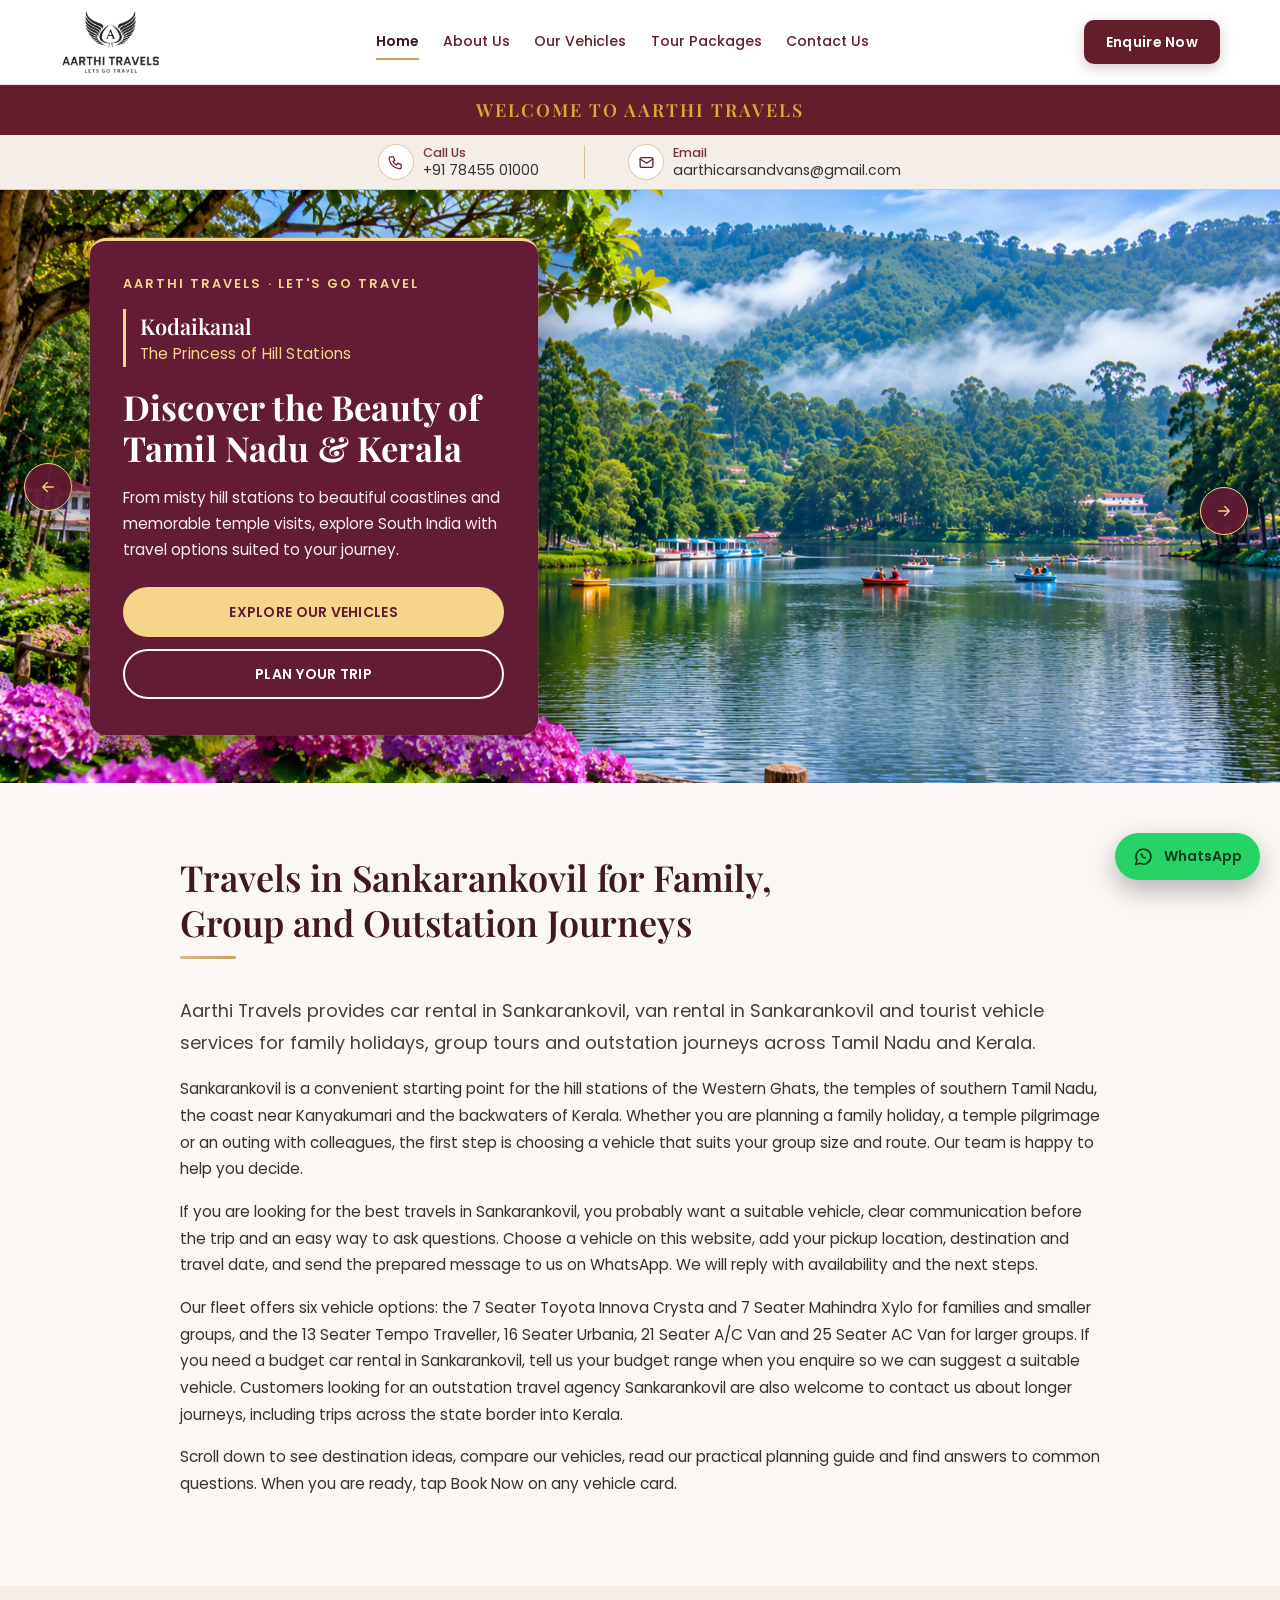
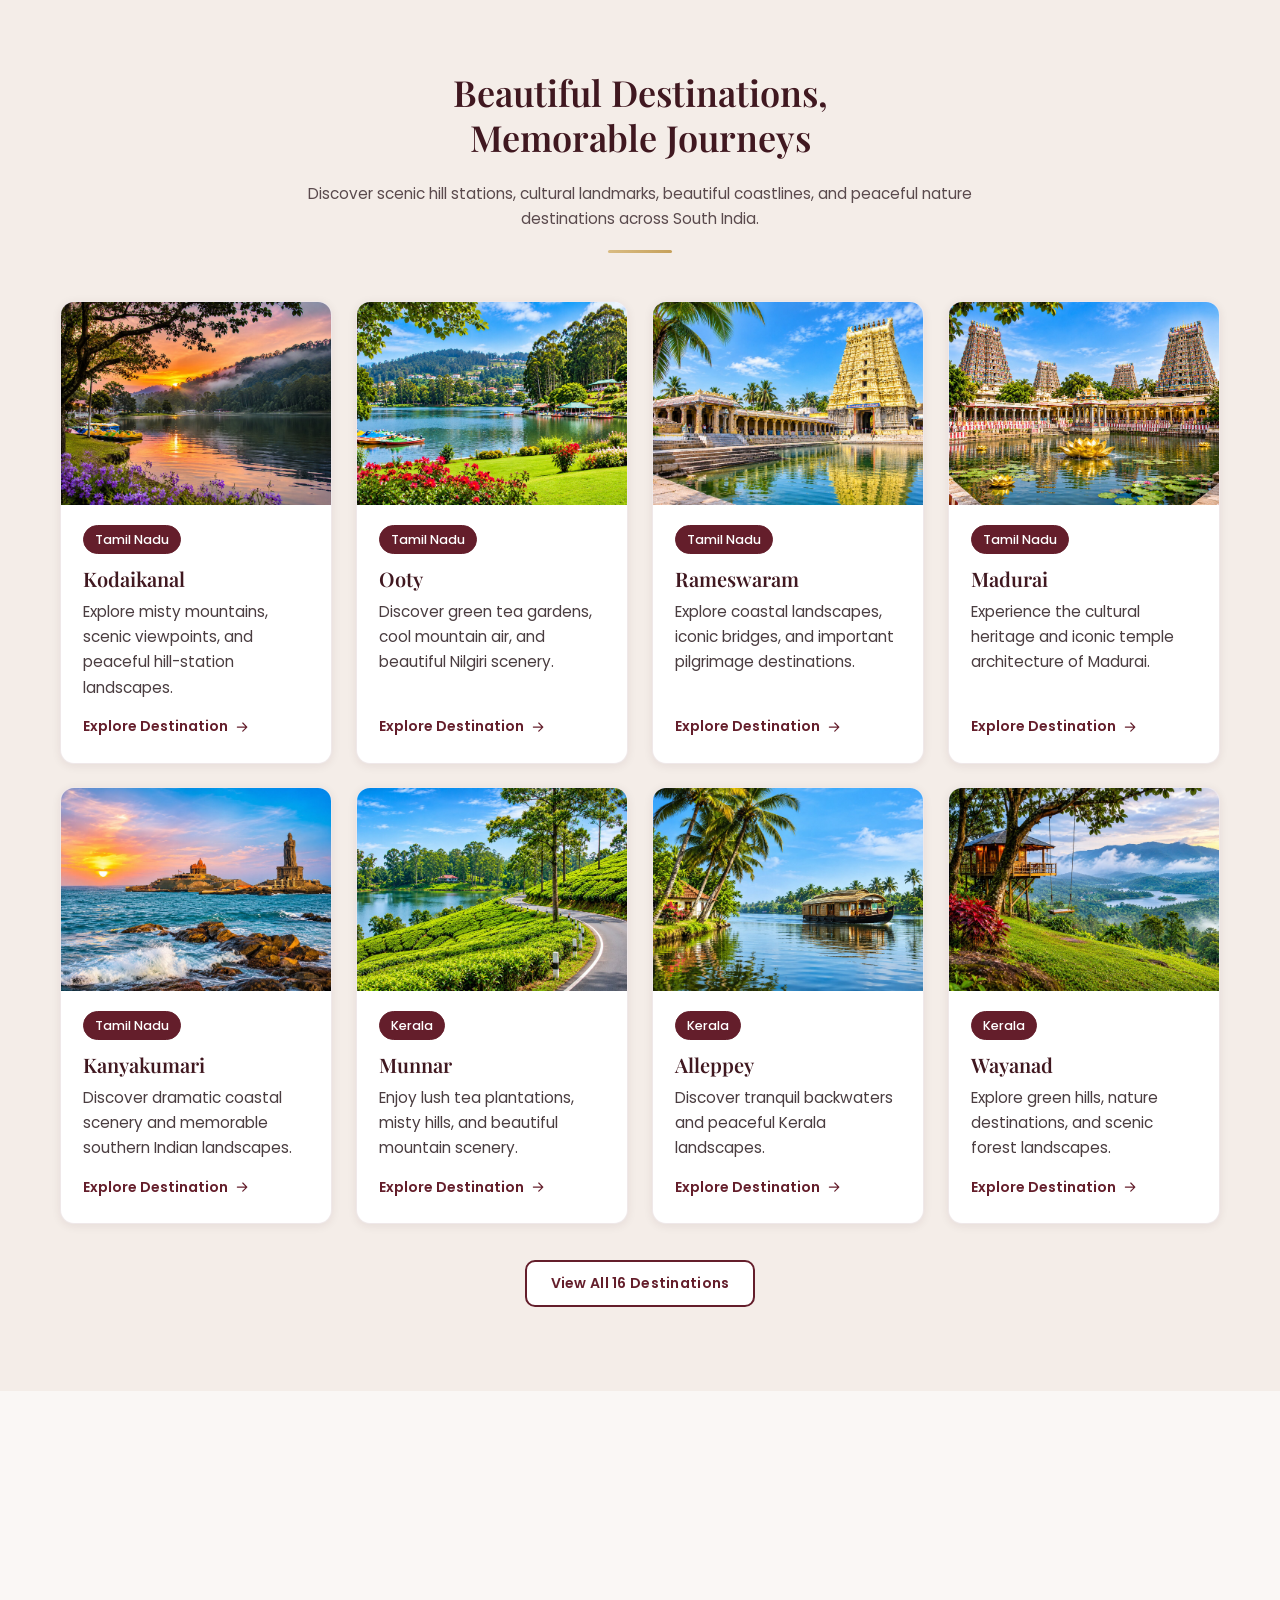
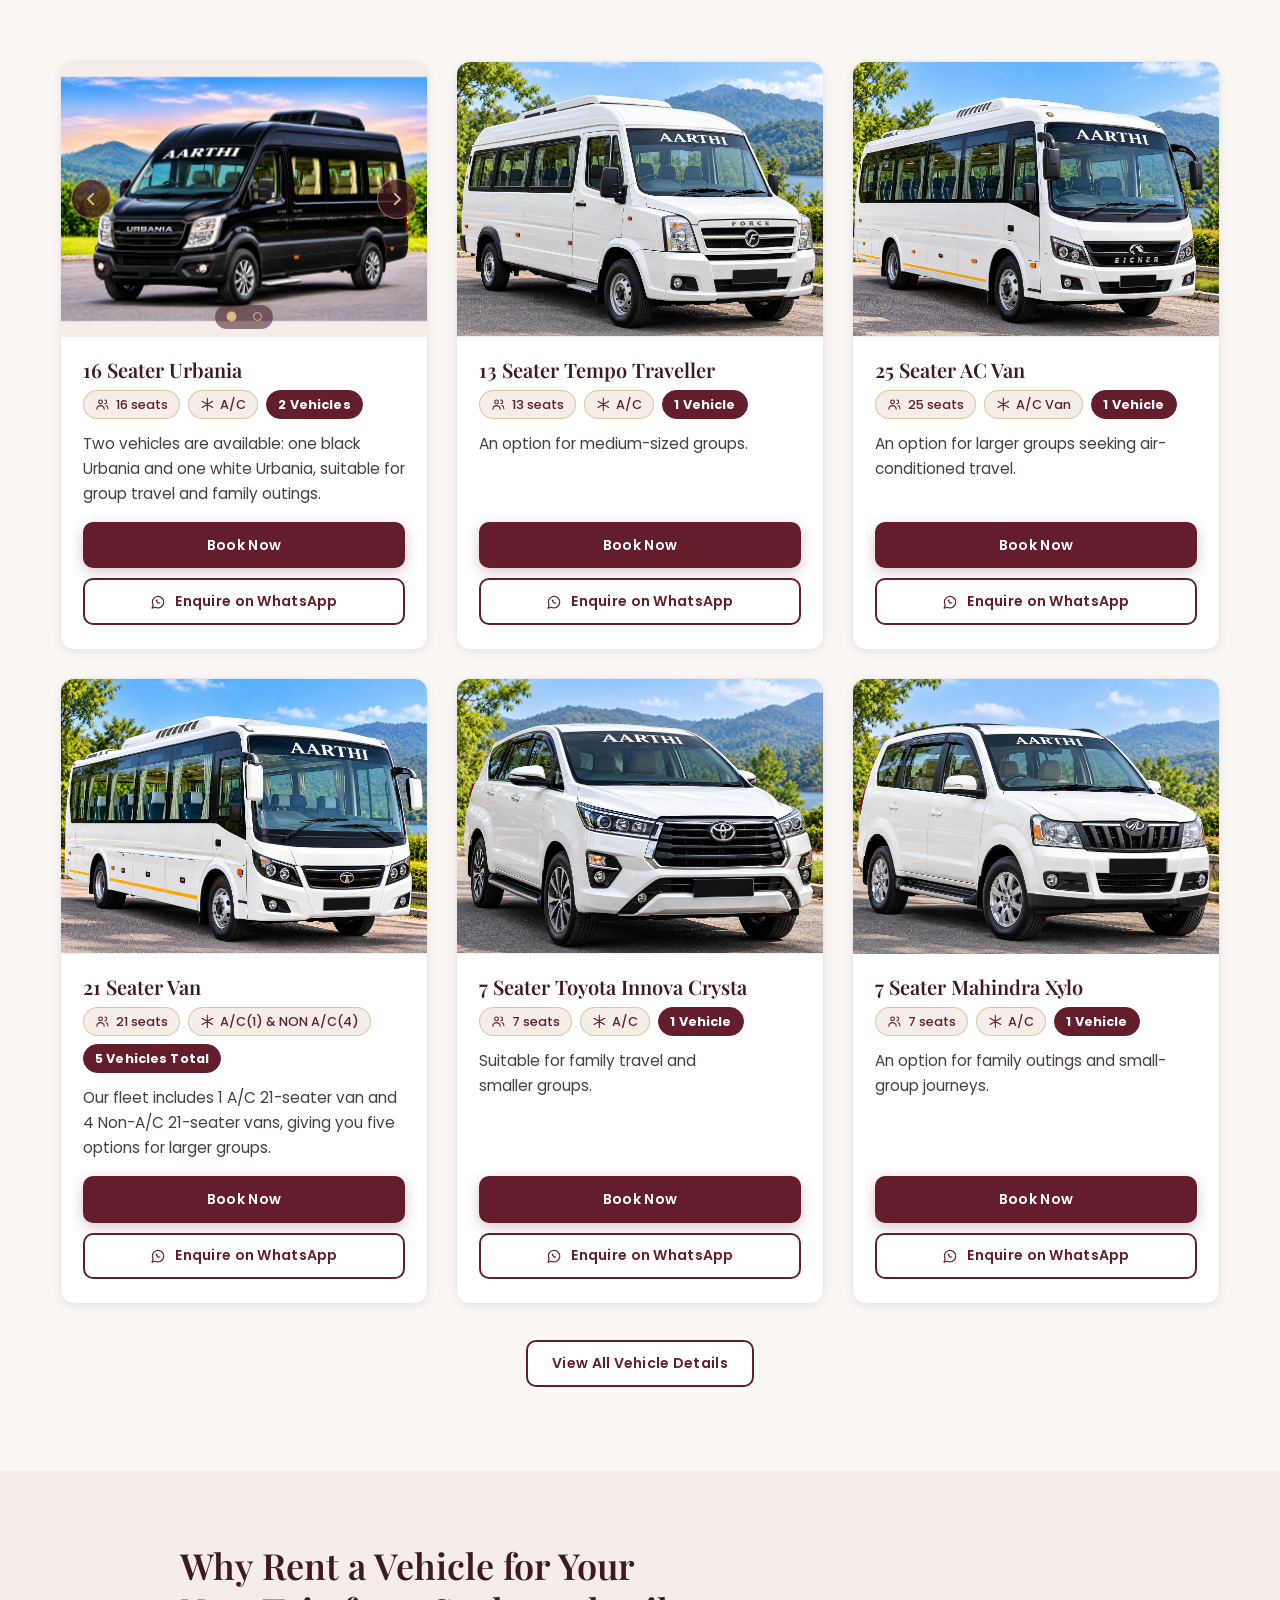
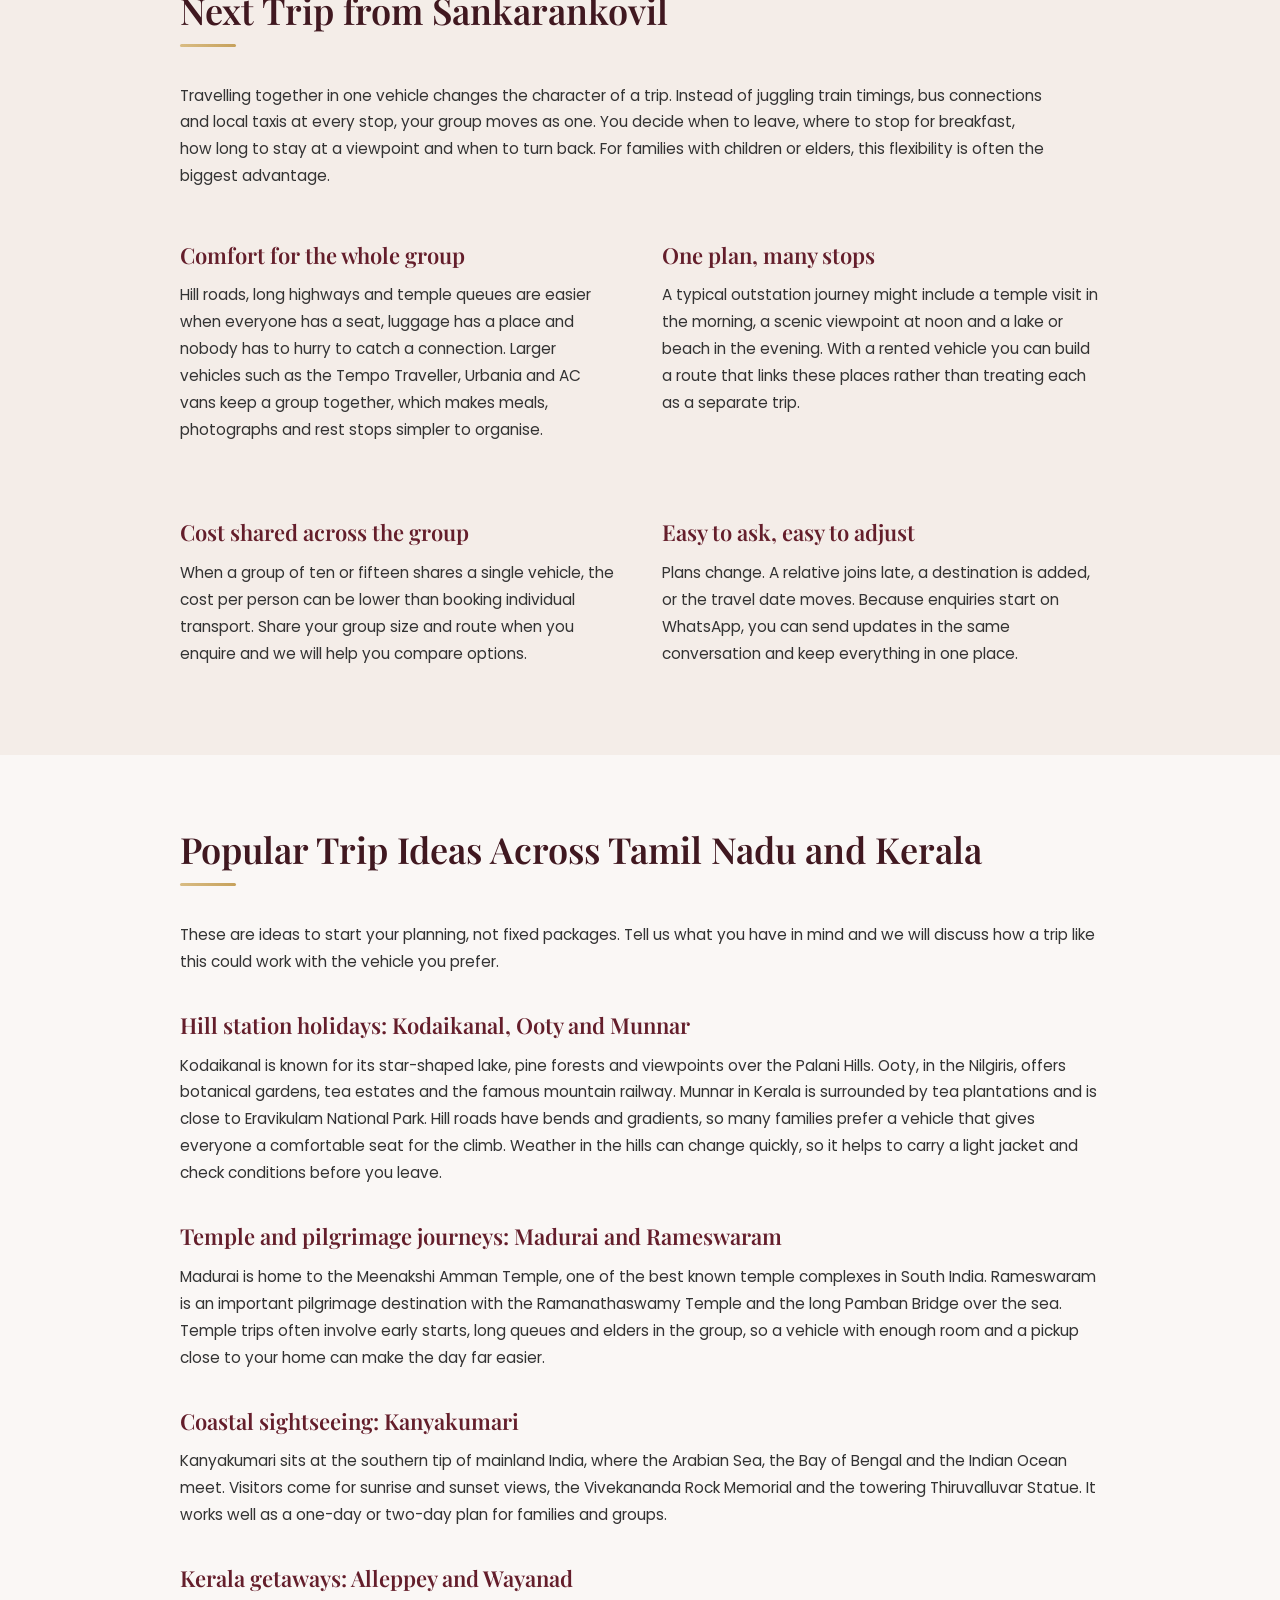
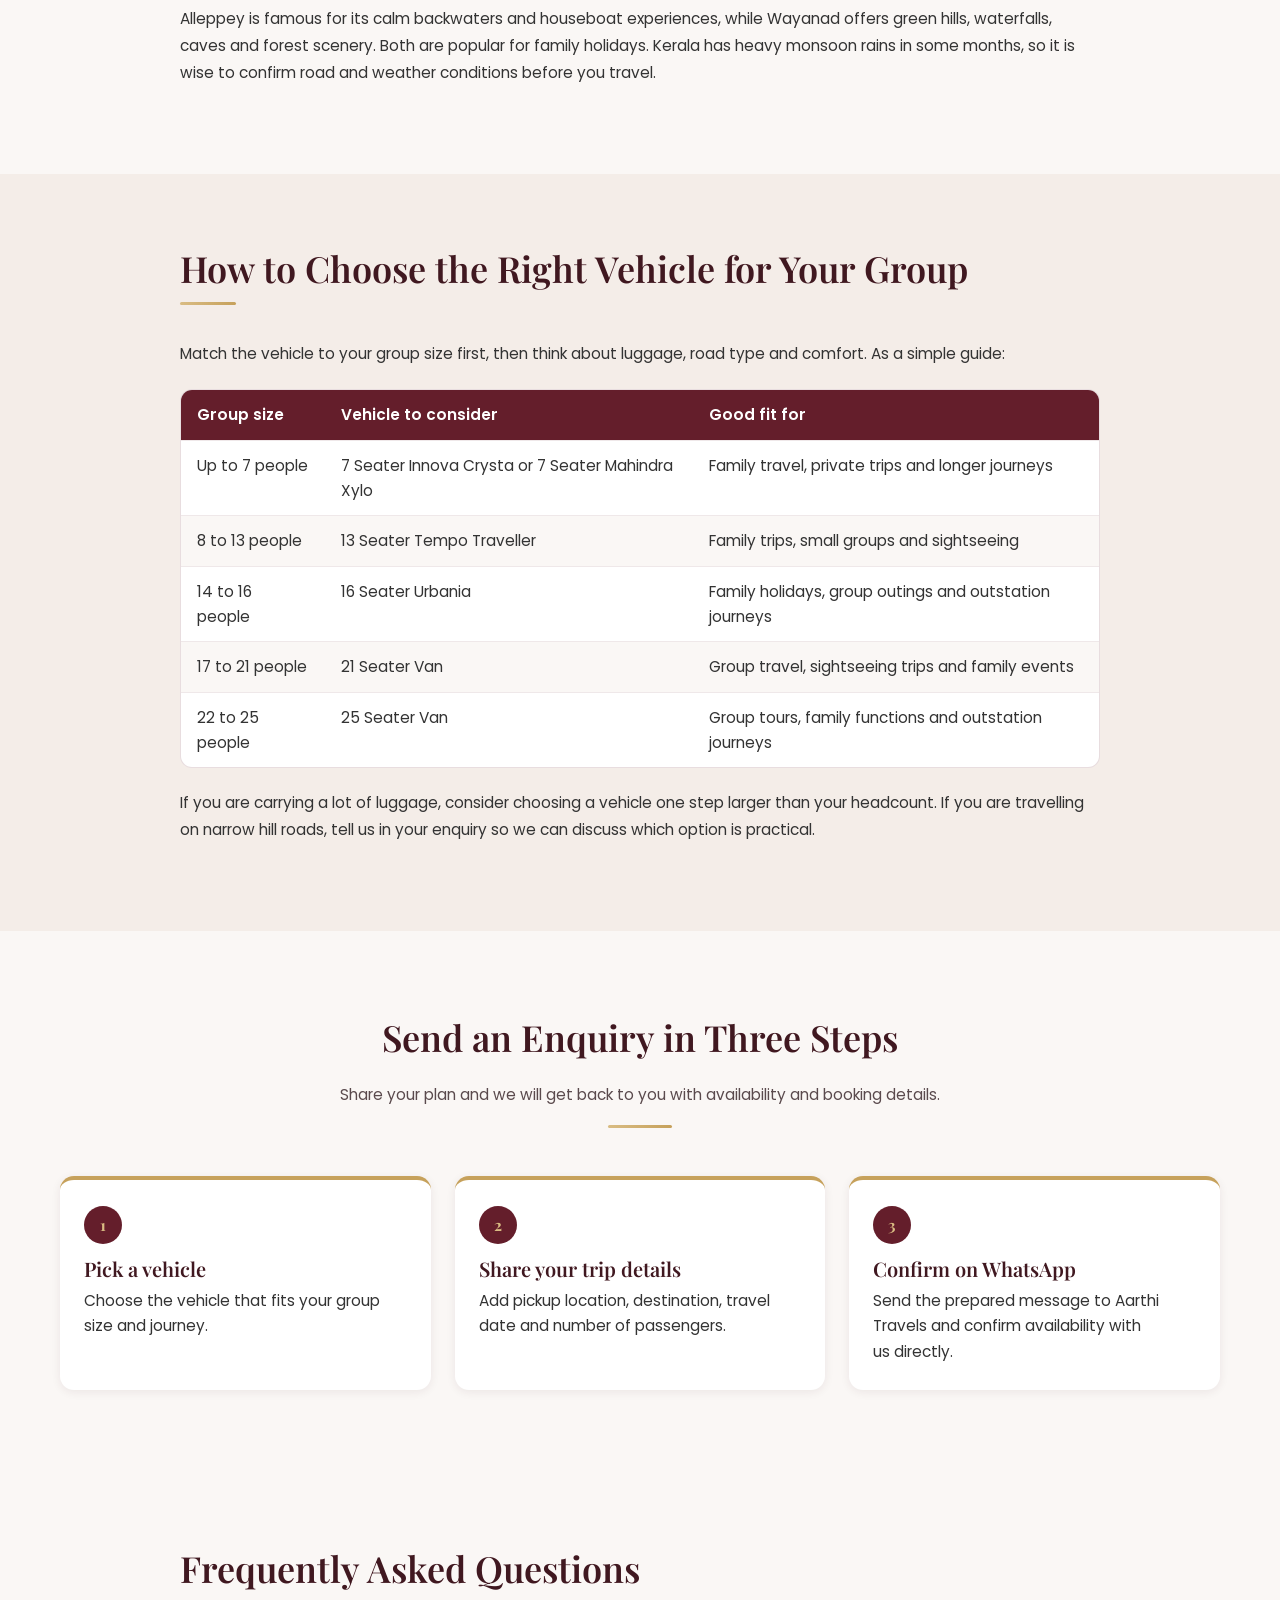
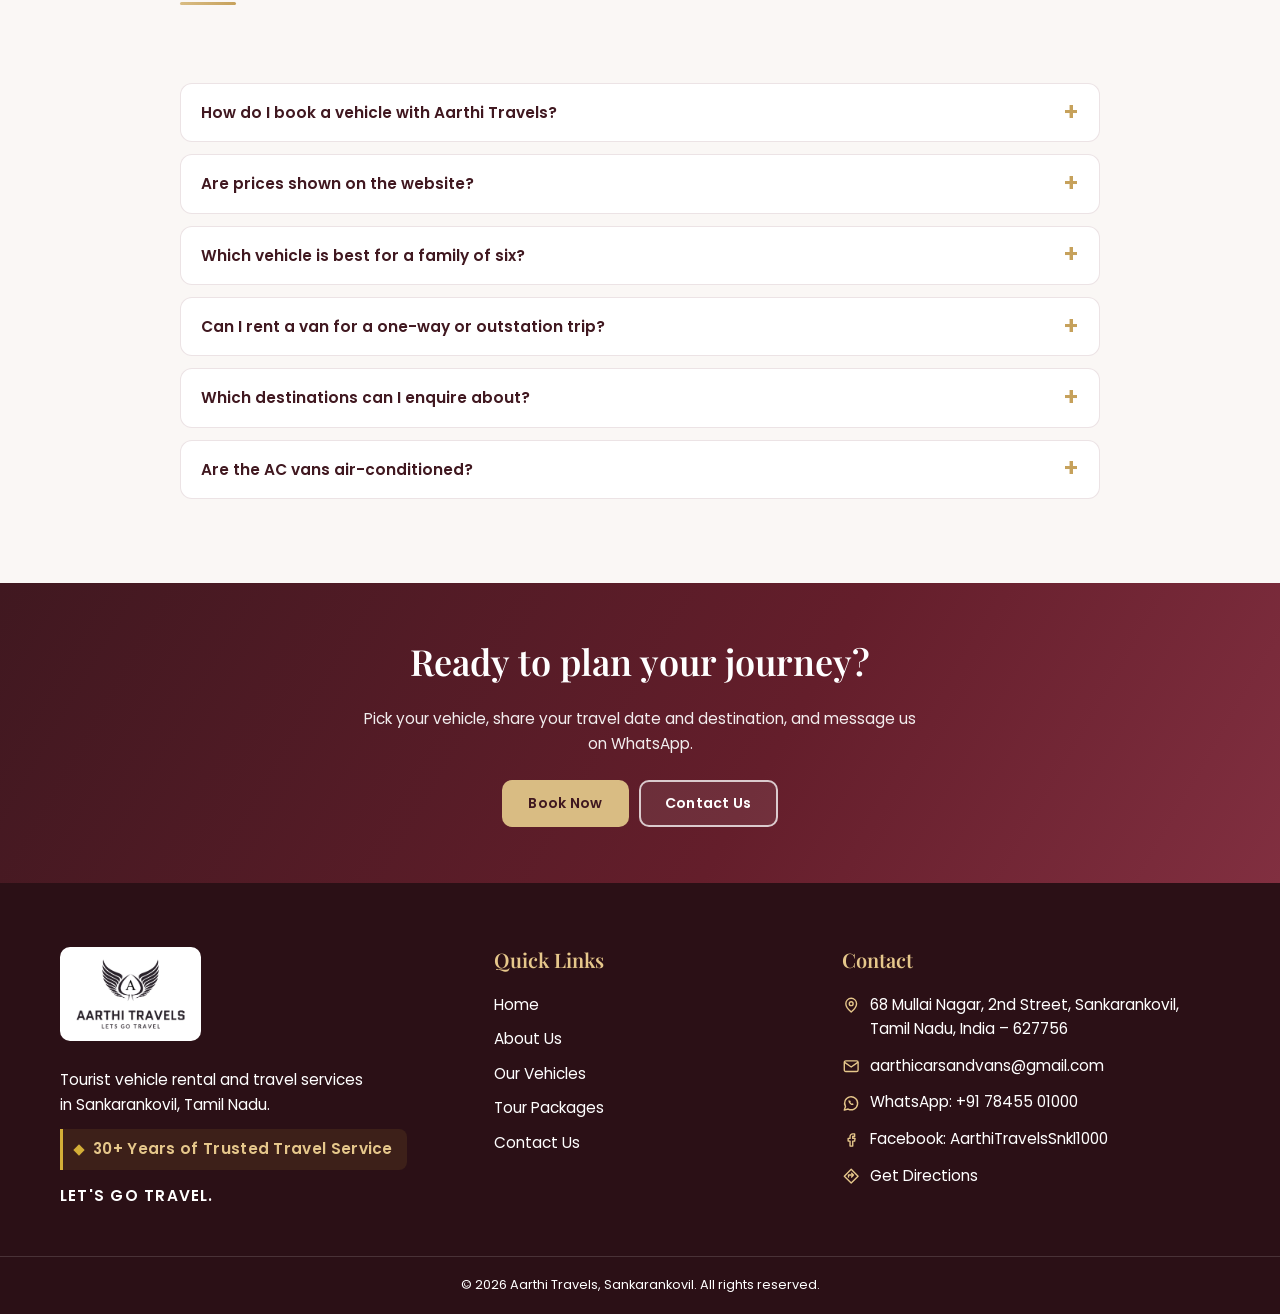
<file: index.html>
<!DOCTYPE html>
<html lang="en">
<head>
<meta charset="utf-8">
<meta name="viewport" content="width=device-width, initial-scale=1">
<title>Travels in Sankarankovil | Car &amp; Van Rental | Aarthi Travels</title>
<meta name="description" content="Aarthi Travels, Sankarankovil: car rental, van rental, Urbania and Tempo Traveller for family, group and outstation trips to Tamil Nadu and Kerala. Enquire on WhatsApp.">
<meta name="keywords" content="Travels in Sankarankovil, Best travels in Sankarankovil, Car rental in Sankarankovil, Van rental in Sankarankovil, Budget car rental in Sankarankovil, Outstation travel agency Sankarankovil">
<meta name="theme-color" content="#641E2B">
<meta property="og:type" content="website"><meta property="og:site_name" content="Aarthi Travels">
<meta property="og:title" content="Travels in Sankarankovil | Car &amp;amp; Van Rental | Aarthi Travels"><meta property="og:description" content="Aarthi Travels, Sankarankovil: car rental, van rental, Urbania and Tempo Traveller for family, group and outstation trips to Tamil Nadu and Kerala. Enquire on WhatsApp."><meta property="og:locale" content="en_IN">
<meta name="twitter:card" content="summary_large_image"><meta name="twitter:title" content="Travels in Sankarankovil | Car &amp;amp; Van Rental | Aarthi Travels"><meta name="twitter:description" content="Aarthi Travels, Sankarankovil: car rental, van rental, Urbania and Tempo Traveller for family, group and outstation trips to Tamil Nadu and Kerala. Enquire on WhatsApp.">
<!-- Add og:image / og:url / canonical once the production domain is known (see README). -->
<link rel="icon" type="image/svg+xml" href="images/icons/favicon.svg">
<link rel="preconnect" href="https://fonts.googleapis.com"><link rel="preconnect" href="https://fonts.gstatic.com" crossorigin>
<link href="https://fonts.googleapis.com/css2?family=Playfair+Display:wght@600;700&family=Poppins:wght@400;500;600&display=swap" rel="stylesheet">
<link rel="stylesheet" href="css/style.css?v=20261103"><link rel="stylesheet" href="css/responsive.css?v=20261103"><link rel="stylesheet" href="css/animations.css?v=20261103">
<script>document.documentElement.classList.add('js');setTimeout(function(){if(!window.__aarthiAnim)document.documentElement.classList.remove('js')},4000);</script>
<script type="application/ld+json">{"@context": "https://schema.org", "@type": "TravelAgency", "name": "Aarthi Travels", "slogan": "LETS GO TRAVEL", "description": "Tourist vehicle rental and travel service in Sankarankovil, Tamil Nadu — vans, Urbania, Tempo Traveller and 7-seater cars for family, group and outstation travel.", "email": "aarthicarsandvans@gmail.com", "telephone": "+917845501000", "address": {"@type": "PostalAddress", "streetAddress": "68 Mullai Nagar, 2nd Street", "addressLocality": "Sankarankovil", "addressRegion": "Tamil Nadu", "postalCode": "627756", "addressCountry": "IN"}, "areaServed": ["Tamil Nadu", "Kerala"], "sameAs": ["https://www.facebook.com/AarthiTravelsSnkl1000"]}</script>
</head>
<body>
<a class="skip-link" href="#main">Skip to main content</a>
<header class="site-header">
  <div class="container header-inner">
    <a class="logo" href="index.html" aria-label="Aarthi Travels — home"><img src="images/logo/aarthi-travels-logo.png" alt="Aarthi Travels logo — Lets Go Travel" width="585" height="382"></a>
    <button class="nav-toggle" type="button" aria-expanded="false" aria-controls="main-nav" aria-label="Open menu"><span class="bars"></span></button>
    <nav class="main-nav" id="main-nav" aria-label="Main navigation"><ul><li><a href="index.html" aria-current="page">Home</a></li><li><a href="about.html">About Us</a></li><li><a href="vehicles.html">Our Vehicles</a></li><li><a href="tour-packages.html">Tour Packages</a></li><li><a href="contact.html">Contact Us</a></li><li class="nav-cta-mobile"><button type="button" class="btn btn-primary" data-open-booking>Enquire Now</button></li></ul></nav>
    <div class="header-actions"><button type="button" class="btn btn-primary header-enquire" data-open-booking>Enquire Now</button></div>
  </div>
</header>
<div class="welcome-strip"><p>WELCOME TO AARTHI TRAVELS</p></div>
<div class="contact-bar"><div class="container"><div class="header-contact"><a class="hc hc-call" href="tel:+917845501000"><span class="hc-icon"><svg class="icon" viewBox="0 0 24 24" aria-hidden="true"><path d="M5 4h4l2 5-2.5 1.5a11 11 0 0 0 5 5L15 13l5 2v4a2 2 0 0 1-2 2A16 16 0 0 1 3 6a2 2 0 0 1 2-2z"/></svg></span><span class="hc-text"><span class="hc-label">Call Us</span><span class="hc-value">+91 78455 01000</span></span></a><a class="hc hc-mail" href="mailto:aarthicarsandvans@gmail.com"><span class="hc-icon"><svg class="icon" viewBox="0 0 24 24" aria-hidden="true"><rect x="3" y="5" width="18" height="14" rx="2"/><path d="M3 7l9 6 9-6"/></svg></span><span class="hc-text"><span class="hc-label">Email</span><span class="hc-value">aarthicarsandvans@<wbr>gmail.com</span></span></a></div></div></div>
<main id="main">
<section class="hero" aria-label="Featured South Indian destinations" data-hero-slider aria-roledescription="carousel">
  <div class="hero-media">
    <div class="hero-bg"><div class="hero-bg-stack"><div class="hero-bg-slide is-active" data-title="Kodaikanal" data-text="The Princess of Hill Stations"><img src="images/hero/hero-kodaikanal.jpg" alt="Kodaikanal landscape in South India" width="1920" height="1080" fetchpriority="high" decoding="async"></div><div class="hero-bg-slide" data-title="Munnar" data-text="The Green Paradise of Kerala"><img src="images/hero/hero-munnar.jpg" alt="Munnar landscape in South India" width="1920" height="1080" loading="lazy" decoding="async"></div><div class="hero-bg-slide" data-title="Rameswaram" data-text="The Sacred Island of Tamil Nadu"><img src="images/hero/hero-rameswaram.jpg" alt="Rameswaram landscape in South India" width="1920" height="1080" loading="lazy" decoding="async"></div><div class="hero-bg-slide" data-title="Ooty" data-text="The Queen of Hill Stations"><img src="images/hero/hero-ooty.jpg" alt="Ooty landscape in South India" width="1920" height="1080" loading="lazy" decoding="async"></div><div class="hero-bg-slide" data-title="Alleppey" data-text="The Venice of the East"><img src="images/hero/hero-alleppey.jpg" alt="Alleppey landscape in South India" width="1920" height="1080" loading="lazy" decoding="async"></div></div></div>
    <button type="button" class="hero-arrow prev" aria-label="Previous destination"><svg class="icon" viewBox="0 0 24 24" aria-hidden="true"><path d="M5 12h14M13 6l6 6-6 6"/></svg></button>
    <button type="button" class="hero-arrow next" aria-label="Next destination"><svg class="icon" viewBox="0 0 24 24" aria-hidden="true"><path d="M5 12h14M13 6l6 6-6 6"/></svg></button>
  </div>
  <div class="hero-panel">
    <div class="container hero-copy">
      <span class="hero-eyebrow">AARTHI TRAVELS · LET'S GO TRAVEL</span>
      <p class="slide-caption" aria-live="off"></p>
      <h1 id="hero-title">Discover the Beauty of Tamil Nadu &amp; Kerala</h1>
      <p class="hero-text">From misty hill stations to beautiful coastlines and memorable temple visits, explore South India with travel options suited to your journey.</p>
      <div class="hero-ctas"><a class="btn btn-gold" href="vehicles.html">EXPLORE OUR VEHICLES</a><a class="btn btn-ghost-light" href="contact.html">PLAN YOUR TRIP</a></div>
    </div>
  </div>
</section><section class="content-section"><div class="container"><h2>Travels in Sankarankovil for Family, Group and Outstation Journeys</h2>
<p class="lead">Aarthi Travels provides car rental in Sankarankovil, van rental in Sankarankovil and tourist vehicle services for family holidays, group tours and outstation journeys across Tamil Nadu and Kerala.</p>
<p>Sankarankovil is a convenient starting point for the hill stations of the Western Ghats, the temples of southern Tamil Nadu, the coast near Kanyakumari and the backwaters of Kerala. Whether you are planning a family holiday, a temple pilgrimage or an outing with colleagues, the first step is choosing a vehicle that suits your group size and route. Our team is happy to help you decide.</p>
<p>If you are looking for the best travels in Sankarankovil, you probably want a suitable vehicle, clear communication before the trip and an easy way to ask questions. Choose a vehicle on this website, add your pickup location, destination and travel date, and send the prepared message to us on WhatsApp. We will reply with availability and the next steps.</p>
<p>Our fleet offers six vehicle options: the 7 Seater Toyota Innova Crysta and 7 Seater Mahindra Xylo for families and smaller groups, and the 13 Seater Tempo Traveller, 16 Seater Urbania, 21 Seater A/C Van and 25 Seater AC Van for larger groups. If you need a budget car rental in Sankarankovil, tell us your budget range when you enquire so we can suggest a suitable vehicle. Customers looking for an outstation travel agency Sankarankovil are also welcome to contact us about longer journeys, including trips across the state border into Kerala.</p>
<p>Scroll down to see destination ideas, compare our vehicles, read our practical planning guide and find answers to common questions. When you are ready, tap Book Now on any vehicle card.</p></div></section>
<section class="section section-alt" id="destinations" aria-labelledby="dest-title"><div class="container">
  <div class="section-head reveal"><h2 id="dest-title">Beautiful Destinations, Memorable Journeys</h2><p>Discover scenic hill stations, cultural landmarks, beautiful coastlines, and peaceful nature destinations across South India.</p></div>
  <div class="grid grid-dest">
<article class="card tilt">
  <div class="card-img"><img src="images/destinations/kodaikanal.jpg" alt="Kodaikanal, Tamil Nadu — tourist destination" width="900" height="675" loading="lazy"></div>
  <div class="card-body">
    <ul class="chips"><li class="chip state">Tamil Nadu</li></ul>
    <h3>Kodaikanal</h3><p>Explore misty mountains, scenic viewpoints, and peaceful hill-station landscapes.</p><a class="link-arrow push" href="tour-packages.html#kodaikanal">Explore Destination <svg class="icon" viewBox="0 0 24 24" aria-hidden="true"><path d="M5 12h14M13 6l6 6-6 6"/></svg><span class="sr-only"> Kodaikanal</span></a>
  </div>
</article>
<article class="card tilt">
  <div class="card-img"><img src="images/destinations/ooty.jpg" alt="Ooty, Tamil Nadu — tourist destination" width="900" height="675" loading="lazy"></div>
  <div class="card-body">
    <ul class="chips"><li class="chip state">Tamil Nadu</li></ul>
    <h3>Ooty</h3><p>Discover green tea gardens, cool mountain air, and beautiful Nilgiri scenery.</p><a class="link-arrow push" href="tour-packages.html#ooty">Explore Destination <svg class="icon" viewBox="0 0 24 24" aria-hidden="true"><path d="M5 12h14M13 6l6 6-6 6"/></svg><span class="sr-only"> Ooty</span></a>
  </div>
</article>
<article class="card tilt">
  <div class="card-img"><img src="images/destinations/rameswaram.jpg" alt="Rameswaram, Tamil Nadu — tourist destination" width="900" height="675" loading="lazy"></div>
  <div class="card-body">
    <ul class="chips"><li class="chip state">Tamil Nadu</li></ul>
    <h3>Rameswaram</h3><p>Explore coastal landscapes, iconic bridges, and important pilgrimage destinations.</p><a class="link-arrow push" href="tour-packages.html#rameswaram">Explore Destination <svg class="icon" viewBox="0 0 24 24" aria-hidden="true"><path d="M5 12h14M13 6l6 6-6 6"/></svg><span class="sr-only"> Rameswaram</span></a>
  </div>
</article>
<article class="card tilt">
  <div class="card-img"><img src="images/destinations/madurai.jpg" alt="Madurai, Tamil Nadu — tourist destination" width="900" height="675" loading="lazy"></div>
  <div class="card-body">
    <ul class="chips"><li class="chip state">Tamil Nadu</li></ul>
    <h3>Madurai</h3><p>Experience the cultural heritage and iconic temple architecture of Madurai.</p><a class="link-arrow push" href="tour-packages.html#madurai">Explore Destination <svg class="icon" viewBox="0 0 24 24" aria-hidden="true"><path d="M5 12h14M13 6l6 6-6 6"/></svg><span class="sr-only"> Madurai</span></a>
  </div>
</article>
<article class="card tilt">
  <div class="card-img"><img src="images/destinations/kanyakumari.jpg" alt="Kanyakumari, Tamil Nadu — tourist destination" width="900" height="675" loading="lazy"></div>
  <div class="card-body">
    <ul class="chips"><li class="chip state">Tamil Nadu</li></ul>
    <h3>Kanyakumari</h3><p>Discover dramatic coastal scenery and memorable southern Indian landscapes.</p><a class="link-arrow push" href="tour-packages.html#kanyakumari">Explore Destination <svg class="icon" viewBox="0 0 24 24" aria-hidden="true"><path d="M5 12h14M13 6l6 6-6 6"/></svg><span class="sr-only"> Kanyakumari</span></a>
  </div>
</article>
<article class="card tilt">
  <div class="card-img"><img src="images/destinations/munnar.jpg" alt="Munnar, Kerala — tourist destination" width="900" height="675" loading="lazy"></div>
  <div class="card-body">
    <ul class="chips"><li class="chip state">Kerala</li></ul>
    <h3>Munnar</h3><p>Enjoy lush tea plantations, misty hills, and beautiful mountain scenery.</p><a class="link-arrow push" href="tour-packages.html#munnar">Explore Destination <svg class="icon" viewBox="0 0 24 24" aria-hidden="true"><path d="M5 12h14M13 6l6 6-6 6"/></svg><span class="sr-only"> Munnar</span></a>
  </div>
</article>
<article class="card tilt">
  <div class="card-img"><img src="images/destinations/alleppey.jpg" alt="Alleppey, Kerala — tourist destination" width="900" height="675" loading="lazy"></div>
  <div class="card-body">
    <ul class="chips"><li class="chip state">Kerala</li></ul>
    <h3>Alleppey</h3><p>Discover tranquil backwaters and peaceful Kerala landscapes.</p><a class="link-arrow push" href="tour-packages.html#alleppey">Explore Destination <svg class="icon" viewBox="0 0 24 24" aria-hidden="true"><path d="M5 12h14M13 6l6 6-6 6"/></svg><span class="sr-only"> Alleppey</span></a>
  </div>
</article>
<article class="card tilt">
  <div class="card-img"><img src="images/destinations/wayanad.jpg" alt="Wayanad, Kerala — tourist destination" width="900" height="675" loading="lazy"></div>
  <div class="card-body">
    <ul class="chips"><li class="chip state">Kerala</li></ul>
    <h3>Wayanad</h3><p>Explore green hills, nature destinations, and scenic forest landscapes.</p><a class="link-arrow push" href="tour-packages.html#wayanad">Explore Destination <svg class="icon" viewBox="0 0 24 24" aria-hidden="true"><path d="M5 12h14M13 6l6 6-6 6"/></svg><span class="sr-only"> Wayanad</span></a>
  </div>
</article>
  </div>
  <p class="section-foot"><a class="btn btn-outline" href="tour-packages.html">View All 16 Destinations</a></p>
</div></section>

<section class="section" id="vehicles" aria-labelledby="veh-title"><div class="container">
  <div class="section-head reveal"><h2 id="veh-title">Choose the Right Vehicle for Your Journey</h2><p>Explore our vehicle options for family holidays, group travel, sightseeing, and outstation journeys.</p></div>
  <div class="grid grid-vehicles"><article class="card tilt">
  <div class="card-img urbania-slider" data-urbania-slider role="group" aria-roledescription="carousel" aria-label="16 Seater Urbania photos">
    <figure class="us-slide is-active" aria-hidden="false"><img src="images/vehicles/urbania-black.png" alt="Black 16 Seater Urbania available for rental from Aarthi Travels, Sankarankovil" width="900" height="675" decoding="async"></figure>
    <figure class="us-slide" aria-hidden="true"><img src="images/vehicles/urbania-white.png" alt="White 16 Seater Urbania available for rental from Aarthi Travels, Sankarankovil" width="900" height="675" loading="lazy" decoding="async"></figure>
    <button type="button" class="us-arrow us-prev" aria-label="Previous Urbania photo"><svg viewBox="0 0 24 24" aria-hidden="true" focusable="false"><path d="M15 5l-7 7 7 7"/></svg></button>
    <button type="button" class="us-arrow us-next" aria-label="Next Urbania photo"><svg viewBox="0 0 24 24" aria-hidden="true" focusable="false"><path d="M9 5l7 7-7 7"/></svg></button>
    <div class="us-dots"><button type="button" class="us-dot is-active" aria-label="Show black Urbania" aria-current="true"></button><button type="button" class="us-dot" aria-label="Show white Urbania"></button></div>
  </div>
  <div class="card-body">
    <h3>16 Seater Urbania</h3>
    <ul class="chips"><li class="chip"><svg class="icon" viewBox="0 0 24 24" aria-hidden="true"><circle cx="9" cy="8" r="3"/><path d="M3 20c0-3.300 2.700-6 6-6s6 2.700 6 6"/><path d="M16 5a3 3 0 0 1 0 6M18 14c2 .6 3 2.400 3 5"/></svg> 16 seats</li><li class="chip"><svg class="icon" viewBox="0 0 24 24" aria-hidden="true"><path d="M12 2v20M3.300 7l17.400 10M3.300 17L20.700 7"/></svg>A/C</li><li class="chip state fleet-count">2 Vehicles</li></ul>
    <p>Two vehicles are available: one black Urbania and one white Urbania, suitable for group travel and family outings.</p>
    <div class="card-actions push">
      <button type="button" class="btn btn-primary" data-open-booking data-vehicle="16 Seater Urbania" aria-label="Book Now: 16 Seater Urbania">Book Now</button>
      <a class="btn btn-outline" href="https://wa.me/917845501000?text=Hello%20Aarthi%20Travels%2C%20I%20would%20like%20to%20enquire%20about%20booking%20the%2016%20Seater%20Urbania.%20Please%20share%20the%20availability%20and%20booking%20details." target="_blank" rel="noopener" aria-label="Enquire on WhatsApp about the 16 Seater Urbania"><svg class="icon" viewBox="0 0 24 24" aria-hidden="true"><path d="M3 21l1.6-4.6A8.5 8.5 0 1 1 8 19.6z"/><path class="fill" d="M9.2 7.8c-.4.4-.9 1-.7 2 .3 1.5 1.7 3.2 3.2 4.1 1.1.6 2 .6 2.600.3.5-.3.9-.9.9-1.200l-1.700-.9-.7.6a3.400 3.400 0 0 1-1.900-1.800l.6-.7-.9-1.700c-.4 0-1.100.1-1.400.3z"/></svg> Enquire on WhatsApp</a>
    </div>
  </div>
</article>
<article class="card tilt">
  <div class="card-img"><img src="images/vehicles/13-seater-tempo-traveller.jpg" alt="13 Seater Tempo Traveller available for rental from Aarthi Travels, Sankarankovil" width="900" height="675" loading="lazy"></div>
  <div class="card-body">
    <h3>13 Seater Tempo Traveller</h3>
    <ul class="chips"><li class="chip"><svg class="icon" viewBox="0 0 24 24" aria-hidden="true"><circle cx="9" cy="8" r="3"/><path d="M3 20c0-3.300 2.700-6 6-6s6 2.700 6 6"/><path d="M16 5a3 3 0 0 1 0 6M18 14c2 .6 3 2.400 3 5"/></svg> 13 seats</li><li class="chip"><svg class="icon" viewBox="0 0 24 24" aria-hidden="true"><path d="M12 2v20M3.300 7l17.400 10M3.300 17L20.700 7"/></svg>A/C</li><li class="chip state fleet-count">1 Vehicle</li></ul>
    <p>An option for medium-sized groups.</p>
    <div class="card-actions push">
      <button type="button" class="btn btn-primary" data-open-booking data-vehicle="13 Seater Tempo Traveller" aria-label="Book Now: 13 Seater Tempo Traveller">Book Now</button>
      <a class="btn btn-outline" href="https://wa.me/917845501000?text=Hello%20Aarthi%20Travels%2C%20I%20would%20like%20to%20enquire%20about%20booking%20the%2013%20Seater%20Tempo%20Traveller.%20Please%20share%20the%20availability%20and%20booking%20details." target="_blank" rel="noopener" aria-label="Enquire on WhatsApp about the 13 Seater Tempo Traveller"><svg class="icon" viewBox="0 0 24 24" aria-hidden="true"><path d="M3 21l1.6-4.6A8.5 8.5 0 1 1 8 19.6z"/><path class="fill" d="M9.2 7.8c-.4.4-.9 1-.7 2 .3 1.5 1.7 3.2 3.2 4.1 1.1.6 2 .6 2.600.3.5-.3.9-.9.9-1.200l-1.700-.9-.7.6a3.400 3.400 0 0 1-1.900-1.800l.6-.7-.9-1.700c-.4 0-1.100.1-1.400.3z"/></svg> Enquire on WhatsApp</a>
    </div>
  </div>
</article>
<article class="card tilt">
  <div class="card-img"><img src="images/vehicles/25-seater-ac-van.jpg" alt="25 Seater AC Van available for rental from Aarthi Travels, Sankarankovil" width="900" height="675" loading="lazy"></div>
  <div class="card-body">
    <h3>25 Seater AC Van</h3>
    <ul class="chips"><li class="chip"><svg class="icon" viewBox="0 0 24 24" aria-hidden="true"><circle cx="9" cy="8" r="3"/><path d="M3 20c0-3.300 2.700-6 6-6s6 2.700 6 6"/><path d="M16 5a3 3 0 0 1 0 6M18 14c2 .6 3 2.400 3 5"/></svg> 25 seats</li><li class="chip"><svg class="icon" viewBox="0 0 24 24" aria-hidden="true"><path d="M12 2v20M3.300 7l17.400 10M3.300 17L20.700 7"/></svg> A/C Van</li><li class="chip state fleet-count">1 Vehicle</li></ul>
    <p>An option for larger groups seeking air-conditioned travel.</p>
    <div class="card-actions push">
      <button type="button" class="btn btn-primary" data-open-booking data-vehicle="25 Seater AC Van" aria-label="Book Now: 25 Seater AC Van">Book Now</button>
      <a class="btn btn-outline" href="https://wa.me/917845501000?text=Hello%20Aarthi%20Travels%2C%20I%20would%20like%20to%20enquire%20about%20booking%20the%2025%20Seater%20AC%20Van.%20Please%20share%20the%20availability%20and%20booking%20details." target="_blank" rel="noopener" aria-label="Enquire on WhatsApp about the 25 Seater AC Van"><svg class="icon" viewBox="0 0 24 24" aria-hidden="true"><path d="M3 21l1.6-4.6A8.5 8.5 0 1 1 8 19.6z"/><path class="fill" d="M9.2 7.8c-.4.4-.9 1-.7 2 .3 1.5 1.7 3.2 3.2 4.1 1.1.6 2 .6 2.600.3.5-.3.9-.9.9-1.200l-1.700-.9-.7.6a3.400 3.400 0 0 1-1.900-1.800l.6-.7-.9-1.700c-.4 0-1.100.1-1.400.3z"/></svg> Enquire on WhatsApp</a>
    </div>
  </div>
</article>
<article class="card tilt">
  <div class="card-img"><img src="images/vehicles/21-seater-van.jpg" alt="21 Seater Van available in A/C and Non-A/C options from Aarthi Travels, Sankarankovil" width="900" height="675" loading="lazy"></div>
  <div class="card-body">
    <h3>21 Seater Van</h3>
    <ul class="chips"><li class="chip"><svg class="icon" viewBox="0 0 24 24" aria-hidden="true"><circle cx="9" cy="8" r="3"/><path d="M3 20c0-3.300 2.700-6 6-6s6 2.700 6 6"/><path d="M16 5a3 3 0 0 1 0 6M18 14c2 .6 3 2.400 3 5"/></svg> 21 seats</li><li class="chip"><svg class="icon" viewBox="0 0 24 24" aria-hidden="true"><path d="M12 2v20M3.300 7l17.400 10M3.300 17L20.700 7"/></svg> A/C(1) & NON A/C(4)</li><li class="chip state fleet-count">5 Vehicles Total</li></ul>
    <p>Our fleet includes 1 A/C 21-seater van and 4 Non-A/C 21-seater vans, giving you five options for larger groups.</p>
    <div class="card-actions push">
      <button type="button" class="btn btn-primary" data-open-booking data-vehicle="21 Seater Van (A/C or Non-A/C)" aria-label="Book Now: 21 Seater Van">Book Now</button>
      <a class="btn btn-outline" href="https://wa.me/917845501000?text=Hello%20Aarthi%20Travels%2C%20I%20would%20like%20to%20enquire%20about%20booking%20the%2021%20Seater%20Van.%20Please%20share%20the%20availability%20and%20booking%20details." target="_blank" rel="noopener" aria-label="Enquire on WhatsApp about the 21 Seater Van"><svg class="icon" viewBox="0 0 24 24" aria-hidden="true"><path d="M3 21l1.6-4.6A8.5 8.5 0 1 1 8 19.6z"/><path class="fill" d="M9.2 7.8c-.4.4-.9 1-.7 2 .3 1.5 1.7 3.2 3.2 4.1 1.1.6 2 .6 2.600.3.5-.3.9-.9.9-1.200l-1.700-.9-.7.6a3.400 3.400 0 0 1-1.900-1.800l.6-.7-.9-1.700c-.4 0-1.100.1-1.400.3z"/></svg> Enquire on WhatsApp</a>
    </div>
  </div>
</article>
<article class="card tilt">
  <div class="card-img"><img src="images/vehicles/7-seater-innova-crysta.jpg" alt="7 Seater Toyota Innova Crysta available for rental from Aarthi Travels, Sankarankovil" width="900" height="675" loading="lazy"></div>
  <div class="card-body">
    <h3>7 Seater Toyota Innova Crysta</h3>
    <ul class="chips"><li class="chip"><svg class="icon" viewBox="0 0 24 24" aria-hidden="true"><circle cx="9" cy="8" r="3"/><path d="M3 20c0-3.300 2.700-6 6-6s6 2.700 6 6"/><path d="M16 5a3 3 0 0 1 0 6M18 14c2 .6 3 2.400 3 5"/></svg> 7 seats</li><li class="chip"><svg class="icon" viewBox="0 0 24 24" aria-hidden="true"><path d="M12 2v20M3.300 7l17.400 10M3.300 17L20.700 7"/></svg>A/C</li><li class="chip state fleet-count">1 Vehicle</li></ul>
    <p>Suitable for family travel and smaller groups.</p>
    <div class="card-actions push">
      <button type="button" class="btn btn-primary" data-open-booking data-vehicle="7 Seater Innova Crysta" aria-label="Book Now: 7 Seater Innova Crysta">Book Now</button>
      <a class="btn btn-outline" href="https://wa.me/917845501000?text=Hello%20Aarthi%20Travels%2C%20I%20would%20like%20to%20enquire%20about%20booking%20the%207%20Seater%20Innova%20Crysta.%20Please%20share%20the%20availability%20and%20booking%20details." target="_blank" rel="noopener" aria-label="Enquire on WhatsApp about the 7 Seater Innova Crysta"><svg class="icon" viewBox="0 0 24 24" aria-hidden="true"><path d="M3 21l1.6-4.6A8.5 8.5 0 1 1 8 19.6z"/><path class="fill" d="M9.2 7.8c-.4.4-.9 1-.7 2 .3 1.5 1.7 3.2 3.2 4.1 1.1.6 2 .6 2.600.3.5-.3.9-.9.9-1.200l-1.700-.9-.7.6a3.400 3.400 0 0 1-1.900-1.800l.6-.7-.9-1.700c-.4 0-1.100.1-1.400.3z"/></svg> Enquire on WhatsApp</a>
    </div>
  </div>
</article>
<article class="card tilt">
  <div class="card-img"><img src="images/vehicles/7-seater-mahindra-xylo.jpg" alt="7 Seater Mahindra Xylo available for rental from Aarthi Travels, Sankarankovil" width="900" height="675" loading="lazy"></div>
  <div class="card-body">
    <h3>7 Seater Mahindra Xylo</h3>
    <ul class="chips"><li class="chip"><svg class="icon" viewBox="0 0 24 24" aria-hidden="true"><circle cx="9" cy="8" r="3"/><path d="M3 20c0-3.300 2.700-6 6-6s6 2.700 6 6"/><path d="M16 5a3 3 0 0 1 0 6M18 14c2 .6 3 2.400 3 5"/></svg> 7 seats</li><li class="chip"><svg class="icon" viewBox="0 0 24 24" aria-hidden="true"><path d="M12 2v20M3.300 7l17.400 10M3.300 17L20.700 7"/></svg>A/C</li><li class="chip state fleet-count">1 Vehicle</li></ul>
    <p>An option for family outings and small-group journeys.</p>
    <div class="card-actions push">
      <button type="button" class="btn btn-primary" data-open-booking data-vehicle="7 Seater Mahindra Xylo" aria-label="Book Now: 7 Seater Mahindra Xylo">Book Now</button>
      <a class="btn btn-outline" href="https://wa.me/917845501000?text=Hello%20Aarthi%20Travels%2C%20I%20would%20like%20to%20enquire%20about%20booking%20the%207%20Seater%20Mahindra%20Xylo.%20Please%20share%20the%20availability%20and%20booking%20details." target="_blank" rel="noopener" aria-label="Enquire on WhatsApp about the 7 Seater Mahindra Xylo"><svg class="icon" viewBox="0 0 24 24" aria-hidden="true"><path d="M3 21l1.6-4.6A8.5 8.5 0 1 1 8 19.6z"/><path class="fill" d="M9.2 7.8c-.4.4-.9 1-.7 2 .3 1.5 1.7 3.2 3.2 4.1 1.1.6 2 .6 2.600.3.5-.3.9-.9.9-1.200l-1.700-.9-.7.6a3.400 3.400 0 0 1-1.900-1.800l.6-.7-.9-1.700c-.4 0-1.100.1-1.400.3z"/></svg> Enquire on WhatsApp</a>
    </div>
  </div>
</article></div>
  <p class="section-foot"><a class="btn btn-outline" href="vehicles.html">View All Vehicle Details</a></p>
</div></section>
<section class="content-section alt"><div class="container"><h2>Why Rent a Vehicle for Your Next Trip from Sankarankovil</h2>
<p>Travelling together in one vehicle changes the character of a trip. Instead of juggling train timings, bus connections and local taxis at every stop, your group moves as one. You decide when to leave, where to stop for breakfast, how long to stay at a viewpoint and when to turn back. For families with children or elders, this flexibility is often the biggest advantage.</p>
<div class="two-col">
<div><h3>Comfort for the whole group</h3><p>Hill roads, long highways and temple queues are easier when everyone has a seat, luggage has a place and nobody has to hurry to catch a connection. Larger vehicles such as the Tempo Traveller, Urbania and AC vans keep a group together, which makes meals, photographs and rest stops simpler to organise.</p></div>
<div><h3>One plan, many stops</h3><p>A typical outstation journey might include a temple visit in the morning, a scenic viewpoint at noon and a lake or beach in the evening. With a rented vehicle you can build a route that links these places rather than treating each as a separate trip.</p></div>
<div><h3>Cost shared across the group</h3><p>When a group of ten or fifteen shares a single vehicle, the cost per person can be lower than booking individual transport. Share your group size and route when you enquire and we will help you compare options.</p></div>
<div><h3>Easy to ask, easy to adjust</h3><p>Plans change. A relative joins late, a destination is added, or the travel date moves. Because enquiries start on WhatsApp, you can send updates in the same conversation and keep everything in one place.</p></div>
</div></div></section><section class="content-section"><div class="container"><h2>Popular Trip Ideas Across Tamil Nadu and Kerala</h2>
<p>These are ideas to start your planning, not fixed packages. Tell us what you have in mind and we will discuss how a trip like this could work with the vehicle you prefer.</p>
<h3>Hill station holidays: Kodaikanal, Ooty and Munnar</h3>
<p>Kodaikanal is known for its star-shaped lake, pine forests and viewpoints over the Palani Hills. Ooty, in the Nilgiris, offers botanical gardens, tea estates and the famous mountain railway. Munnar in Kerala is surrounded by tea plantations and is close to Eravikulam National Park. Hill roads have bends and gradients, so many families prefer a vehicle that gives everyone a comfortable seat for the climb. Weather in the hills can change quickly, so it helps to carry a light jacket and check conditions before you leave.</p>
<h3>Temple and pilgrimage journeys: Madurai and Rameswaram</h3>
<p>Madurai is home to the Meenakshi Amman Temple, one of the best known temple complexes in South India. Rameswaram is an important pilgrimage destination with the Ramanathaswamy Temple and the long Pamban Bridge over the sea. Temple trips often involve early starts, long queues and elders in the group, so a vehicle with enough room and a pickup close to your home can make the day far easier.</p>
<h3>Coastal sightseeing: Kanyakumari</h3>
<p>Kanyakumari sits at the southern tip of mainland India, where the Arabian Sea, the Bay of Bengal and the Indian Ocean meet. Visitors come for sunrise and sunset views, the Vivekananda Rock Memorial and the towering Thiruvalluvar Statue. It works well as a one-day or two-day plan for families and groups.</p>
<h3>Kerala getaways: Alleppey and Wayanad</h3>
<p>Alleppey is famous for its calm backwaters and houseboat experiences, while Wayanad offers green hills, waterfalls, caves and forest scenery. Both are popular for family holidays. Kerala has heavy monsoon rains in some months, so it is wise to confirm road and weather conditions before you travel.</p></div></section><section class="content-section alt"><div class="container"><h2>How to Choose the Right Vehicle for Your Group</h2>
<p>Match the vehicle to your group size first, then think about luggage, road type and comfort. As a simple guide:</p>
<div class="table-wrap"><table><thead><tr><th scope="col">Group size</th><th scope="col">Vehicle to consider</th><th scope="col">Good fit for</th></tr></thead><tbody>
<tr><td data-label="Group size">Up to 7 people</td><td data-label="Vehicle to consider">7 Seater Innova Crysta or 7 Seater Mahindra Xylo</td><td data-label="Good fit for">Family travel, private trips and longer journeys</td></tr>
<tr><td data-label="Group size">8 to 13 people</td><td data-label="Vehicle to consider">13 Seater Tempo Traveller</td><td data-label="Good fit for">Family trips, small groups and sightseeing</td></tr>
<tr><td data-label="Group size">14 to 16 people</td><td data-label="Vehicle to consider">16 Seater Urbania</td><td data-label="Good fit for">Family holidays, group outings and outstation journeys</td></tr>
<tr><td data-label="Group size">17 to 21 people</td><td data-label="Vehicle to consider">21 Seater Van</td><td data-label="Good fit for">Group travel, sightseeing trips and family events</td></tr>
<tr><td data-label="Group size">22 to 25 people</td><td data-label="Vehicle to consider">25 Seater Van</td><td data-label="Good fit for">Group tours, family functions and outstation journeys</td></tr></tbody></table></div>
<p>If you are carrying a lot of luggage, consider choosing a vehicle one step larger than your headcount. If you are travelling on narrow hill roads, tell us in your enquiry so we can discuss which option is practical.</p></div></section>
<section class="section" aria-labelledby="how-title"><div class="container">
  <div class="section-head reveal"><h2 id="how-title">Send an Enquiry in Three Steps</h2><p>Share your plan and we will get back to you with availability and booking details.</p></div>
  <ol class="steps">
    <li><h3>Pick a vehicle</h3><p>Choose the vehicle that fits your group size and journey.</p></li>
    <li><h3>Share your trip details</h3><p>Add pickup location, destination, travel date and number of passengers.</p></li>
    <li><h3>Confirm on WhatsApp</h3><p>Send the prepared message to Aarthi Travels and confirm availability with us directly.</p></li>
  </ol>
</div></section>
<section class="content-section"><div class="container"><h2>Frequently Asked Questions</h2><p>Short answers to questions we hear often. For anything else, message us on WhatsApp.</p><details class="faq"><summary>How do I book a vehicle with Aarthi Travels?</summary><div class="faq-body"><p>Tap Book Now on a vehicle card, fill in your pickup location, destination, travel date and number of passengers, and send the prepared message on WhatsApp. Your enquiry is not a confirmed booking until Aarthi Travels confirms availability with you.</p></div></details><details class="faq"><summary>Are prices shown on the website?</summary><div class="faq-body"><p>No. We do not publish fixed prices because the cost depends on your vehicle, route, number of days and other details. Share your plan and ask for a quote on WhatsApp.</p></div></details><details class="faq"><summary>Which vehicle is best for a family of six?</summary><div class="faq-body"><p>The 7 Seater Innova Crysta or the 7 Seater Mahindra Xylo is a natural fit for a family of up to seven. If you have heavy luggage, you can also ask about a larger vehicle.</p></div></details><details class="faq"><summary>Can I rent a van for a one-way or outstation trip?</summary><div class="faq-body"><p>You can enquire about outstation journeys, including trips to Kerala. Mention your route and dates so we can discuss what is possible.</p></div></details><details class="faq"><summary>Which destinations can I enquire about?</summary><div class="faq-body"><p>The destinations on this site are Kodaikanal, Ooty, Rameswaram, Madurai, Kanyakumari, Munnar, Alleppey and Wayanad. You can also ask about other places.</p></div></details><details class="faq"><summary>Are the AC vans air-conditioned?</summary><div class="faq-body"><p>Yes, the 25 Seater AC Van is listed as an AC van, and the 21 Seater Van is available as 1 A/C vehicle and 4 Non-A/C vehicles. For the other vehicles, please ask us about air-conditioning when you enquire.</p></div></details></div></section><section class="cta-band"><div class="container reveal"><h2>Ready to plan your journey?</h2><p>Pick your vehicle, share your travel date and destination, and message us on WhatsApp.</p><button type="button" class="btn btn-gold" data-open-booking>Book Now</button><a class="btn btn-ghost-light" href="contact.html">Contact Us</a></div></section>
</main>
<footer class="site-footer">
  <div class="container footer-grid">
    <div class="footer-brand"><a class="footer-logo" href="index.html" aria-label="Aarthi Travels — home"><img src="images/logo/aarthi-travels-logo.png" alt="Aarthi Travels logo" width="585" height="382" loading="lazy"></a>
      <p class="footer-desc">Tourist vehicle rental and travel services in Sankarankovil, Tamil Nadu.</p>
      <p class="footer-experience">30+ Years of Trusted Travel Service</p>
      <p class="footer-tagline">LET'S GO TRAVEL.</p></div>
    <nav class="footer-links" aria-label="Quick Links"><h2>Quick Links</h2><ul><li><a href="index.html">Home</a></li><li><a href="about.html">About Us</a></li><li><a href="vehicles.html">Our Vehicles</a></li><li><a href="tour-packages.html">Tour Packages</a></li><li><a href="contact.html">Contact Us</a></li></ul></nav>
    <div class="footer-contact"><h2>Contact</h2>
      <ul class="footer-contact-list">
      <li><svg class="icon" viewBox="0 0 24 24" aria-hidden="true"><path d="M12 21s7-6.2 7-11a7 7 0 1 0-14 0c0 4.800 7 11 7 11z"/><circle cx="12" cy="10" r="2.500"/></svg><address>68 Mullai Nagar, 2nd Street, Sankarankovil, Tamil Nadu, India – 627756</address></li>
      <li><svg class="icon" viewBox="0 0 24 24" aria-hidden="true"><rect x="3" y="5" width="18" height="14" rx="2"/><path d="M3.500 7l8.500 6 8.500-6"/></svg><a href="mailto:aarthicarsandvans@gmail.com">aarthicarsandvans@gmail.com</a></li>
      <li><svg class="icon" viewBox="0 0 24 24" aria-hidden="true"><path d="M3 21l1.6-4.6A8.5 8.5 0 1 1 8 19.6z"/><path class="fill" d="M9.2 7.8c-.4.4-.9 1-.7 2 .3 1.5 1.7 3.2 3.2 4.1 1.1.6 2 .6 2.600.3.5-.3.9-.9.9-1.200l-1.700-.9-.7.6a3.400 3.400 0 0 1-1.900-1.800l.6-.7-.9-1.700c-.4 0-1.100.1-1.400.3z"/></svg><a href="https://wa.me/917845501000" target="_blank" rel="noopener">WhatsApp: +91 78455 01000</a></li>
      <li><svg class="icon" viewBox="0 0 24 24" aria-hidden="true"><path d="M14 8.500h2.500V5H14a3.500 3.500 0 0 0-3.500 3.500V11H8v3.500h2.500V21H14v-6.500h2.500L17 11h-3V8.500a.5.5 0 0 1 .5-.5z"/></svg><a href="https://www.facebook.com/AarthiTravelsSnkl1000" target="_blank" rel="noopener">Facebook: AarthiTravelsSnkl1000</a></li>
      <li><svg class="icon" viewBox="0 0 24 24" aria-hidden="true"><path d="M12 3l9 9-9 9-9-9z"/><path d="M8.500 13v-2.500H15M12.500 8l2.500 2.500-2.500 2.500"/></svg><a href="https://www.google.com/maps/dir/?api=1&destination=68%20Mullai%20Nagar%2C%202nd%20Street%2C%20Sankarankovil%2C%20Tamil%20Nadu%20627756%2C%20India" target="_blank" rel="noopener">Get Directions</a></li></ul></div>
  </div>
  <div class="footer-bottom"><div class="container"><p>&copy; <span data-year>2026</span> Aarthi Travels, Sankarankovil. All rights reserved.</p></div></div>
</footer>
<dialog class="booking-dialog" id="booking-dialog" aria-labelledby="booking-title">
  <div class="dialog-head"><div><h2 id="booking-title">Booking Enquiry</h2><p id="booking-vehicle-label">Choose a vehicle and share your travel details.</p></div>
    <button type="button" class="dialog-close" data-close-booking aria-label="Close booking enquiry form">&times;</button></div>
  <div class="dialog-body"><form data-enquiry-form novalidate>
  <div class="form-grid">
    <div class="field"><label for="bk-name">Full Name <span class="req" aria-hidden="true">*</span><span class="sr-only">(required)</span></label><input id="bk-name" name="name" type="text" required aria-describedby="bk-name-error" autocomplete="name"><div class="error" id="bk-name-error" role="alert"></div></div>
    <div class="field"><label for="bk-phone">Phone Number <span class="req" aria-hidden="true">*</span><span class="sr-only">(required)</span></label><input id="bk-phone" name="phone" type="tel" required aria-describedby="bk-phone-error" autocomplete="tel" inputmode="tel" placeholder="e.g. 98765 43210"><div class="error" id="bk-phone-error" role="alert"></div></div>
    <div class="field full"><label for="bk-email">Email Address <span class="optional">(optional)</span></label><input id="bk-email" name="email" type="email" aria-describedby="bk-email-error" autocomplete="email"><div class="error" id="bk-email-error" role="alert"></div></div>
    <div class="field"><label for="bk-pickup">Pickup Location <span class="req" aria-hidden="true">*</span><span class="sr-only">(required)</span></label><input id="bk-pickup" name="pickup" type="text" required aria-describedby="bk-pickup-error" autocomplete="off"><div class="error" id="bk-pickup-error" role="alert"></div></div>
    <div class="field"><label for="bk-destination">Destination <span class="req" aria-hidden="true">*</span><span class="sr-only">(required)</span></label><input id="bk-destination" name="destination" type="text" required aria-describedby="bk-destination-error" autocomplete="off"><div class="error" id="bk-destination-error" role="alert"></div></div>
    <div class="field"><label for="bk-date">Travel Date <span class="req" aria-hidden="true">*</span><span class="sr-only">(required)</span></label><input id="bk-date" name="date" type="date" required aria-describedby="bk-date-error" ><div class="error" id="bk-date-error" role="alert"></div></div>
    <div class="field"><label for="bk-returnDate">Return Date <span class="optional">(optional)</span></label><input id="bk-returnDate" name="returnDate" type="date" aria-describedby="bk-returnDate-error" ><div class="error" id="bk-returnDate-error" role="alert"></div></div>
    <div class="field"><label for="bk-passengers">Number of Passengers <span class="req" aria-hidden="true">*</span><span class="sr-only">(required)</span></label><input id="bk-passengers" name="passengers" type="number" required aria-describedby="bk-passengers-error" min="1" max="60" inputmode="numeric"><div class="error" id="bk-passengers-error" role="alert"></div></div>
    <div class="field"><label for="bk-vehicle">Preferred Vehicle <span class="req" aria-hidden="true">*</span><span class="sr-only">(required)</span></label>
      <select id="bk-vehicle" name="vehicle" required aria-describedby="bk-vehicle-error"><option value="">Select a vehicle</option><option value="16 Seater Urbania">16 Seater Urbania</option><option value="13 Seater Tempo Traveller">13 Seater Tempo Traveller</option><option value="25 Seater AC Van">25 Seater AC Van</option><option value="21 Seater Van (A/C)">21 Seater Van (A/C)</option><option value="21 Seater Van (Non-A/C)">21 Seater Van (Non-A/C)</option><option value="7 Seater Innova Crysta">7 Seater Innova Crysta</option><option value="7 Seater Mahindra Xylo">7 Seater Mahindra Xylo</option></select><div class="error" id="bk-vehicle-error" role="alert"></div></div>
    <div class="field full"><label for="bk-notes">Additional Requirements <span class="optional">(optional)</span></label><textarea id="bk-notes" name="notes" rows="3"></textarea></div>
  </div>
  <div class="form-actions">
    <button type="submit" class="btn btn-primary" data-channel="whatsapp"><svg class="icon" viewBox="0 0 24 24" aria-hidden="true"><path d="M3 21l1.6-4.6A8.5 8.5 0 1 1 8 19.6z"/><path class="fill" d="M9.2 7.8c-.4.4-.9 1-.7 2 .3 1.5 1.7 3.2 3.2 4.1 1.1.6 2 .6 2.600.3.5-.3.9-.9.9-1.200l-1.700-.9-.7.6a3.400 3.400 0 0 1-1.900-1.800l.6-.7-.9-1.700c-.4 0-1.100.1-1.400.3z"/></svg> Send Enquiry on WhatsApp</button>
    <button type="submit" class="btn btn-outline" data-channel="email">Send by Email</button>
  </div>
  <div class="form-status" role="status" aria-live="polite" hidden></div>
  <p class="form-help">This is an enquiry, not a confirmed booking. Your message opens in WhatsApp or your email app so you can review it before sending. Aarthi Travels will confirm availability and details with you.</p>
</form></div>
</dialog>
<a class="wa-float" href="https://wa.me/917845501000" target="_blank" rel="noopener" aria-label="Chat with Aarthi Travels on WhatsApp"><svg class="icon" viewBox="0 0 24 24" aria-hidden="true"><path d="M3 21l1.6-4.6A8.5 8.5 0 1 1 8 19.6z"/><path class="fill" d="M9.2 7.8c-.4.4-.9 1-.7 2 .3 1.5 1.7 3.2 3.2 4.1 1.1.6 2 .6 2.600.3.5-.3.9-.9.9-1.200l-1.700-.9-.7.6a3.400 3.400 0 0 1-1.900-1.800l.6-.7-.9-1.700c-.4 0-1.100.1-1.400.3z"/></svg><span>WhatsApp</span></a>
<script src="js/main.js?v=20261103" defer></script><script src="js/navigation.js?v=20261103" defer></script><script src="js/vehicle-booking.js?v=20261103" defer></script><script src="js/contact-form.js?v=20261103" defer></script><script src="js/animations.js?v=20261103" defer></script><script src="js/urbania-slider.js?v=20261103" defer></script>
</body>
</html>
</file>
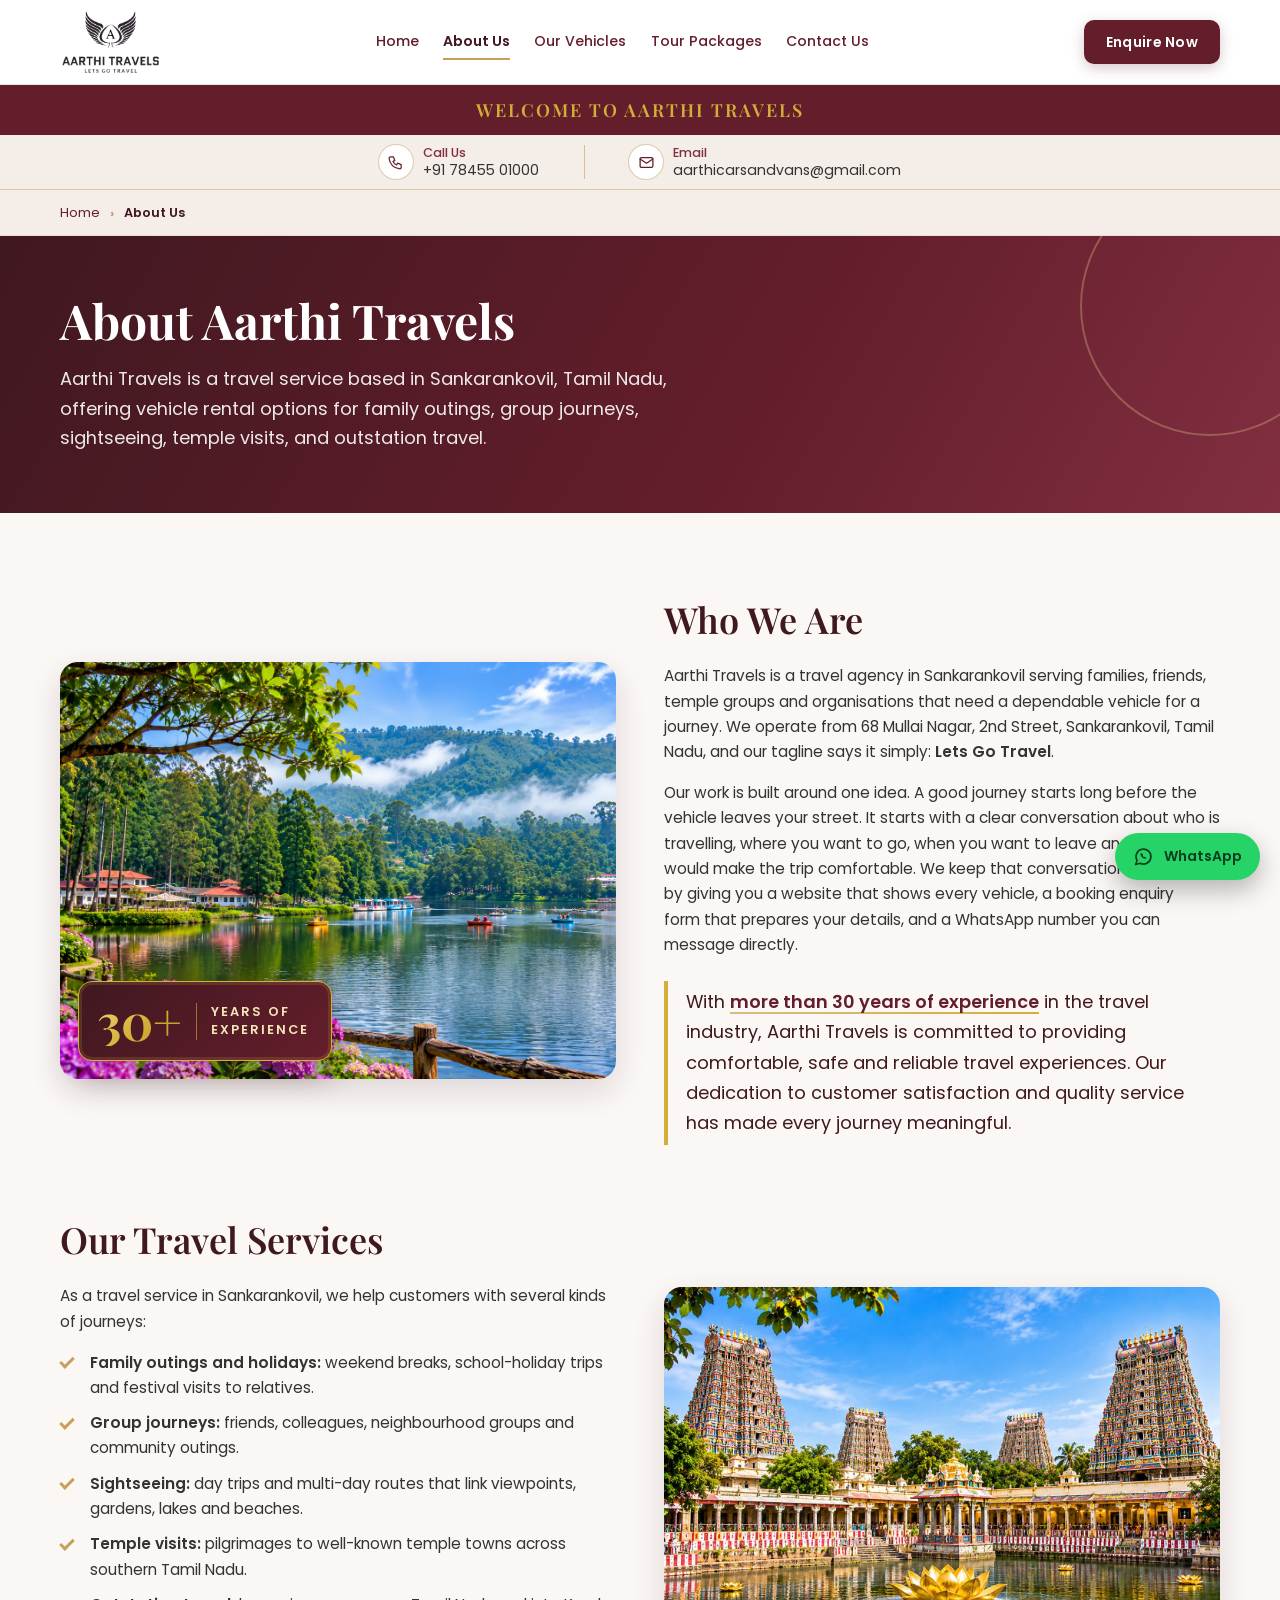
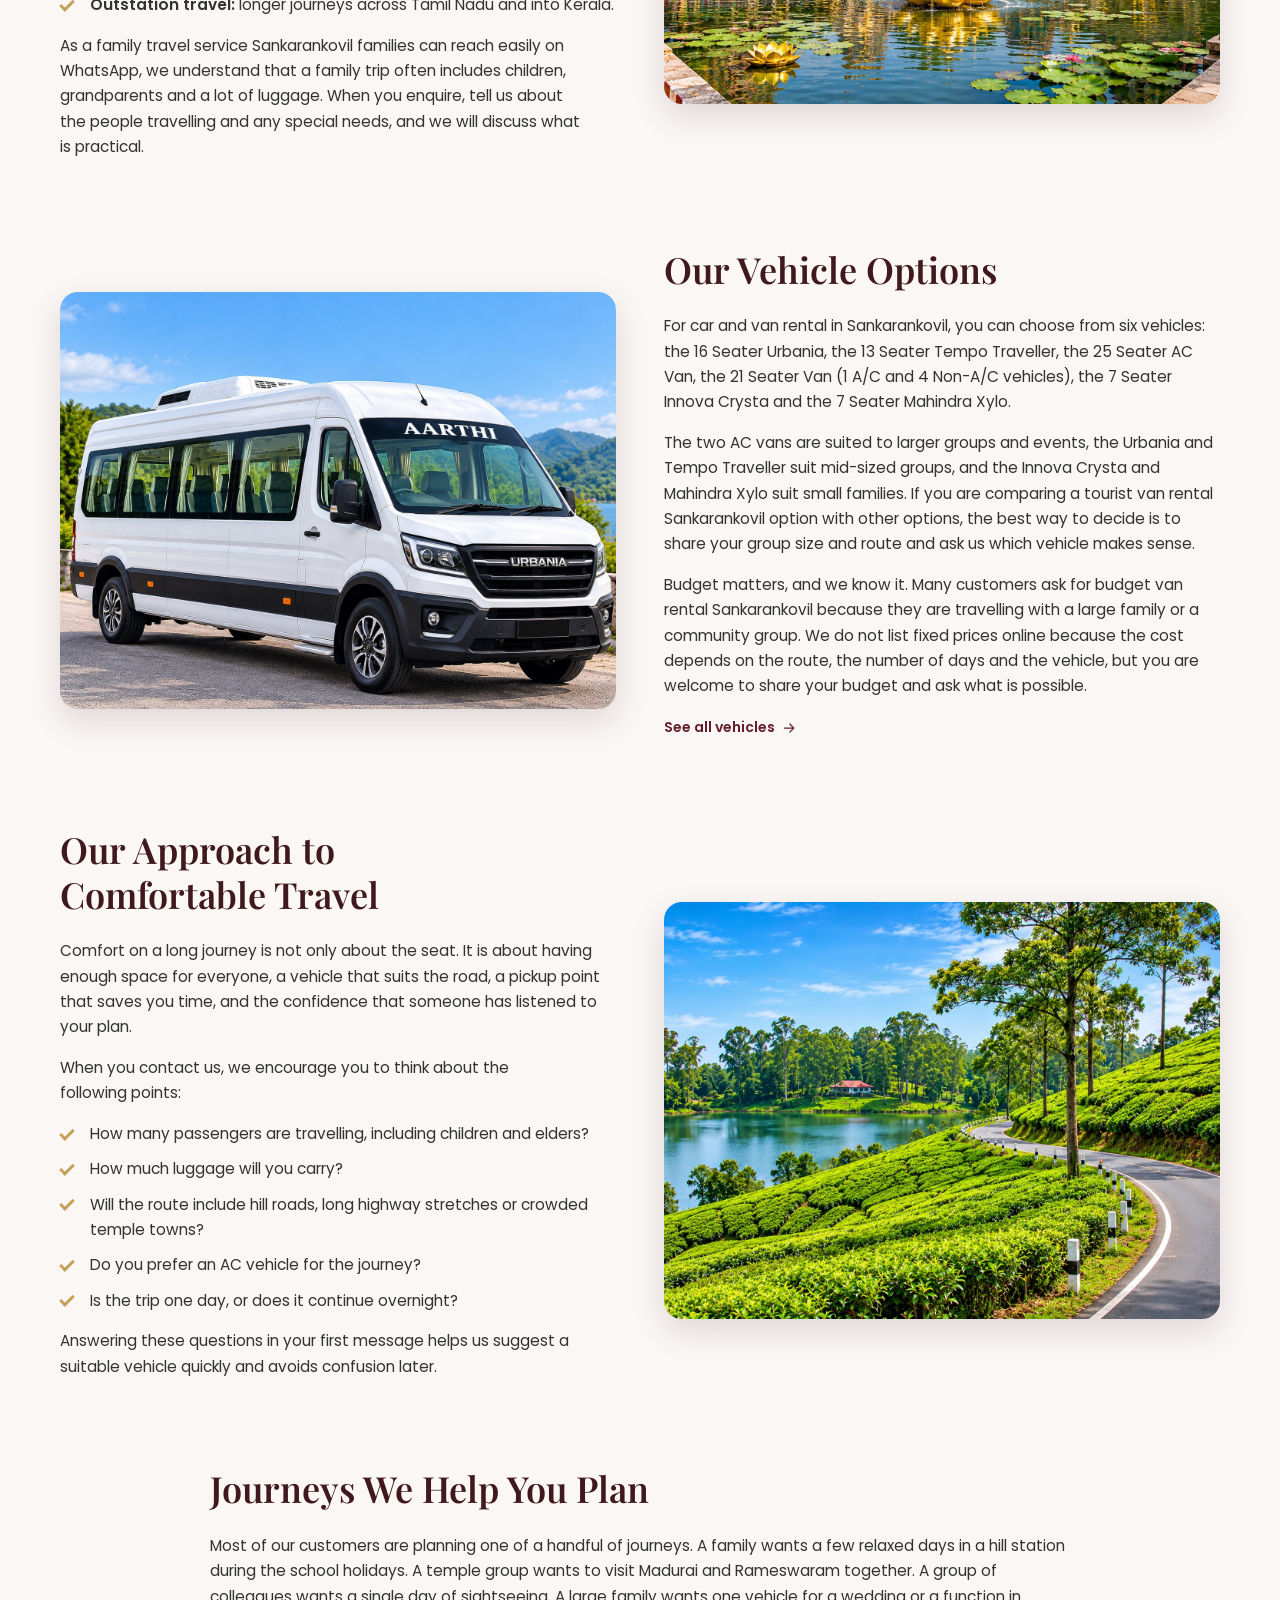
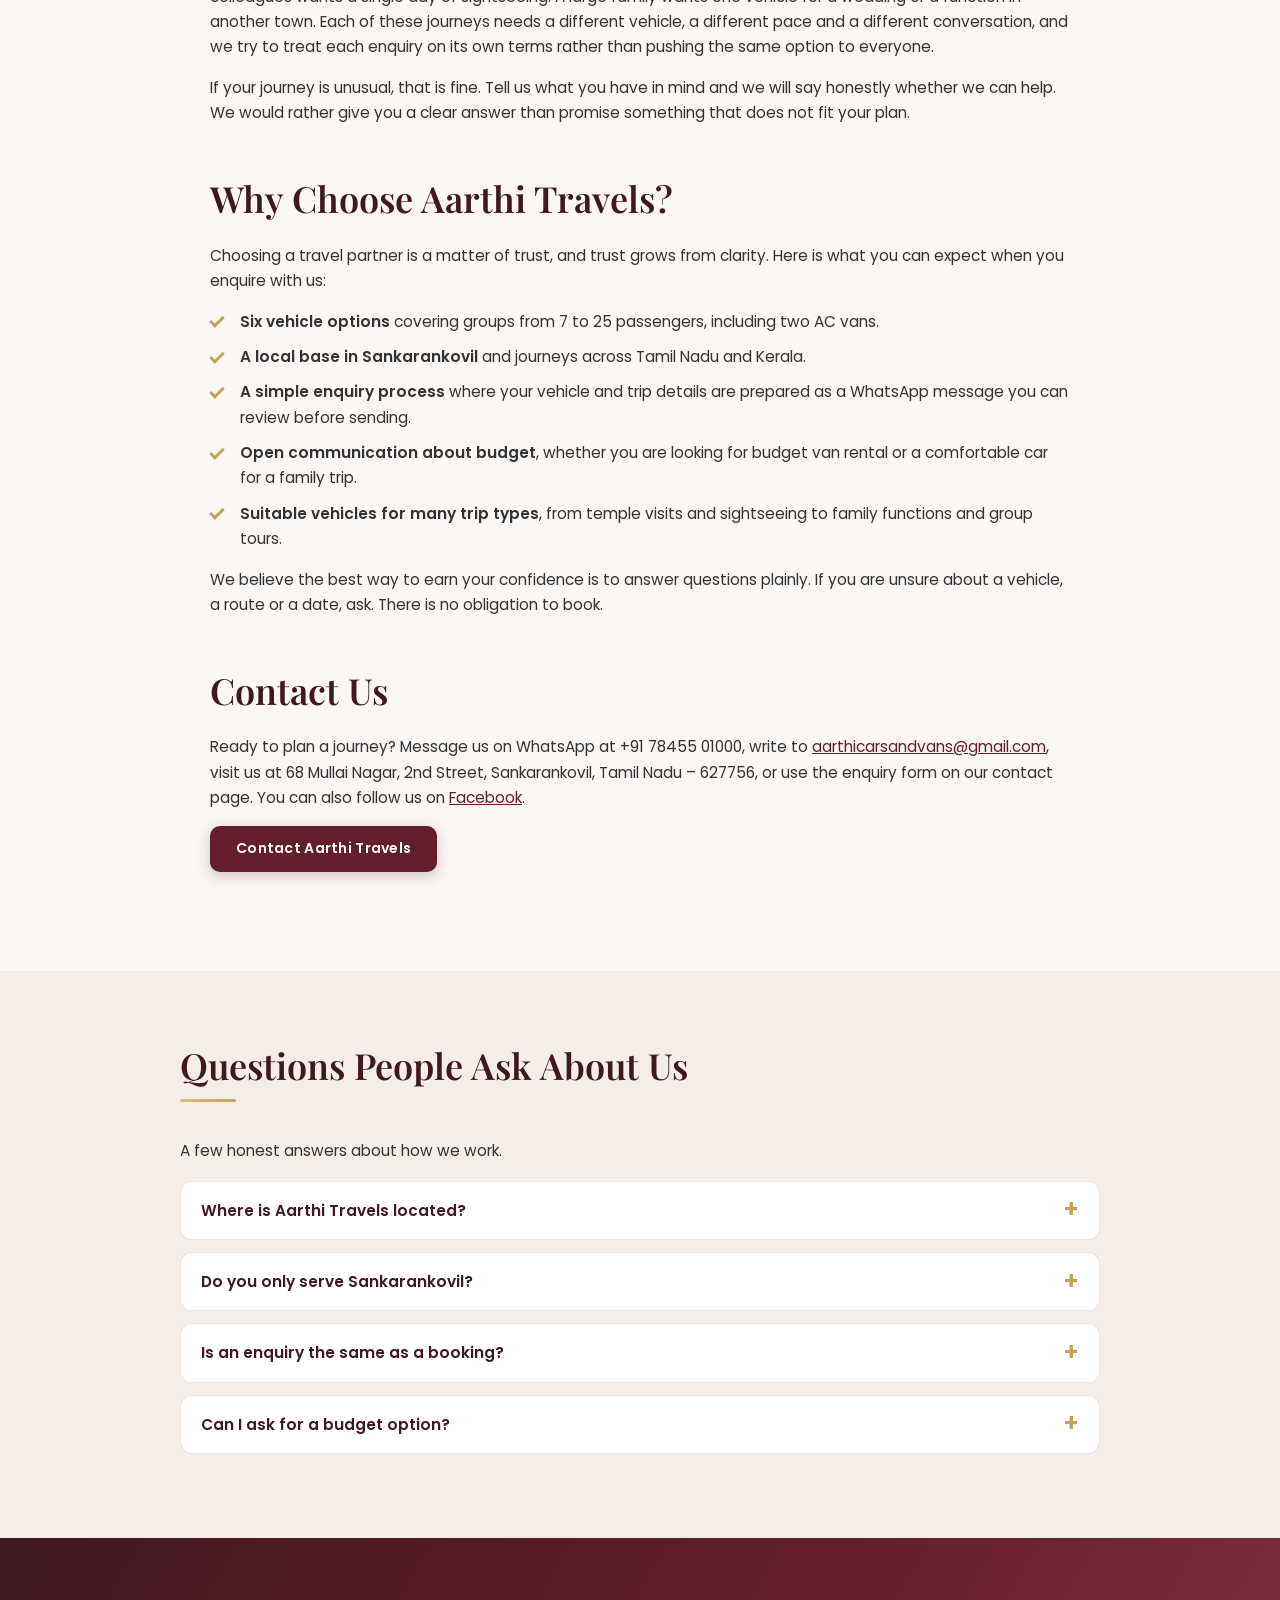
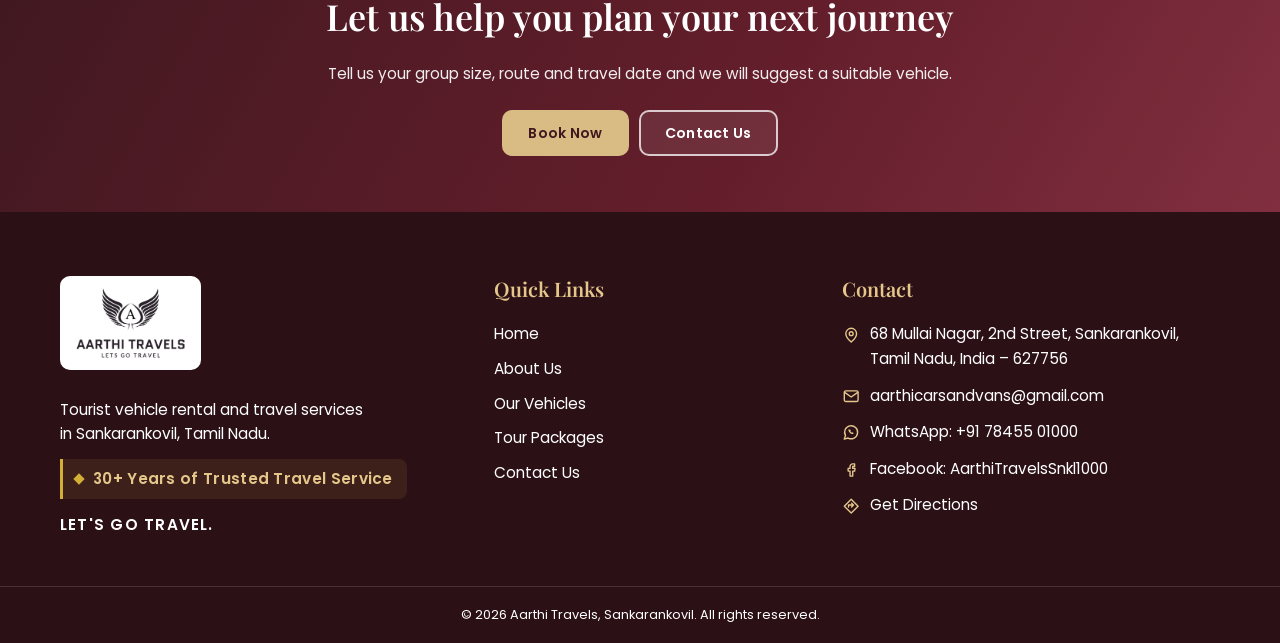
<file: about.html>
<!DOCTYPE html>
<html lang="en">
<head>
<meta charset="utf-8">
<meta name="viewport" content="width=device-width, initial-scale=1">
<title>Travel Agency in Sankarankovil | About Aarthi Travels</title>
<meta name="description" content="About Aarthi Travels, a travel agency in Sankarankovil, Tamil Nadu offering family travel service, car and van rental for sightseeing, temple visits and outstation journeys.">
<meta name="keywords" content="Travel agency in Sankarankovil, Family travel service Sankarankovil, Travel service in Sankarankovil, Car and van rental in Sankarankovil, Tourist van rental Sankarankovil, Budget van rental Sankarankovil">
<meta name="theme-color" content="#641E2B">
<meta property="og:type" content="website"><meta property="og:site_name" content="Aarthi Travels">
<meta property="og:title" content="Travel Agency in Sankarankovil | About Aarthi Travels"><meta property="og:description" content="About Aarthi Travels, a travel agency in Sankarankovil, Tamil Nadu offering family travel service, car and van rental for sightseeing, temple visits and outstation journeys."><meta property="og:locale" content="en_IN">
<meta name="twitter:card" content="summary_large_image"><meta name="twitter:title" content="Travel Agency in Sankarankovil | About Aarthi Travels"><meta name="twitter:description" content="About Aarthi Travels, a travel agency in Sankarankovil, Tamil Nadu offering family travel service, car and van rental for sightseeing, temple visits and outstation journeys.">
<!-- Add og:image / og:url / canonical once the production domain is known (see README). -->
<link rel="icon" type="image/svg+xml" href="images/icons/favicon.svg">
<link rel="preconnect" href="https://fonts.googleapis.com"><link rel="preconnect" href="https://fonts.gstatic.com" crossorigin>
<link href="https://fonts.googleapis.com/css2?family=Playfair+Display:wght@600;700&family=Poppins:wght@400;500;600&display=swap" rel="stylesheet">
<link rel="stylesheet" href="css/style.css?v=20261103"><link rel="stylesheet" href="css/responsive.css?v=20261103"><link rel="stylesheet" href="css/animations.css?v=20261103">
<script>document.documentElement.classList.add('js');setTimeout(function(){if(!window.__aarthiAnim)document.documentElement.classList.remove('js')},4000);</script>
<script type="application/ld+json">{"@context": "https://schema.org", "@type": "TravelAgency", "name": "Aarthi Travels", "slogan": "LETS GO TRAVEL", "description": "Tourist vehicle rental and travel service in Sankarankovil, Tamil Nadu — vans, Urbania, Tempo Traveller and 7-seater cars for family, group and outstation travel.", "email": "aarthicarsandvans@gmail.com", "telephone": "+917845501000", "address": {"@type": "PostalAddress", "streetAddress": "68 Mullai Nagar, 2nd Street", "addressLocality": "Sankarankovil", "addressRegion": "Tamil Nadu", "postalCode": "627756", "addressCountry": "IN"}, "areaServed": ["Tamil Nadu", "Kerala"], "sameAs": ["https://www.facebook.com/AarthiTravelsSnkl1000"]}</script>
<script type="application/ld+json">{"@context": "https://schema.org", "@type": "BreadcrumbList", "itemListElement": [{"@type": "ListItem", "position": 1, "name": "Home", "item": "https://YOUR-DOMAIN/index.html"}, {"@type": "ListItem", "position": 2, "name": "About Us"}]}</script>
</head>
<body>
<a class="skip-link" href="#main">Skip to main content</a>
<header class="site-header">
  <div class="container header-inner">
    <a class="logo" href="index.html" aria-label="Aarthi Travels — home"><img src="images/logo/aarthi-travels-logo.png" alt="Aarthi Travels logo — Lets Go Travel" width="585" height="382"></a>
    <button class="nav-toggle" type="button" aria-expanded="false" aria-controls="main-nav" aria-label="Open menu"><span class="bars"></span></button>
    <nav class="main-nav" id="main-nav" aria-label="Main navigation"><ul><li><a href="index.html">Home</a></li><li><a href="about.html" aria-current="page">About Us</a></li><li><a href="vehicles.html">Our Vehicles</a></li><li><a href="tour-packages.html">Tour Packages</a></li><li><a href="contact.html">Contact Us</a></li><li class="nav-cta-mobile"><button type="button" class="btn btn-primary" data-open-booking>Enquire Now</button></li></ul></nav>
    <div class="header-actions"><button type="button" class="btn btn-primary header-enquire" data-open-booking>Enquire Now</button></div>
  </div>
</header>
<div class="welcome-strip"><p>WELCOME TO AARTHI TRAVELS</p></div>
<div class="contact-bar"><div class="container"><div class="header-contact"><a class="hc hc-call" href="tel:+917845501000"><span class="hc-icon"><svg class="icon" viewBox="0 0 24 24" aria-hidden="true"><path d="M5 4h4l2 5-2.5 1.5a11 11 0 0 0 5 5L15 13l5 2v4a2 2 0 0 1-2 2A16 16 0 0 1 3 6a2 2 0 0 1 2-2z"/></svg></span><span class="hc-text"><span class="hc-label">Call Us</span><span class="hc-value">+91 78455 01000</span></span></a><a class="hc hc-mail" href="mailto:aarthicarsandvans@gmail.com"><span class="hc-icon"><svg class="icon" viewBox="0 0 24 24" aria-hidden="true"><rect x="3" y="5" width="18" height="14" rx="2"/><path d="M3 7l9 6 9-6"/></svg></span><span class="hc-text"><span class="hc-label">Email</span><span class="hc-value">aarthicarsandvans@<wbr>gmail.com</span></span></a></div></div></div><nav class="breadcrumb" aria-label="Breadcrumb"><div class="container"><ol>
  <li><a href="index.html">Home</a></li><li><span aria-current="page">About Us</span></li></ol></div></nav>
<main id="main">
<section class="page-banner"><div class="container"><h1>About Aarthi Travels</h1><p>Aarthi Travels is a travel service based in Sankarankovil, Tamil Nadu, offering vehicle rental options for family outings, group journeys, sightseeing, temple visits, and outstation travel.</p></div></section><section class="section"><div class="container"><div class="about-block split reverse mobile-img-first"><div class="prose reveal-right"><h2>Who We Are</h2><p>Aarthi Travels is a travel agency in Sankarankovil serving families, friends, temple groups and organisations that need a dependable vehicle for a journey. We operate from 68 Mullai Nagar, 2nd Street, Sankarankovil, Tamil Nadu, and our tagline says it simply: <strong>Lets Go Travel</strong>.</p>
<p>Our work is built around one idea. A good journey starts long before the vehicle leaves your street. It starts with a clear conversation about who is travelling, where you want to go, when you want to leave and what would make the trip comfortable. We keep that conversation simple by giving you a website that shows every vehicle, a booking enquiry form that prepares your details, and a WhatsApp number you can message directly.</p>
<p class="experience-note">With <strong>more than 30 years of experience</strong> in the travel industry, Aarthi Travels is committed to providing comfortable, safe and reliable travel experiences. Our dedication to customer satisfaction and quality service has made every journey meaningful.</p></div><div class="split-media reveal-left"><img src="images/hero/hero-kodaikanal.jpg" alt="Misty hills near Kodaikanal" width="900" height="675" loading="lazy"><div class="exp-badge"><span class="exp-num" aria-hidden="true">30+</span><span class="exp-text"><span class="sr-only">30+ </span>Years of<br>Experience</span></div></div></div><div class="about-block split"><div class="prose reveal-left"><h2>Our Travel Services</h2><p>As a travel service in Sankarankovil, we help customers with several kinds of journeys:</p>
<ul class="tick-list"><li><strong>Family outings and holidays:</strong> weekend breaks, school-holiday trips and festival visits to relatives.</li><li><strong>Group journeys:</strong> friends, colleagues, neighbourhood groups and community outings.</li><li><strong>Sightseeing:</strong> day trips and multi-day routes that link viewpoints, gardens, lakes and beaches.</li><li><strong>Temple visits:</strong> pilgrimages to well-known temple towns across southern Tamil Nadu.</li><li><strong>Outstation travel:</strong> longer journeys across Tamil Nadu and into Kerala.</li></ul>
<p>As a family travel service Sankarankovil families can reach easily on WhatsApp, we understand that a family trip often includes children, grandparents and a lot of luggage. When you enquire, tell us about the people travelling and any special needs, and we will discuss what is practical.</p></div><div class="split-media reveal-right"><img src="images/destinations/madurai.jpg" alt="Temple architecture in Madurai" width="900" height="675" loading="lazy"></div></div><div class="about-block split reverse"><div class="prose reveal-right"><h2>Our Vehicle Options</h2><p>For car and van rental in Sankarankovil, you can choose from six vehicles: the 16 Seater Urbania, the 13 Seater Tempo Traveller, the 25 Seater AC Van, the 21 Seater Van (1 A/C and 4 Non-A/C vehicles), the 7 Seater Innova Crysta and the 7 Seater Mahindra Xylo.</p>
<p>The two AC vans are suited to larger groups and events, the Urbania and Tempo Traveller suit mid-sized groups, and the Innova Crysta and Mahindra Xylo suit small families. If you are comparing a tourist van rental Sankarankovil option with other options, the best way to decide is to share your group size and route and ask us which vehicle makes sense.</p>
<p>Budget matters, and we know it. Many customers ask for budget van rental Sankarankovil because they are travelling with a large family or a community group. We do not list fixed prices online because the cost depends on the route, the number of days and the vehicle, but you are welcome to share your budget and ask what is possible.</p>
<p><a class="link-arrow" href="vehicles.html">See all vehicles <svg class="icon" viewBox="0 0 24 24" aria-hidden="true"><path d="M5 12h14M13 6l6 6-6 6"/></svg></a></p></div><div class="split-media reveal-left"><img src="images/vehicles/16-seater-urbania.jpg" alt="16 Seater Urbania" width="900" height="675" loading="lazy"></div></div><div class="about-block split"><div class="prose reveal-left"><h2>Our Approach to Comfortable Travel</h2><p>Comfort on a long journey is not only about the seat. It is about having enough space for everyone, a vehicle that suits the road, a pickup point that saves you time, and the confidence that someone has listened to your plan.</p>
<p>When you contact us, we encourage you to think about the following points:</p>
<ul class="tick-list"><li>How many passengers are travelling, including children and elders?</li><li>How much luggage will you carry?</li><li>Will the route include hill roads, long highway stretches or crowded temple towns?</li><li>Do you prefer an AC vehicle for the journey?</li><li>Is the trip one day, or does it continue overnight?</li></ul>
<p>Answering these questions in your first message helps us suggest a suitable vehicle quickly and avoids confusion later.</p></div><div class="split-media reveal-right"><img src="images/destinations/munnar.jpg" alt="Tea plantations in Munnar" width="900" height="675" loading="lazy"></div></div><div class="about-block" style="max-width:860px;margin-left:auto;margin-right:auto"><div class="prose reveal"><h2>Journeys We Help You Plan</h2>
<p>Most of our customers are planning one of a handful of journeys. A family wants a few relaxed days in a hill station during the school holidays. A temple group wants to visit Madurai and Rameswaram together. A group of colleagues wants a single day of sightseeing. A large family wants one vehicle for a wedding or a function in another town. Each of these journeys needs a different vehicle, a different pace and a different conversation, and we try to treat each enquiry on its own terms rather than pushing the same option to everyone.</p>
<p>If your journey is unusual, that is fine. Tell us what you have in mind and we will say honestly whether we can help. We would rather give you a clear answer than promise something that does not fit your plan.</p>
<h2 class="spaced">Why Choose Aarthi Travels?</h2>
<p>Choosing a travel partner is a matter of trust, and trust grows from clarity. Here is what you can expect when you enquire with us:</p>
<ul class="tick-list"><li><strong>Six vehicle options</strong> covering groups from 7 to 25 passengers, including two AC vans.</li><li><strong>A local base in Sankarankovil</strong> and journeys across Tamil Nadu and Kerala.</li><li><strong>A simple enquiry process</strong> where your vehicle and trip details are prepared as a WhatsApp message you can review before sending.</li><li><strong>Open communication about budget</strong>, whether you are looking for budget van rental or a comfortable car for a family trip.</li><li><strong>Suitable vehicles for many trip types</strong>, from temple visits and sightseeing to family functions and group tours.</li></ul>
<p>We believe the best way to earn your confidence is to answer questions plainly. If you are unsure about a vehicle, a route or a date, ask. There is no obligation to book.</p>
<h2 class="spaced">Contact Us</h2>
<p>Ready to plan a journey? Message us on WhatsApp at +91 78455 01000, write to <a href="mailto:aarthicarsandvans@gmail.com">aarthicarsandvans@gmail.com</a>, visit us at 68 Mullai Nagar, 2nd Street, Sankarankovil, Tamil Nadu – 627756, or use the enquiry form on our contact page. You can also follow us on <a href="https://www.facebook.com/AarthiTravelsSnkl1000" target="_blank" rel="noopener">Facebook</a>.</p>
<p><a class="btn btn-primary" href="contact.html">Contact Aarthi Travels</a></p></div></div>
</div></section><section class="content-section alt"><div class="container"><h2>Questions People Ask About Us</h2><p>A few honest answers about how we work.</p><details class="faq"><summary>Where is Aarthi Travels located?</summary><div class="faq-body"><p>We are based at 68 Mullai Nagar, 2nd Street, Sankarankovil, Tamil Nadu, India – 627756. You can use the Get Directions button on the contact page.</p></div></details><details class="faq"><summary>Do you only serve Sankarankovil?</summary><div class="faq-body"><p>We are based in Sankarankovil and serve journeys across Tamil Nadu and Kerala. Tell us your pickup location and destination when you enquire.</p></div></details><details class="faq"><summary>Is an enquiry the same as a booking?</summary><div class="faq-body"><p>No. An enquiry tells us what you need. A booking is only confirmed after Aarthi Travels confirms availability and details with you directly.</p></div></details><details class="faq"><summary>Can I ask for a budget option?</summary><div class="faq-body"><p>Yes. Mention your budget range in the additional requirements box or in WhatsApp and we will suggest a vehicle that fits your plan where possible.</p></div></details></div></section><section class="cta-band"><div class="container reveal"><h2>Let us help you plan your next journey</h2><p>Tell us your group size, route and travel date and we will suggest a suitable vehicle.</p><button type="button" class="btn btn-gold" data-open-booking>Book Now</button><a class="btn btn-ghost-light" href="contact.html">Contact Us</a></div></section>
</main>
<footer class="site-footer">
  <div class="container footer-grid">
    <div class="footer-brand"><a class="footer-logo" href="index.html" aria-label="Aarthi Travels — home"><img src="images/logo/aarthi-travels-logo.png" alt="Aarthi Travels logo" width="585" height="382" loading="lazy"></a>
      <p class="footer-desc">Tourist vehicle rental and travel services in Sankarankovil, Tamil Nadu.</p>
      <p class="footer-experience">30+ Years of Trusted Travel Service</p>
      <p class="footer-tagline">LET'S GO TRAVEL.</p></div>
    <nav class="footer-links" aria-label="Quick Links"><h2>Quick Links</h2><ul><li><a href="index.html">Home</a></li><li><a href="about.html">About Us</a></li><li><a href="vehicles.html">Our Vehicles</a></li><li><a href="tour-packages.html">Tour Packages</a></li><li><a href="contact.html">Contact Us</a></li></ul></nav>
    <div class="footer-contact"><h2>Contact</h2>
      <ul class="footer-contact-list">
      <li><svg class="icon" viewBox="0 0 24 24" aria-hidden="true"><path d="M12 21s7-6.2 7-11a7 7 0 1 0-14 0c0 4.800 7 11 7 11z"/><circle cx="12" cy="10" r="2.500"/></svg><address>68 Mullai Nagar, 2nd Street, Sankarankovil, Tamil Nadu, India – 627756</address></li>
      <li><svg class="icon" viewBox="0 0 24 24" aria-hidden="true"><rect x="3" y="5" width="18" height="14" rx="2"/><path d="M3.500 7l8.500 6 8.500-6"/></svg><a href="mailto:aarthicarsandvans@gmail.com">aarthicarsandvans@gmail.com</a></li>
      <li><svg class="icon" viewBox="0 0 24 24" aria-hidden="true"><path d="M3 21l1.6-4.6A8.5 8.5 0 1 1 8 19.6z"/><path class="fill" d="M9.2 7.8c-.4.4-.9 1-.7 2 .3 1.5 1.7 3.2 3.2 4.1 1.1.6 2 .6 2.600.3.5-.3.9-.9.9-1.200l-1.700-.9-.7.6a3.400 3.400 0 0 1-1.900-1.800l.6-.7-.9-1.700c-.4 0-1.100.1-1.400.3z"/></svg><a href="https://wa.me/917845501000" target="_blank" rel="noopener">WhatsApp: +91 78455 01000</a></li>
      <li><svg class="icon" viewBox="0 0 24 24" aria-hidden="true"><path d="M14 8.500h2.500V5H14a3.500 3.500 0 0 0-3.500 3.500V11H8v3.500h2.500V21H14v-6.500h2.500L17 11h-3V8.500a.5.5 0 0 1 .5-.5z"/></svg><a href="https://www.facebook.com/AarthiTravelsSnkl1000" target="_blank" rel="noopener">Facebook: AarthiTravelsSnkl1000</a></li>
      <li><svg class="icon" viewBox="0 0 24 24" aria-hidden="true"><path d="M12 3l9 9-9 9-9-9z"/><path d="M8.500 13v-2.500H15M12.500 8l2.500 2.500-2.500 2.500"/></svg><a href="https://www.google.com/maps/dir/?api=1&destination=68%20Mullai%20Nagar%2C%202nd%20Street%2C%20Sankarankovil%2C%20Tamil%20Nadu%20627756%2C%20India" target="_blank" rel="noopener">Get Directions</a></li></ul></div>
  </div>
  <div class="footer-bottom"><div class="container"><p>&copy; <span data-year>2026</span> Aarthi Travels, Sankarankovil. All rights reserved.</p></div></div>
</footer>
<dialog class="booking-dialog" id="booking-dialog" aria-labelledby="booking-title">
  <div class="dialog-head"><div><h2 id="booking-title">Booking Enquiry</h2><p id="booking-vehicle-label">Choose a vehicle and share your travel details.</p></div>
    <button type="button" class="dialog-close" data-close-booking aria-label="Close booking enquiry form">&times;</button></div>
  <div class="dialog-body"><form data-enquiry-form novalidate>
  <div class="form-grid">
    <div class="field"><label for="bk-name">Full Name <span class="req" aria-hidden="true">*</span><span class="sr-only">(required)</span></label><input id="bk-name" name="name" type="text" required aria-describedby="bk-name-error" autocomplete="name"><div class="error" id="bk-name-error" role="alert"></div></div>
    <div class="field"><label for="bk-phone">Phone Number <span class="req" aria-hidden="true">*</span><span class="sr-only">(required)</span></label><input id="bk-phone" name="phone" type="tel" required aria-describedby="bk-phone-error" autocomplete="tel" inputmode="tel" placeholder="e.g. 98765 43210"><div class="error" id="bk-phone-error" role="alert"></div></div>
    <div class="field full"><label for="bk-email">Email Address <span class="optional">(optional)</span></label><input id="bk-email" name="email" type="email" aria-describedby="bk-email-error" autocomplete="email"><div class="error" id="bk-email-error" role="alert"></div></div>
    <div class="field"><label for="bk-pickup">Pickup Location <span class="req" aria-hidden="true">*</span><span class="sr-only">(required)</span></label><input id="bk-pickup" name="pickup" type="text" required aria-describedby="bk-pickup-error" autocomplete="off"><div class="error" id="bk-pickup-error" role="alert"></div></div>
    <div class="field"><label for="bk-destination">Destination <span class="req" aria-hidden="true">*</span><span class="sr-only">(required)</span></label><input id="bk-destination" name="destination" type="text" required aria-describedby="bk-destination-error" autocomplete="off"><div class="error" id="bk-destination-error" role="alert"></div></div>
    <div class="field"><label for="bk-date">Travel Date <span class="req" aria-hidden="true">*</span><span class="sr-only">(required)</span></label><input id="bk-date" name="date" type="date" required aria-describedby="bk-date-error" ><div class="error" id="bk-date-error" role="alert"></div></div>
    <div class="field"><label for="bk-returnDate">Return Date <span class="optional">(optional)</span></label><input id="bk-returnDate" name="returnDate" type="date" aria-describedby="bk-returnDate-error" ><div class="error" id="bk-returnDate-error" role="alert"></div></div>
    <div class="field"><label for="bk-passengers">Number of Passengers <span class="req" aria-hidden="true">*</span><span class="sr-only">(required)</span></label><input id="bk-passengers" name="passengers" type="number" required aria-describedby="bk-passengers-error" min="1" max="60" inputmode="numeric"><div class="error" id="bk-passengers-error" role="alert"></div></div>
    <div class="field"><label for="bk-vehicle">Preferred Vehicle <span class="req" aria-hidden="true">*</span><span class="sr-only">(required)</span></label>
      <select id="bk-vehicle" name="vehicle" required aria-describedby="bk-vehicle-error"><option value="">Select a vehicle</option><option value="16 Seater Urbania">16 Seater Urbania</option><option value="13 Seater Tempo Traveller">13 Seater Tempo Traveller</option><option value="25 Seater AC Van">25 Seater AC Van</option><option value="21 Seater Van (A/C)">21 Seater Van (A/C)</option><option value="21 Seater Van (Non-A/C)">21 Seater Van (Non-A/C)</option><option value="7 Seater Innova Crysta">7 Seater Innova Crysta</option><option value="7 Seater Mahindra Xylo">7 Seater Mahindra Xylo</option></select><div class="error" id="bk-vehicle-error" role="alert"></div></div>
    <div class="field full"><label for="bk-notes">Additional Requirements <span class="optional">(optional)</span></label><textarea id="bk-notes" name="notes" rows="3"></textarea></div>
  </div>
  <div class="form-actions">
    <button type="submit" class="btn btn-primary" data-channel="whatsapp"><svg class="icon" viewBox="0 0 24 24" aria-hidden="true"><path d="M3 21l1.6-4.6A8.5 8.5 0 1 1 8 19.6z"/><path class="fill" d="M9.2 7.8c-.4.4-.9 1-.7 2 .3 1.5 1.7 3.2 3.2 4.1 1.1.6 2 .6 2.600.3.5-.3.9-.9.9-1.200l-1.700-.9-.7.6a3.400 3.400 0 0 1-1.900-1.800l.6-.7-.9-1.700c-.4 0-1.100.1-1.400.3z"/></svg> Send Enquiry on WhatsApp</button>
    <button type="submit" class="btn btn-outline" data-channel="email">Send by Email</button>
  </div>
  <div class="form-status" role="status" aria-live="polite" hidden></div>
  <p class="form-help">This is an enquiry, not a confirmed booking. Your message opens in WhatsApp or your email app so you can review it before sending. Aarthi Travels will confirm availability and details with you.</p>
</form></div>
</dialog>
<a class="wa-float" href="https://wa.me/917845501000" target="_blank" rel="noopener" aria-label="Chat with Aarthi Travels on WhatsApp"><svg class="icon" viewBox="0 0 24 24" aria-hidden="true"><path d="M3 21l1.6-4.6A8.5 8.5 0 1 1 8 19.6z"/><path class="fill" d="M9.2 7.8c-.4.4-.9 1-.7 2 .3 1.5 1.7 3.2 3.2 4.1 1.1.6 2 .6 2.600.3.5-.3.9-.9.9-1.200l-1.700-.9-.7.6a3.400 3.400 0 0 1-1.900-1.800l.6-.7-.9-1.700c-.4 0-1.100.1-1.400.3z"/></svg><span>WhatsApp</span></a>
<script src="js/main.js?v=20261103" defer></script><script src="js/navigation.js?v=20261103" defer></script><script src="js/vehicle-booking.js?v=20261103" defer></script><script src="js/contact-form.js?v=20261103" defer></script><script src="js/animations.js?v=20261103" defer></script>
</body>
</html>
</file>
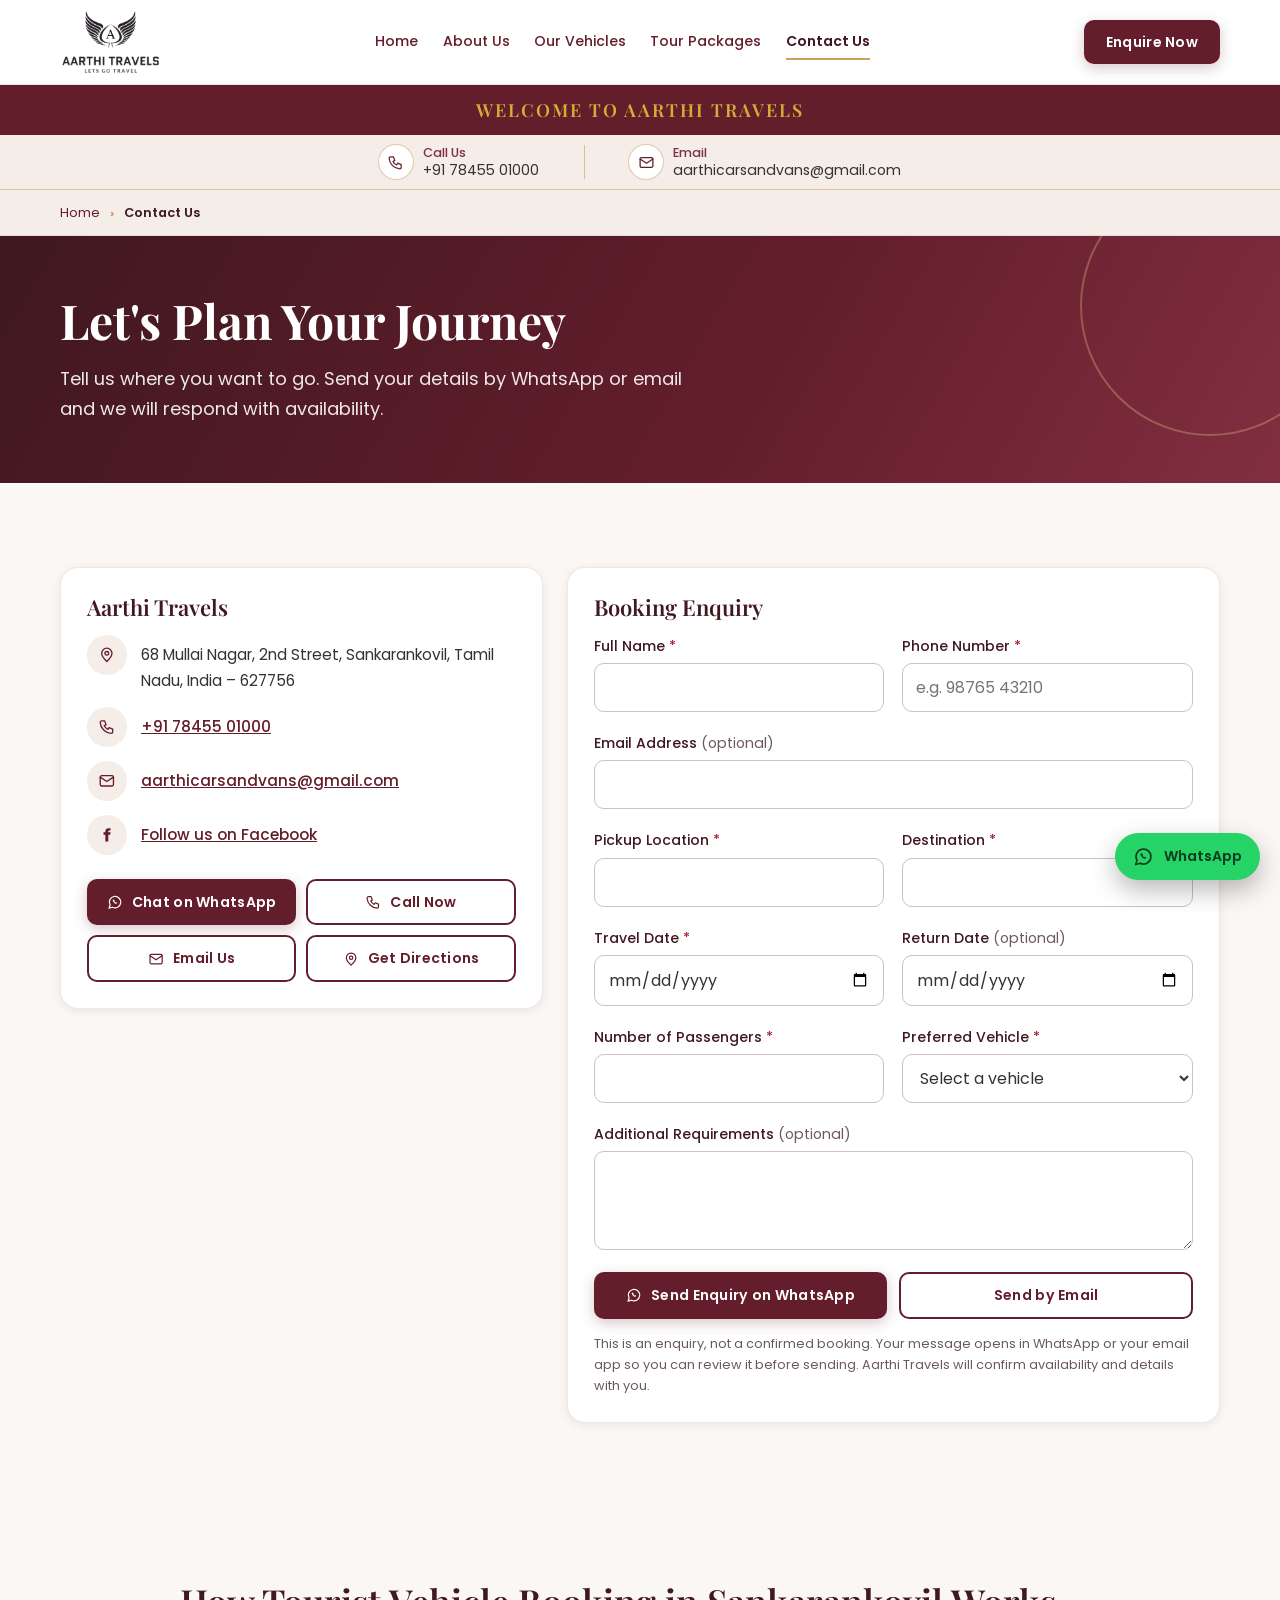
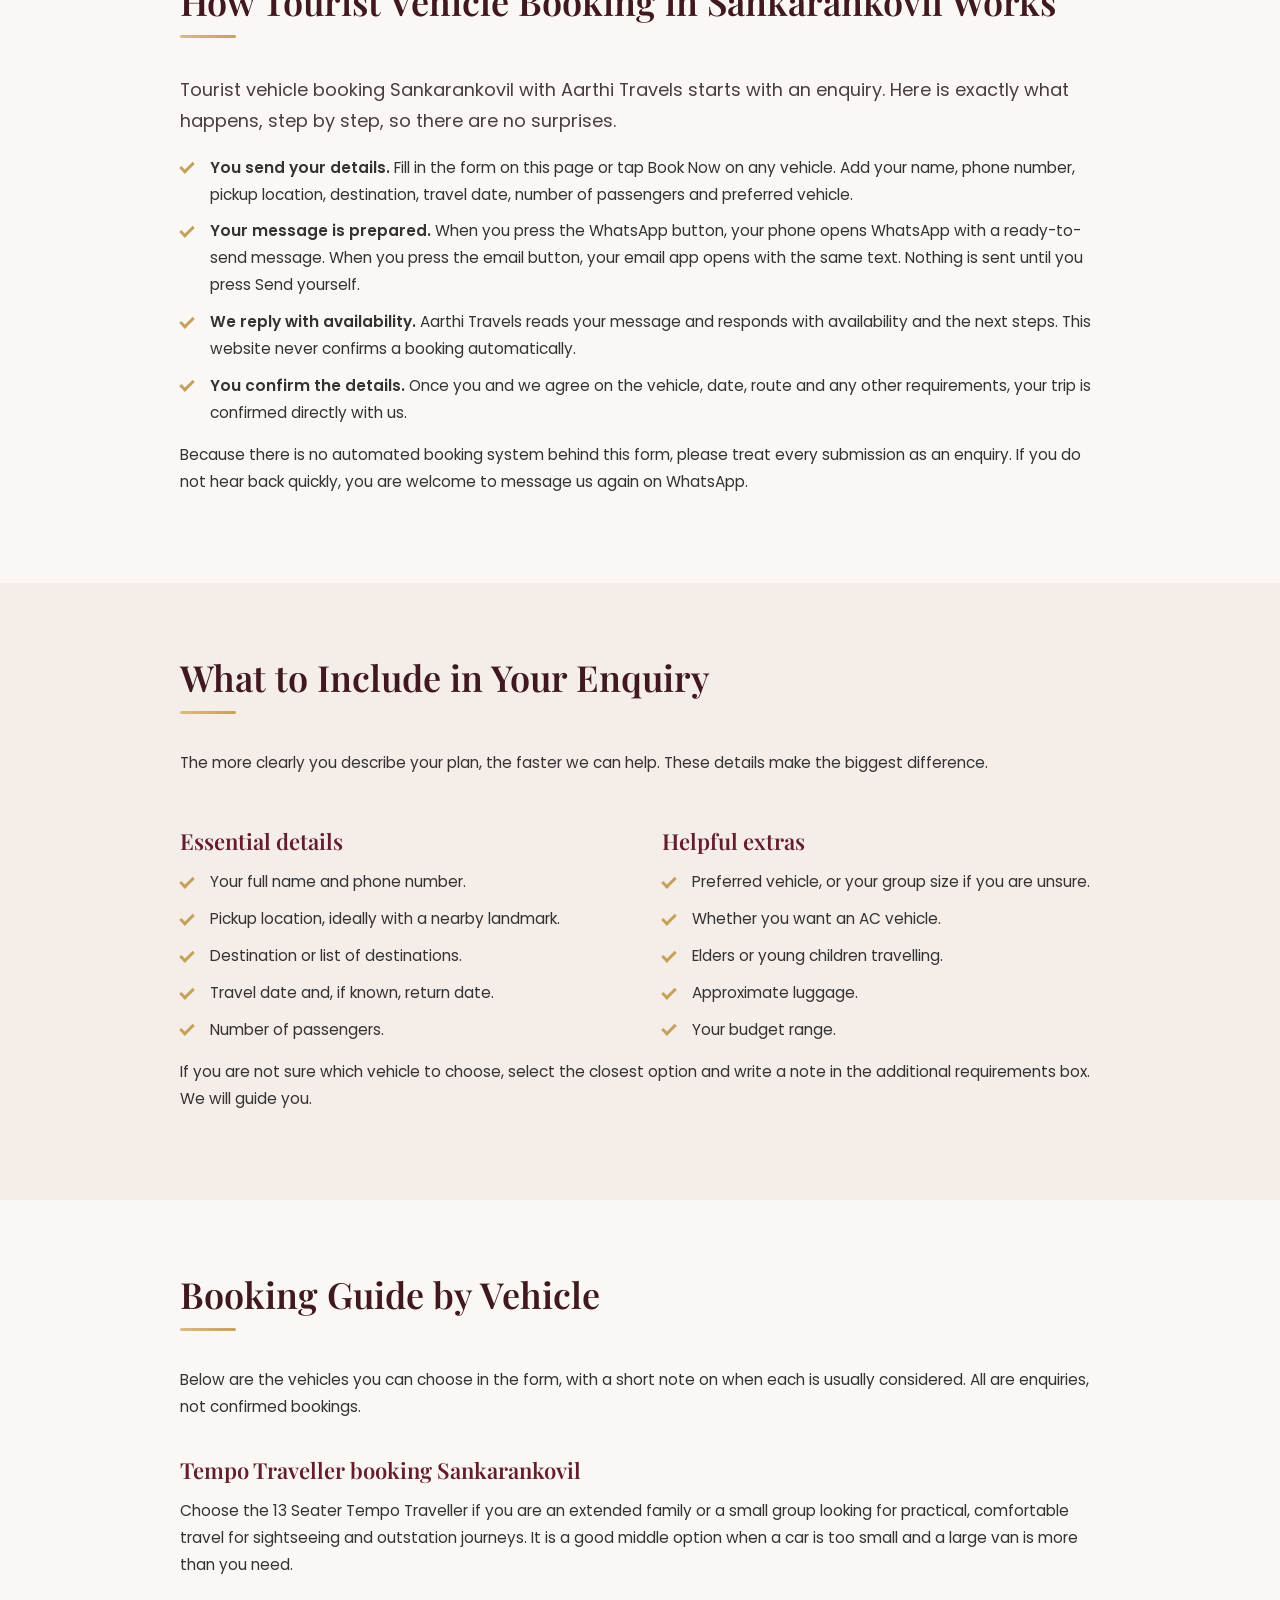
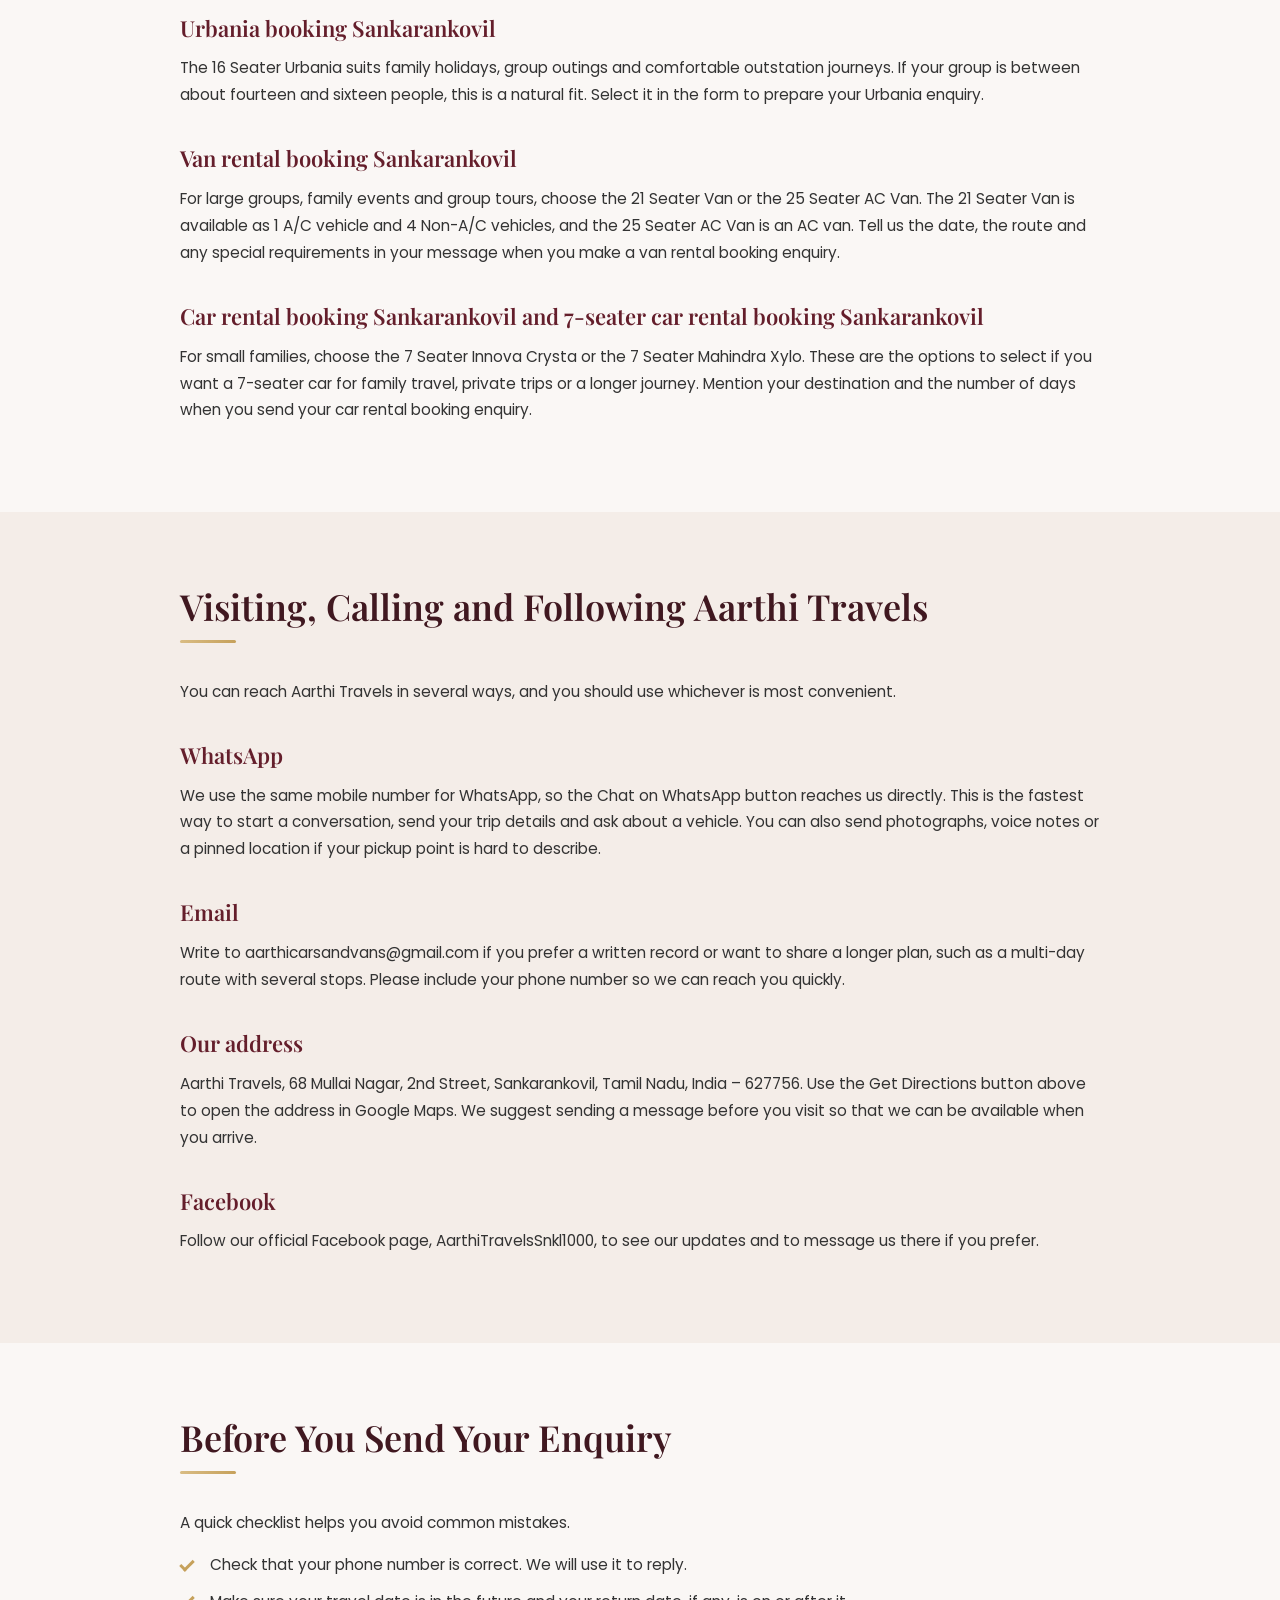
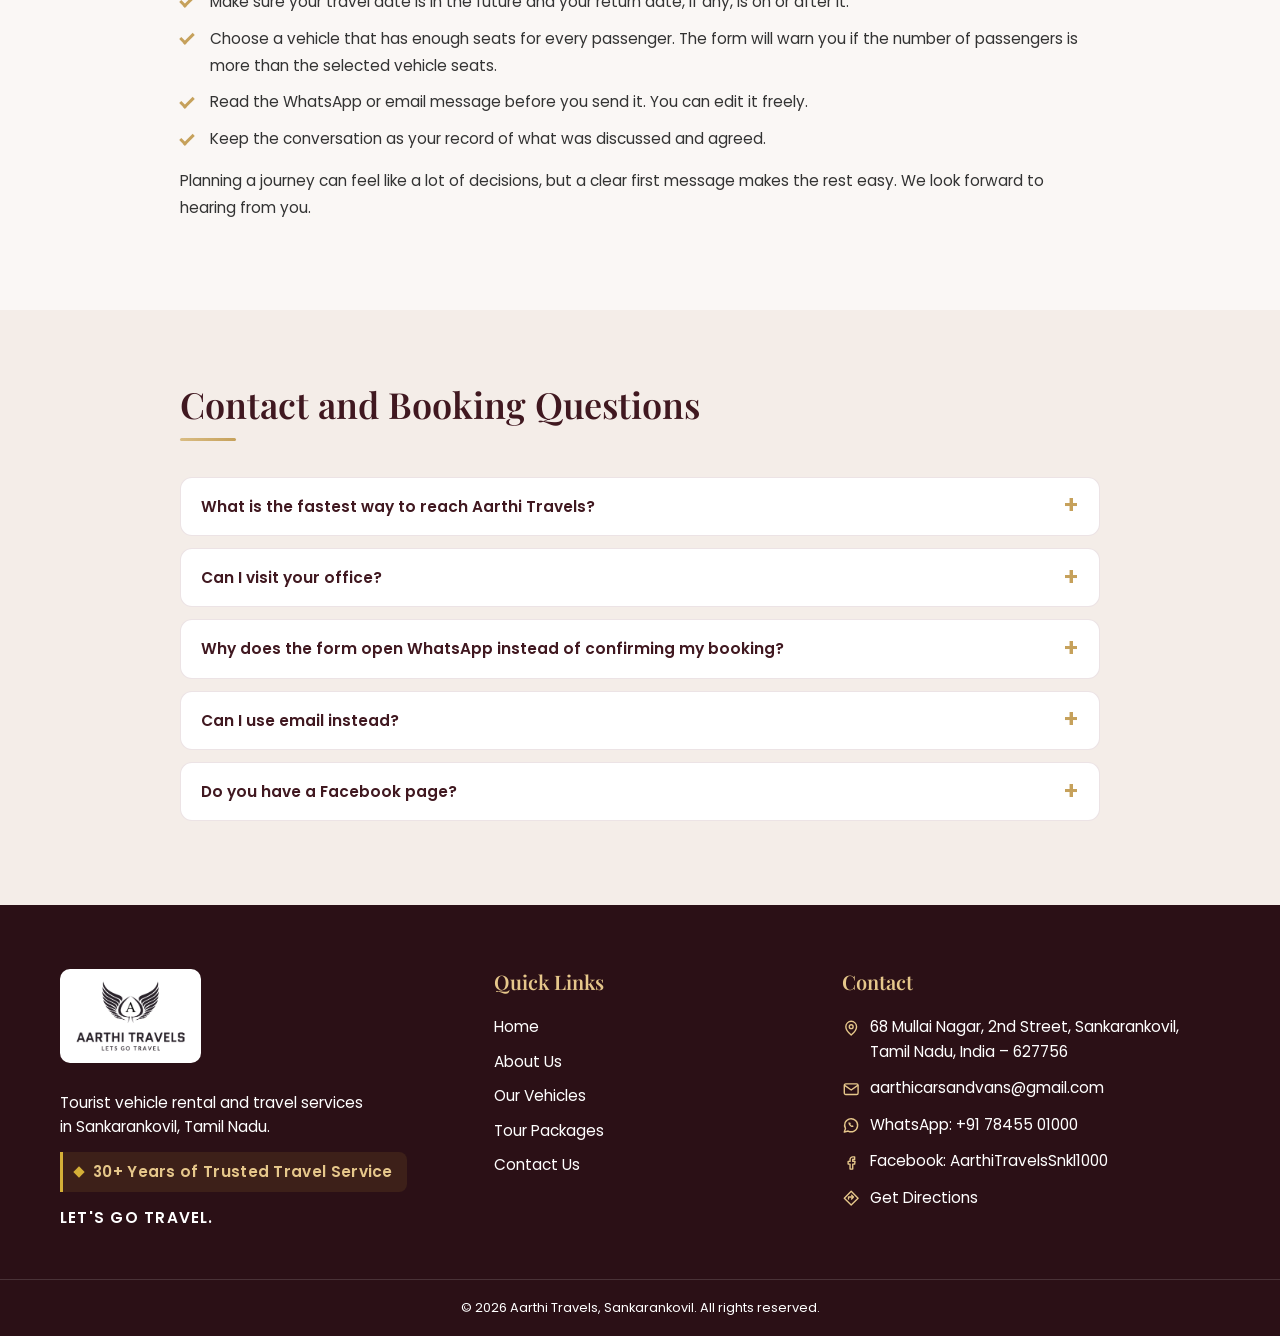
<file: contact.html>
<!DOCTYPE html>
<html lang="en">
<head>
<meta charset="utf-8">
<meta name="viewport" content="width=device-width, initial-scale=1">
<title>Tourist Vehicle Booking Sankarankovil | Contact Aarthi Travels</title>
<meta name="description" content="Contact Aarthi Travels in Sankarankovil for Tempo Traveller, Urbania, van and car rental booking enquiries. WhatsApp +91 78455 01000.">
<meta name="keywords" content="Tourist vehicle booking Sankarankovil, Tempo Traveller booking Sankarankovil, Urbania booking Sankarankovil, Van rental booking Sankarankovil, Car rental booking Sankarankovil, 7-seater car rental booking Sankarankovil">
<meta name="theme-color" content="#641E2B">
<meta property="og:type" content="website"><meta property="og:site_name" content="Aarthi Travels">
<meta property="og:title" content="Tourist Vehicle Booking Sankarankovil | Contact Aarthi Travels"><meta property="og:description" content="Contact Aarthi Travels in Sankarankovil for Tempo Traveller, Urbania, van and car rental booking enquiries. WhatsApp +91 78455 01000."><meta property="og:locale" content="en_IN">
<meta name="twitter:card" content="summary_large_image"><meta name="twitter:title" content="Tourist Vehicle Booking Sankarankovil | Contact Aarthi Travels"><meta name="twitter:description" content="Contact Aarthi Travels in Sankarankovil for Tempo Traveller, Urbania, van and car rental booking enquiries. WhatsApp +91 78455 01000.">
<!-- Add og:image / og:url / canonical once the production domain is known (see README). -->
<link rel="icon" type="image/svg+xml" href="images/icons/favicon.svg">
<link rel="preconnect" href="https://fonts.googleapis.com"><link rel="preconnect" href="https://fonts.gstatic.com" crossorigin>
<link href="https://fonts.googleapis.com/css2?family=Playfair+Display:wght@600;700&family=Poppins:wght@400;500;600&display=swap" rel="stylesheet">
<link rel="stylesheet" href="css/style.css?v=20261103"><link rel="stylesheet" href="css/responsive.css?v=20261103"><link rel="stylesheet" href="css/animations.css?v=20261103">
<script>document.documentElement.classList.add('js');setTimeout(function(){if(!window.__aarthiAnim)document.documentElement.classList.remove('js')},4000);</script>
<script type="application/ld+json">{"@context": "https://schema.org", "@type": "TravelAgency", "name": "Aarthi Travels", "slogan": "LETS GO TRAVEL", "description": "Tourist vehicle rental and travel service in Sankarankovil, Tamil Nadu — vans, Urbania, Tempo Traveller and 7-seater cars for family, group and outstation travel.", "email": "aarthicarsandvans@gmail.com", "telephone": "+917845501000", "address": {"@type": "PostalAddress", "streetAddress": "68 Mullai Nagar, 2nd Street", "addressLocality": "Sankarankovil", "addressRegion": "Tamil Nadu", "postalCode": "627756", "addressCountry": "IN"}, "areaServed": ["Tamil Nadu", "Kerala"], "sameAs": ["https://www.facebook.com/AarthiTravelsSnkl1000"]}</script>
<script type="application/ld+json">{"@context": "https://schema.org", "@type": "BreadcrumbList", "itemListElement": [{"@type": "ListItem", "position": 1, "name": "Home", "item": "https://YOUR-DOMAIN/index.html"}, {"@type": "ListItem", "position": 2, "name": "Contact Us"}]}</script>
</head>
<body>
<a class="skip-link" href="#main">Skip to main content</a>
<header class="site-header">
  <div class="container header-inner">
    <a class="logo" href="index.html" aria-label="Aarthi Travels — home"><img src="images/logo/aarthi-travels-logo.png" alt="Aarthi Travels logo — Lets Go Travel" width="585" height="382"></a>
    <button class="nav-toggle" type="button" aria-expanded="false" aria-controls="main-nav" aria-label="Open menu"><span class="bars"></span></button>
    <nav class="main-nav" id="main-nav" aria-label="Main navigation"><ul><li><a href="index.html">Home</a></li><li><a href="about.html">About Us</a></li><li><a href="vehicles.html">Our Vehicles</a></li><li><a href="tour-packages.html">Tour Packages</a></li><li><a href="contact.html" aria-current="page">Contact Us</a></li><li class="nav-cta-mobile"><button type="button" class="btn btn-primary" data-open-booking>Enquire Now</button></li></ul></nav>
    <div class="header-actions"><button type="button" class="btn btn-primary header-enquire" data-open-booking>Enquire Now</button></div>
  </div>
</header>
<div class="welcome-strip"><p>WELCOME TO AARTHI TRAVELS</p></div>
<div class="contact-bar"><div class="container"><div class="header-contact"><a class="hc hc-call" href="tel:+917845501000"><span class="hc-icon"><svg class="icon" viewBox="0 0 24 24" aria-hidden="true"><path d="M5 4h4l2 5-2.5 1.5a11 11 0 0 0 5 5L15 13l5 2v4a2 2 0 0 1-2 2A16 16 0 0 1 3 6a2 2 0 0 1 2-2z"/></svg></span><span class="hc-text"><span class="hc-label">Call Us</span><span class="hc-value">+91 78455 01000</span></span></a><a class="hc hc-mail" href="mailto:aarthicarsandvans@gmail.com"><span class="hc-icon"><svg class="icon" viewBox="0 0 24 24" aria-hidden="true"><rect x="3" y="5" width="18" height="14" rx="2"/><path d="M3 7l9 6 9-6"/></svg></span><span class="hc-text"><span class="hc-label">Email</span><span class="hc-value">aarthicarsandvans@<wbr>gmail.com</span></span></a></div></div></div><nav class="breadcrumb" aria-label="Breadcrumb"><div class="container"><ol>
  <li><a href="index.html">Home</a></li><li><span aria-current="page">Contact Us</span></li></ol></div></nav>
<main id="main">
<section class="page-banner"><div class="container"><h1>Let's Plan Your Journey</h1><p>Tell us where you want to go. Send your details by WhatsApp or email and we will respond with availability.</p></div></section>
<section class="section"><div class="container contact-layout">
 <aside class="info-card reveal-flow" aria-labelledby="ci-title"><h2 id="ci-title">Aarthi Travels</h2>
  <address class="addr"><span class="ci"><svg class="icon" viewBox="0 0 24 24" aria-hidden="true"><path d="M12 21s7-6.200 7-11a7 7 0 1 0-14 0c0 4.800 7 11 7 11z"/><circle cx="12" cy="10" r="2.500"/></svg></span><span class="addr-text">68 Mullai Nagar, 2nd Street, Sankarankovil, Tamil Nadu, India – 627756</span></address>
  <ul class="contact-list">
   <li><span class="ci"><svg class="icon" viewBox="0 0 24 24" aria-hidden="true"><path d="M5 4h4l2 5-2.500 1.500a11 11 0 0 0 5 5L15 13l5 2v4a2 2 0 0 1-2 2A16 16 0 0 1 3 6a2 2 0 0 1 2-2z"/></svg></span><a href="tel:+917845501000">+91 78455 01000</a></li>
   <li><span class="ci"><svg class="icon" viewBox="0 0 24 24" aria-hidden="true"><rect x="3" y="5" width="18" height="14" rx="2"/><path d="M3 7l9 6 9-6"/></svg></span><a href="mailto:aarthicarsandvans@gmail.com">aarthicarsandvans@gmail.com</a></li>
   <li><span class="ci"><svg class="icon" viewBox="0 0 24 24" aria-hidden="true"><path class="fill" d="M14 8.500V7c0-.600.400-1 1-1h2V3h-2.500A4.500 4.500 0 0 0 10 7.500V8.500H7.500V12H10v9h4v-9h2.600l.5-3.500H14z"/></svg></span><a href="https://www.facebook.com/AarthiTravelsSnkl1000" target="_blank" rel="noopener">Follow us on Facebook</a></li>
  </ul>
  <div class="contact-buttons">
   <a class="btn btn-primary" href="https://wa.me/917845501000" target="_blank" rel="noopener"><svg class="icon" viewBox="0 0 24 24" aria-hidden="true"><path d="M3 21l1.6-4.6A8.5 8.5 0 1 1 8 19.6z"/><path class="fill" d="M9.2 7.8c-.4.4-.9 1-.7 2 .3 1.5 1.7 3.2 3.2 4.1 1.1.6 2 .6 2.600.3.5-.3.9-.9.9-1.200l-1.700-.9-.7.6a3.400 3.400 0 0 1-1.900-1.800l.6-.7-.9-1.700c-.4 0-1.100.1-1.400.3z"/></svg> Chat on WhatsApp</a>
   <a class="btn btn-outline" href="tel:+917845501000"><svg class="icon" viewBox="0 0 24 24" aria-hidden="true"><path d="M5 4h4l2 5-2.500 1.500a11 11 0 0 0 5 5L15 13l5 2v4a2 2 0 0 1-2 2A16 16 0 0 1 3 6a2 2 0 0 1 2-2z"/></svg> Call Now</a>
   <a class="btn btn-outline" href="mailto:aarthicarsandvans@gmail.com"><svg class="icon" viewBox="0 0 24 24" aria-hidden="true"><rect x="3" y="5" width="18" height="14" rx="2"/><path d="M3 7l9 6 9-6"/></svg> Email Us</a>
   <a class="btn btn-outline" href="https://www.google.com/maps/dir/?api=1&destination=68%20Mullai%20Nagar%2C%202nd%20Street%2C%20Sankarankovil%2C%20Tamil%20Nadu%20627756%2C%20India" target="_blank" rel="noopener"><svg class="icon" viewBox="0 0 24 24" aria-hidden="true"><path d="M12 21s7-6.200 7-11a7 7 0 1 0-14 0c0 4.800 7 11 7 11z"/><circle cx="12" cy="10" r="2.500"/></svg> Get Directions</a>
  </div>
 </aside>
 <div class="form-card reveal"><h2>Booking Enquiry</h2><form data-enquiry-form novalidate>
  <div class="form-grid">
    <div class="field"><label for="ct-name">Full Name <span class="req" aria-hidden="true">*</span><span class="sr-only">(required)</span></label><input id="ct-name" name="name" type="text" required aria-describedby="ct-name-error" autocomplete="name"><div class="error" id="ct-name-error" role="alert"></div></div>
    <div class="field"><label for="ct-phone">Phone Number <span class="req" aria-hidden="true">*</span><span class="sr-only">(required)</span></label><input id="ct-phone" name="phone" type="tel" required aria-describedby="ct-phone-error" autocomplete="tel" inputmode="tel" placeholder="e.g. 98765 43210"><div class="error" id="ct-phone-error" role="alert"></div></div>
    <div class="field full"><label for="ct-email">Email Address <span class="optional">(optional)</span></label><input id="ct-email" name="email" type="email" aria-describedby="ct-email-error" autocomplete="email"><div class="error" id="ct-email-error" role="alert"></div></div>
    <div class="field"><label for="ct-pickup">Pickup Location <span class="req" aria-hidden="true">*</span><span class="sr-only">(required)</span></label><input id="ct-pickup" name="pickup" type="text" required aria-describedby="ct-pickup-error" autocomplete="off"><div class="error" id="ct-pickup-error" role="alert"></div></div>
    <div class="field"><label for="ct-destination">Destination <span class="req" aria-hidden="true">*</span><span class="sr-only">(required)</span></label><input id="ct-destination" name="destination" type="text" required aria-describedby="ct-destination-error" autocomplete="off"><div class="error" id="ct-destination-error" role="alert"></div></div>
    <div class="field"><label for="ct-date">Travel Date <span class="req" aria-hidden="true">*</span><span class="sr-only">(required)</span></label><input id="ct-date" name="date" type="date" required aria-describedby="ct-date-error" ><div class="error" id="ct-date-error" role="alert"></div></div>
    <div class="field"><label for="ct-returnDate">Return Date <span class="optional">(optional)</span></label><input id="ct-returnDate" name="returnDate" type="date" aria-describedby="ct-returnDate-error" ><div class="error" id="ct-returnDate-error" role="alert"></div></div>
    <div class="field"><label for="ct-passengers">Number of Passengers <span class="req" aria-hidden="true">*</span><span class="sr-only">(required)</span></label><input id="ct-passengers" name="passengers" type="number" required aria-describedby="ct-passengers-error" min="1" max="60" inputmode="numeric"><div class="error" id="ct-passengers-error" role="alert"></div></div>
    <div class="field"><label for="ct-vehicle">Preferred Vehicle <span class="req" aria-hidden="true">*</span><span class="sr-only">(required)</span></label>
      <select id="ct-vehicle" name="vehicle" required aria-describedby="ct-vehicle-error"><option value="">Select a vehicle</option><option value="16 Seater Urbania">16 Seater Urbania</option><option value="13 Seater Tempo Traveller">13 Seater Tempo Traveller</option><option value="25 Seater AC Van">25 Seater AC Van</option><option value="21 Seater Van (A/C)">21 Seater Van (A/C)</option><option value="21 Seater Van (Non-A/C)">21 Seater Van (Non-A/C)</option><option value="7 Seater Innova Crysta">7 Seater Innova Crysta</option><option value="7 Seater Mahindra Xylo">7 Seater Mahindra Xylo</option></select><div class="error" id="ct-vehicle-error" role="alert"></div></div>
    <div class="field full"><label for="ct-notes">Additional Requirements <span class="optional">(optional)</span></label><textarea id="ct-notes" name="notes" rows="3"></textarea></div>
  </div>
  <div class="form-actions">
    <button type="submit" class="btn btn-primary" data-channel="whatsapp"><svg class="icon" viewBox="0 0 24 24" aria-hidden="true"><path d="M3 21l1.6-4.6A8.5 8.5 0 1 1 8 19.6z"/><path class="fill" d="M9.2 7.8c-.4.4-.9 1-.7 2 .3 1.5 1.7 3.2 3.2 4.1 1.1.6 2 .6 2.600.3.5-.3.9-.9.9-1.200l-1.700-.9-.7.6a3.400 3.400 0 0 1-1.900-1.800l.6-.7-.9-1.700c-.4 0-1.100.1-1.400.3z"/></svg> Send Enquiry on WhatsApp</button>
    <button type="submit" class="btn btn-outline" data-channel="email">Send by Email</button>
  </div>
  <div class="form-status" role="status" aria-live="polite" hidden></div>
  <p class="form-help">This is an enquiry, not a confirmed booking. Your message opens in WhatsApp or your email app so you can review it before sending. Aarthi Travels will confirm availability and details with you.</p>
</form></div>
</div></section><section class="content-section"><div class="container"><h2>How Tourist Vehicle Booking in Sankarankovil Works</h2>
<p class="lead">Tourist vehicle booking Sankarankovil with Aarthi Travels starts with an enquiry. Here is exactly what happens, step by step, so there are no surprises.</p>
<ol class="tick-list" style="list-style:none">
<li><strong>You send your details.</strong> Fill in the form on this page or tap Book Now on any vehicle. Add your name, phone number, pickup location, destination, travel date, number of passengers and preferred vehicle.</li>
<li><strong>Your message is prepared.</strong> When you press the WhatsApp button, your phone opens WhatsApp with a ready-to-send message. When you press the email button, your email app opens with the same text. Nothing is sent until you press Send yourself.</li>
<li><strong>We reply with availability.</strong> Aarthi Travels reads your message and responds with availability and the next steps. This website never confirms a booking automatically.</li>
<li><strong>You confirm the details.</strong> Once you and we agree on the vehicle, date, route and any other requirements, your trip is confirmed directly with us.</li></ol>
<p>Because there is no automated booking system behind this form, please treat every submission as an enquiry. If you do not hear back quickly, you are welcome to message us again on WhatsApp.</p></div></section><section class="content-section alt"><div class="container"><h2>What to Include in Your Enquiry</h2>
<p>The more clearly you describe your plan, the faster we can help. These details make the biggest difference.</p>
<div class="two-col"><div><h3>Essential details</h3><ul class="tick-list"><li>Your full name and phone number.</li><li>Pickup location, ideally with a nearby landmark.</li><li>Destination or list of destinations.</li><li>Travel date and, if known, return date.</li><li>Number of passengers.</li></ul></div>
<div><h3>Helpful extras</h3><ul class="tick-list"><li>Preferred vehicle, or your group size if you are unsure.</li><li>Whether you want an AC vehicle.</li><li>Elders or young children travelling.</li><li>Approximate luggage.</li><li>Your budget range.</li></ul></div></div>
<p>If you are not sure which vehicle to choose, select the closest option and write a note in the additional requirements box. We will guide you.</p></div></section><section class="content-section"><div class="container"><h2>Booking Guide by Vehicle</h2>
<p>Below are the vehicles you can choose in the form, with a short note on when each is usually considered. All are enquiries, not confirmed bookings.</p>
<h3>Tempo Traveller booking Sankarankovil</h3>
<p>Choose the 13 Seater Tempo Traveller if you are an extended family or a small group looking for practical, comfortable travel for sightseeing and outstation journeys. It is a good middle option when a car is too small and a large van is more than you need.</p>
<h3>Urbania booking Sankarankovil</h3>
<p>The 16 Seater Urbania suits family holidays, group outings and comfortable outstation journeys. If your group is between about fourteen and sixteen people, this is a natural fit. Select it in the form to prepare your Urbania enquiry.</p>
<h3>Van rental booking Sankarankovil</h3>
<p>For large groups, family events and group tours, choose the 21 Seater Van or the 25 Seater AC Van. The 21 Seater Van is available as 1 A/C vehicle and 4 Non-A/C vehicles, and the 25 Seater AC Van is an AC van. Tell us the date, the route and any special requirements in your message when you make a van rental booking enquiry.</p>
<h3>Car rental booking Sankarankovil and 7-seater car rental booking Sankarankovil</h3>
<p>For small families, choose the 7 Seater Innova Crysta or the 7 Seater Mahindra Xylo. These are the options to select if you want a 7-seater car for family travel, private trips or a longer journey. Mention your destination and the number of days when you send your car rental booking enquiry.</p></div></section><section class="content-section alt"><div class="container"><h2>Visiting, Calling and Following Aarthi Travels</h2>
<p>You can reach Aarthi Travels in several ways, and you should use whichever is most convenient.</p>
<h3>WhatsApp</h3><p>We use the same mobile number for WhatsApp, so the Chat on WhatsApp button reaches us directly. This is the fastest way to start a conversation, send your trip details and ask about a vehicle. You can also send photographs, voice notes or a pinned location if your pickup point is hard to describe.</p>
<h3>Email</h3><p>Write to aarthicarsandvans@gmail.com if you prefer a written record or want to share a longer plan, such as a multi-day route with several stops. Please include your phone number so we can reach you quickly.</p>
<h3>Our address</h3><p>Aarthi Travels, 68 Mullai Nagar, 2nd Street, Sankarankovil, Tamil Nadu, India – 627756. Use the Get Directions button above to open the address in Google Maps. We suggest sending a message before you visit so that we can be available when you arrive.</p>
<h3>Facebook</h3><p>Follow our official Facebook page, AarthiTravelsSnkl1000, to see our updates and to message us there if you prefer.</p></div></section><section class="content-section"><div class="container"><h2>Before You Send Your Enquiry</h2>
<p>A quick checklist helps you avoid common mistakes.</p>
<ul class="tick-list"><li>Check that your phone number is correct. We will use it to reply.</li><li>Make sure your travel date is in the future and your return date, if any, is on or after it.</li><li>Choose a vehicle that has enough seats for every passenger. The form will warn you if the number of passengers is more than the selected vehicle seats.</li><li>Read the WhatsApp or email message before you send it. You can edit it freely.</li><li>Keep the conversation as your record of what was discussed and agreed.</li></ul>
<p>Planning a journey can feel like a lot of decisions, but a clear first message makes the rest easy. We look forward to hearing from you.</p></div></section><section class="content-section alt"><div class="container"><h2>Contact and Booking Questions</h2><details class="faq"><summary>What is the fastest way to reach Aarthi Travels?</summary><div class="faq-body"><p>WhatsApp is the quickest way to start. Message us on WhatsApp using the Chat on WhatsApp button on this page.</p></div></details><details class="faq"><summary>Can I visit your office?</summary><div class="faq-body"><p>Our address is 68 Mullai Nagar, 2nd Street, Sankarankovil, Tamil Nadu – 627756. The Get Directions button opens Google Maps with this address. We recommend messaging first so we know when you are coming.</p></div></details><details class="faq"><summary>Why does the form open WhatsApp instead of confirming my booking?</summary><div class="faq-body"><p>This website has no automated booking system. The form prepares your enquiry so you can review it and send it to us. Your booking is confirmed only after we respond to you directly.</p></div></details><details class="faq"><summary>Can I use email instead?</summary><div class="faq-body"><p>Yes. Use the Send by Email button or write to aarthicarsandvans@gmail.com with your travel details.</p></div></details><details class="faq"><summary>Do you have a Facebook page?</summary><div class="faq-body"><p>Yes. Follow Aarthi Travels at facebook.com/AarthiTravelsSnkl1000.</p></div></details></div></section>
</main>
<footer class="site-footer">
  <div class="container footer-grid">
    <div class="footer-brand"><a class="footer-logo" href="index.html" aria-label="Aarthi Travels — home"><img src="images/logo/aarthi-travels-logo.png" alt="Aarthi Travels logo" width="585" height="382" loading="lazy"></a>
      <p class="footer-desc">Tourist vehicle rental and travel services in Sankarankovil, Tamil Nadu.</p>
      <p class="footer-experience">30+ Years of Trusted Travel Service</p>
      <p class="footer-tagline">LET'S GO TRAVEL.</p></div>
    <nav class="footer-links" aria-label="Quick Links"><h2>Quick Links</h2><ul><li><a href="index.html">Home</a></li><li><a href="about.html">About Us</a></li><li><a href="vehicles.html">Our Vehicles</a></li><li><a href="tour-packages.html">Tour Packages</a></li><li><a href="contact.html">Contact Us</a></li></ul></nav>
    <div class="footer-contact"><h2>Contact</h2>
      <ul class="footer-contact-list">
      <li><svg class="icon" viewBox="0 0 24 24" aria-hidden="true"><path d="M12 21s7-6.2 7-11a7 7 0 1 0-14 0c0 4.800 7 11 7 11z"/><circle cx="12" cy="10" r="2.500"/></svg><address>68 Mullai Nagar, 2nd Street, Sankarankovil, Tamil Nadu, India – 627756</address></li>
      <li><svg class="icon" viewBox="0 0 24 24" aria-hidden="true"><rect x="3" y="5" width="18" height="14" rx="2"/><path d="M3.500 7l8.500 6 8.500-6"/></svg><a href="mailto:aarthicarsandvans@gmail.com">aarthicarsandvans@gmail.com</a></li>
      <li><svg class="icon" viewBox="0 0 24 24" aria-hidden="true"><path d="M3 21l1.6-4.6A8.5 8.5 0 1 1 8 19.6z"/><path class="fill" d="M9.2 7.8c-.4.4-.9 1-.7 2 .3 1.5 1.7 3.2 3.2 4.1 1.1.6 2 .6 2.600.3.5-.3.9-.9.9-1.200l-1.700-.9-.7.6a3.400 3.400 0 0 1-1.900-1.800l.6-.7-.9-1.700c-.4 0-1.100.1-1.400.3z"/></svg><a href="https://wa.me/917845501000" target="_blank" rel="noopener">WhatsApp: +91 78455 01000</a></li>
      <li><svg class="icon" viewBox="0 0 24 24" aria-hidden="true"><path d="M14 8.500h2.500V5H14a3.500 3.500 0 0 0-3.500 3.500V11H8v3.500h2.500V21H14v-6.500h2.500L17 11h-3V8.500a.5.5 0 0 1 .5-.5z"/></svg><a href="https://www.facebook.com/AarthiTravelsSnkl1000" target="_blank" rel="noopener">Facebook: AarthiTravelsSnkl1000</a></li>
      <li><svg class="icon" viewBox="0 0 24 24" aria-hidden="true"><path d="M12 3l9 9-9 9-9-9z"/><path d="M8.500 13v-2.500H15M12.500 8l2.500 2.500-2.500 2.500"/></svg><a href="https://www.google.com/maps/dir/?api=1&destination=68%20Mullai%20Nagar%2C%202nd%20Street%2C%20Sankarankovil%2C%20Tamil%20Nadu%20627756%2C%20India" target="_blank" rel="noopener">Get Directions</a></li></ul></div>
  </div>
  <div class="footer-bottom"><div class="container"><p>&copy; <span data-year>2026</span> Aarthi Travels, Sankarankovil. All rights reserved.</p></div></div>
</footer>
<dialog class="booking-dialog" id="booking-dialog" aria-labelledby="booking-title">
  <div class="dialog-head"><div><h2 id="booking-title">Booking Enquiry</h2><p id="booking-vehicle-label">Choose a vehicle and share your travel details.</p></div>
    <button type="button" class="dialog-close" data-close-booking aria-label="Close booking enquiry form">&times;</button></div>
  <div class="dialog-body"><form data-enquiry-form novalidate>
  <div class="form-grid">
    <div class="field"><label for="bk-name">Full Name <span class="req" aria-hidden="true">*</span><span class="sr-only">(required)</span></label><input id="bk-name" name="name" type="text" required aria-describedby="bk-name-error" autocomplete="name"><div class="error" id="bk-name-error" role="alert"></div></div>
    <div class="field"><label for="bk-phone">Phone Number <span class="req" aria-hidden="true">*</span><span class="sr-only">(required)</span></label><input id="bk-phone" name="phone" type="tel" required aria-describedby="bk-phone-error" autocomplete="tel" inputmode="tel" placeholder="e.g. 98765 43210"><div class="error" id="bk-phone-error" role="alert"></div></div>
    <div class="field full"><label for="bk-email">Email Address <span class="optional">(optional)</span></label><input id="bk-email" name="email" type="email" aria-describedby="bk-email-error" autocomplete="email"><div class="error" id="bk-email-error" role="alert"></div></div>
    <div class="field"><label for="bk-pickup">Pickup Location <span class="req" aria-hidden="true">*</span><span class="sr-only">(required)</span></label><input id="bk-pickup" name="pickup" type="text" required aria-describedby="bk-pickup-error" autocomplete="off"><div class="error" id="bk-pickup-error" role="alert"></div></div>
    <div class="field"><label for="bk-destination">Destination <span class="req" aria-hidden="true">*</span><span class="sr-only">(required)</span></label><input id="bk-destination" name="destination" type="text" required aria-describedby="bk-destination-error" autocomplete="off"><div class="error" id="bk-destination-error" role="alert"></div></div>
    <div class="field"><label for="bk-date">Travel Date <span class="req" aria-hidden="true">*</span><span class="sr-only">(required)</span></label><input id="bk-date" name="date" type="date" required aria-describedby="bk-date-error" ><div class="error" id="bk-date-error" role="alert"></div></div>
    <div class="field"><label for="bk-returnDate">Return Date <span class="optional">(optional)</span></label><input id="bk-returnDate" name="returnDate" type="date" aria-describedby="bk-returnDate-error" ><div class="error" id="bk-returnDate-error" role="alert"></div></div>
    <div class="field"><label for="bk-passengers">Number of Passengers <span class="req" aria-hidden="true">*</span><span class="sr-only">(required)</span></label><input id="bk-passengers" name="passengers" type="number" required aria-describedby="bk-passengers-error" min="1" max="60" inputmode="numeric"><div class="error" id="bk-passengers-error" role="alert"></div></div>
    <div class="field"><label for="bk-vehicle">Preferred Vehicle <span class="req" aria-hidden="true">*</span><span class="sr-only">(required)</span></label>
      <select id="bk-vehicle" name="vehicle" required aria-describedby="bk-vehicle-error"><option value="">Select a vehicle</option><option value="16 Seater Urbania">16 Seater Urbania</option><option value="13 Seater Tempo Traveller">13 Seater Tempo Traveller</option><option value="25 Seater AC Van">25 Seater AC Van</option><option value="21 Seater Van (A/C)">21 Seater Van (A/C)</option><option value="21 Seater Van (Non-A/C)">21 Seater Van (Non-A/C)</option><option value="7 Seater Innova Crysta">7 Seater Innova Crysta</option><option value="7 Seater Mahindra Xylo">7 Seater Mahindra Xylo</option></select><div class="error" id="bk-vehicle-error" role="alert"></div></div>
    <div class="field full"><label for="bk-notes">Additional Requirements <span class="optional">(optional)</span></label><textarea id="bk-notes" name="notes" rows="3"></textarea></div>
  </div>
  <div class="form-actions">
    <button type="submit" class="btn btn-primary" data-channel="whatsapp"><svg class="icon" viewBox="0 0 24 24" aria-hidden="true"><path d="M3 21l1.6-4.6A8.5 8.5 0 1 1 8 19.6z"/><path class="fill" d="M9.2 7.8c-.4.4-.9 1-.7 2 .3 1.5 1.7 3.2 3.2 4.1 1.1.6 2 .6 2.600.3.5-.3.9-.9.9-1.200l-1.700-.9-.7.6a3.400 3.400 0 0 1-1.900-1.800l.6-.7-.9-1.700c-.4 0-1.100.1-1.400.3z"/></svg> Send Enquiry on WhatsApp</button>
    <button type="submit" class="btn btn-outline" data-channel="email">Send by Email</button>
  </div>
  <div class="form-status" role="status" aria-live="polite" hidden></div>
  <p class="form-help">This is an enquiry, not a confirmed booking. Your message opens in WhatsApp or your email app so you can review it before sending. Aarthi Travels will confirm availability and details with you.</p>
</form></div>
</dialog>
<a class="wa-float" href="https://wa.me/917845501000" target="_blank" rel="noopener" aria-label="Chat with Aarthi Travels on WhatsApp"><svg class="icon" viewBox="0 0 24 24" aria-hidden="true"><path d="M3 21l1.6-4.6A8.5 8.5 0 1 1 8 19.6z"/><path class="fill" d="M9.2 7.8c-.4.4-.9 1-.7 2 .3 1.5 1.7 3.2 3.2 4.1 1.1.6 2 .6 2.600.3.5-.3.9-.9.9-1.200l-1.700-.9-.7.6a3.400 3.400 0 0 1-1.900-1.800l.6-.7-.9-1.700c-.4 0-1.100.1-1.400.3z"/></svg><span>WhatsApp</span></a>
<script src="js/main.js?v=20261103" defer></script><script src="js/navigation.js?v=20261103" defer></script><script src="js/vehicle-booking.js?v=20261103" defer></script><script src="js/contact-form.js?v=20261103" defer></script><script src="js/animations.js?v=20261103" defer></script>
</body>
</html>
</file>
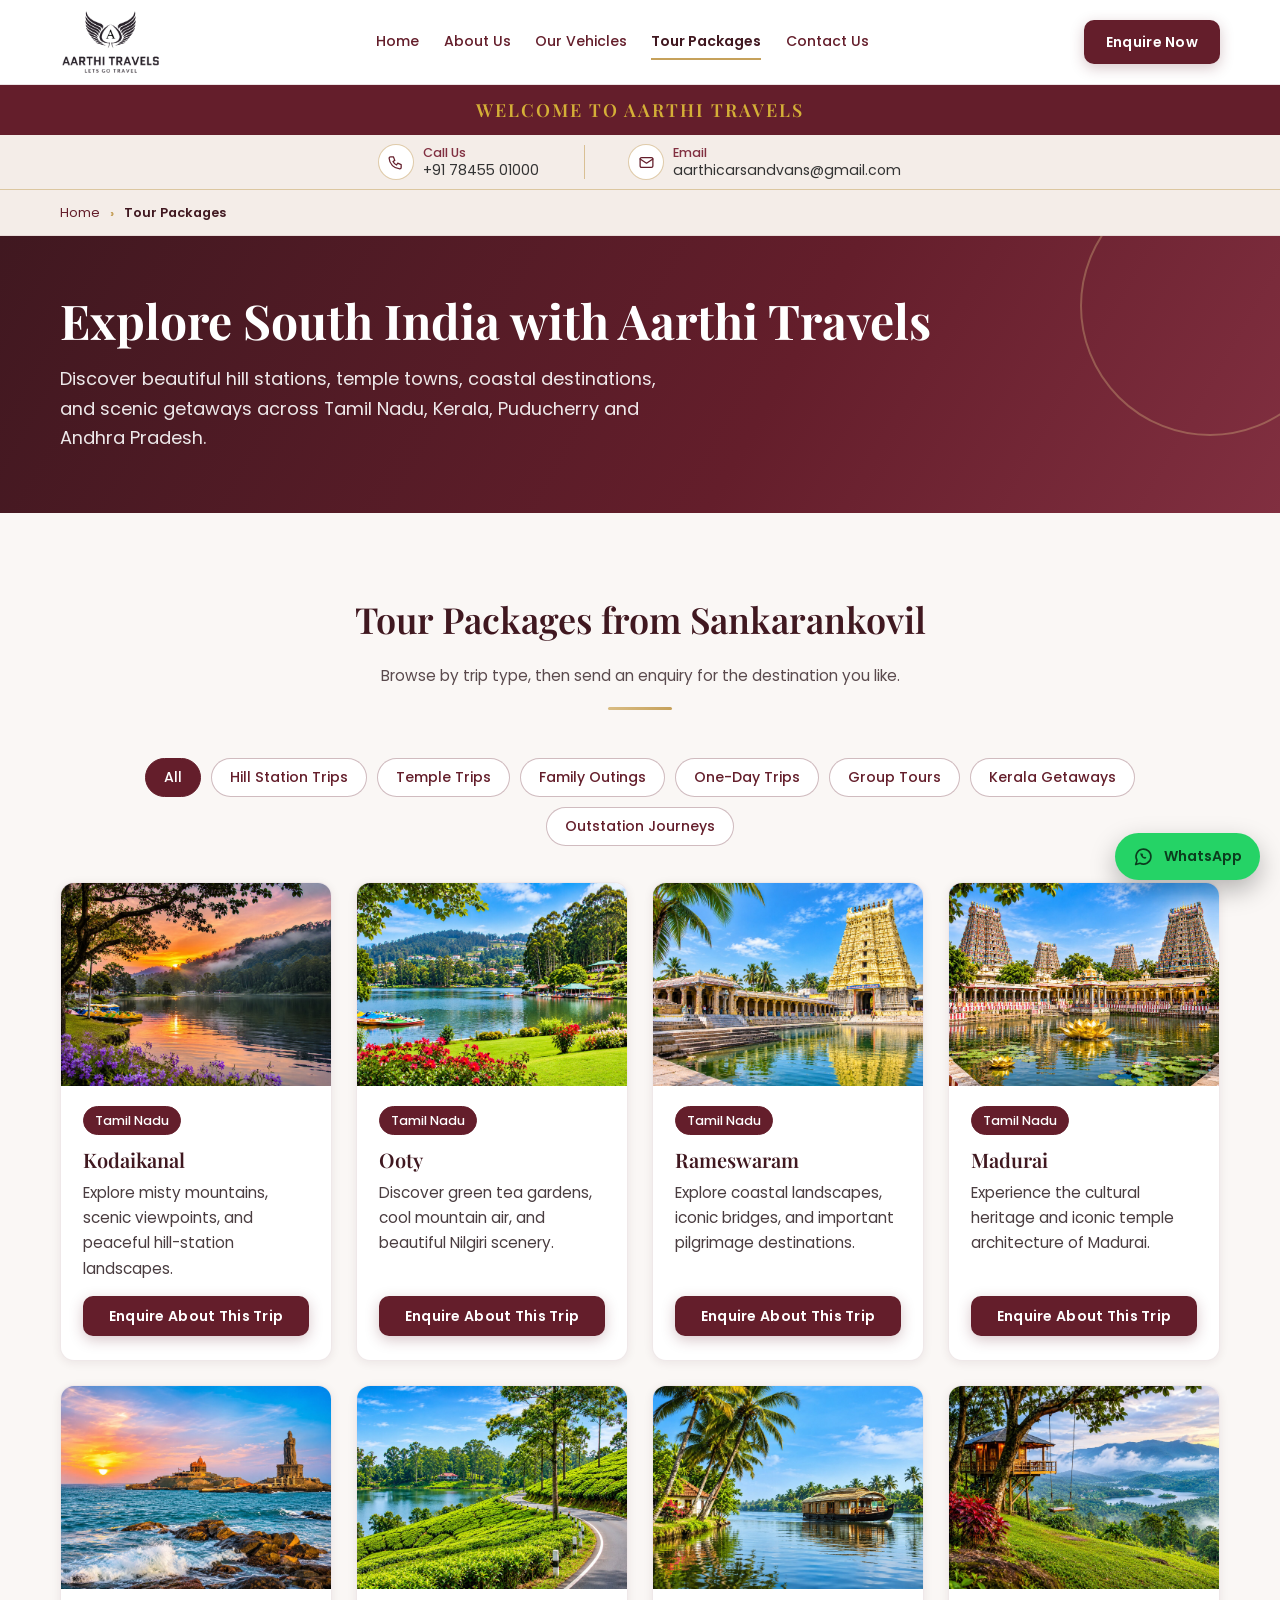
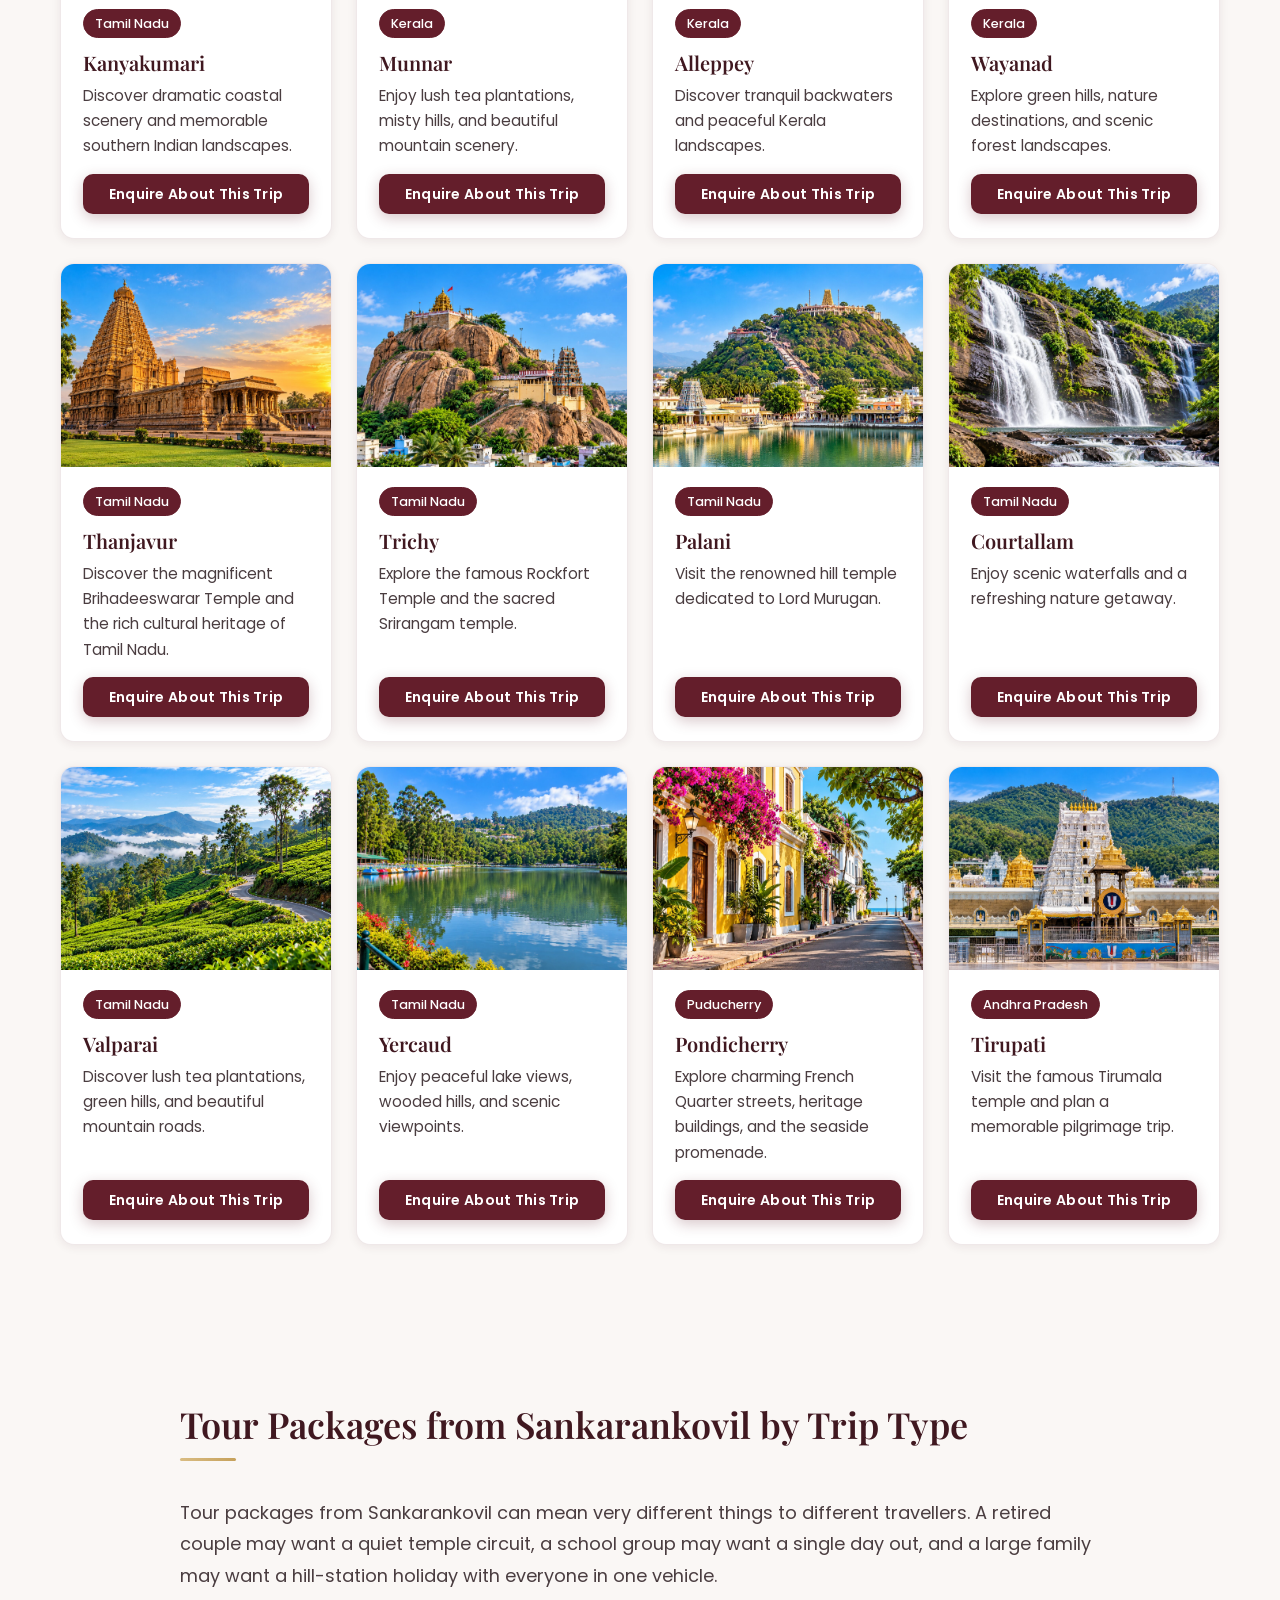
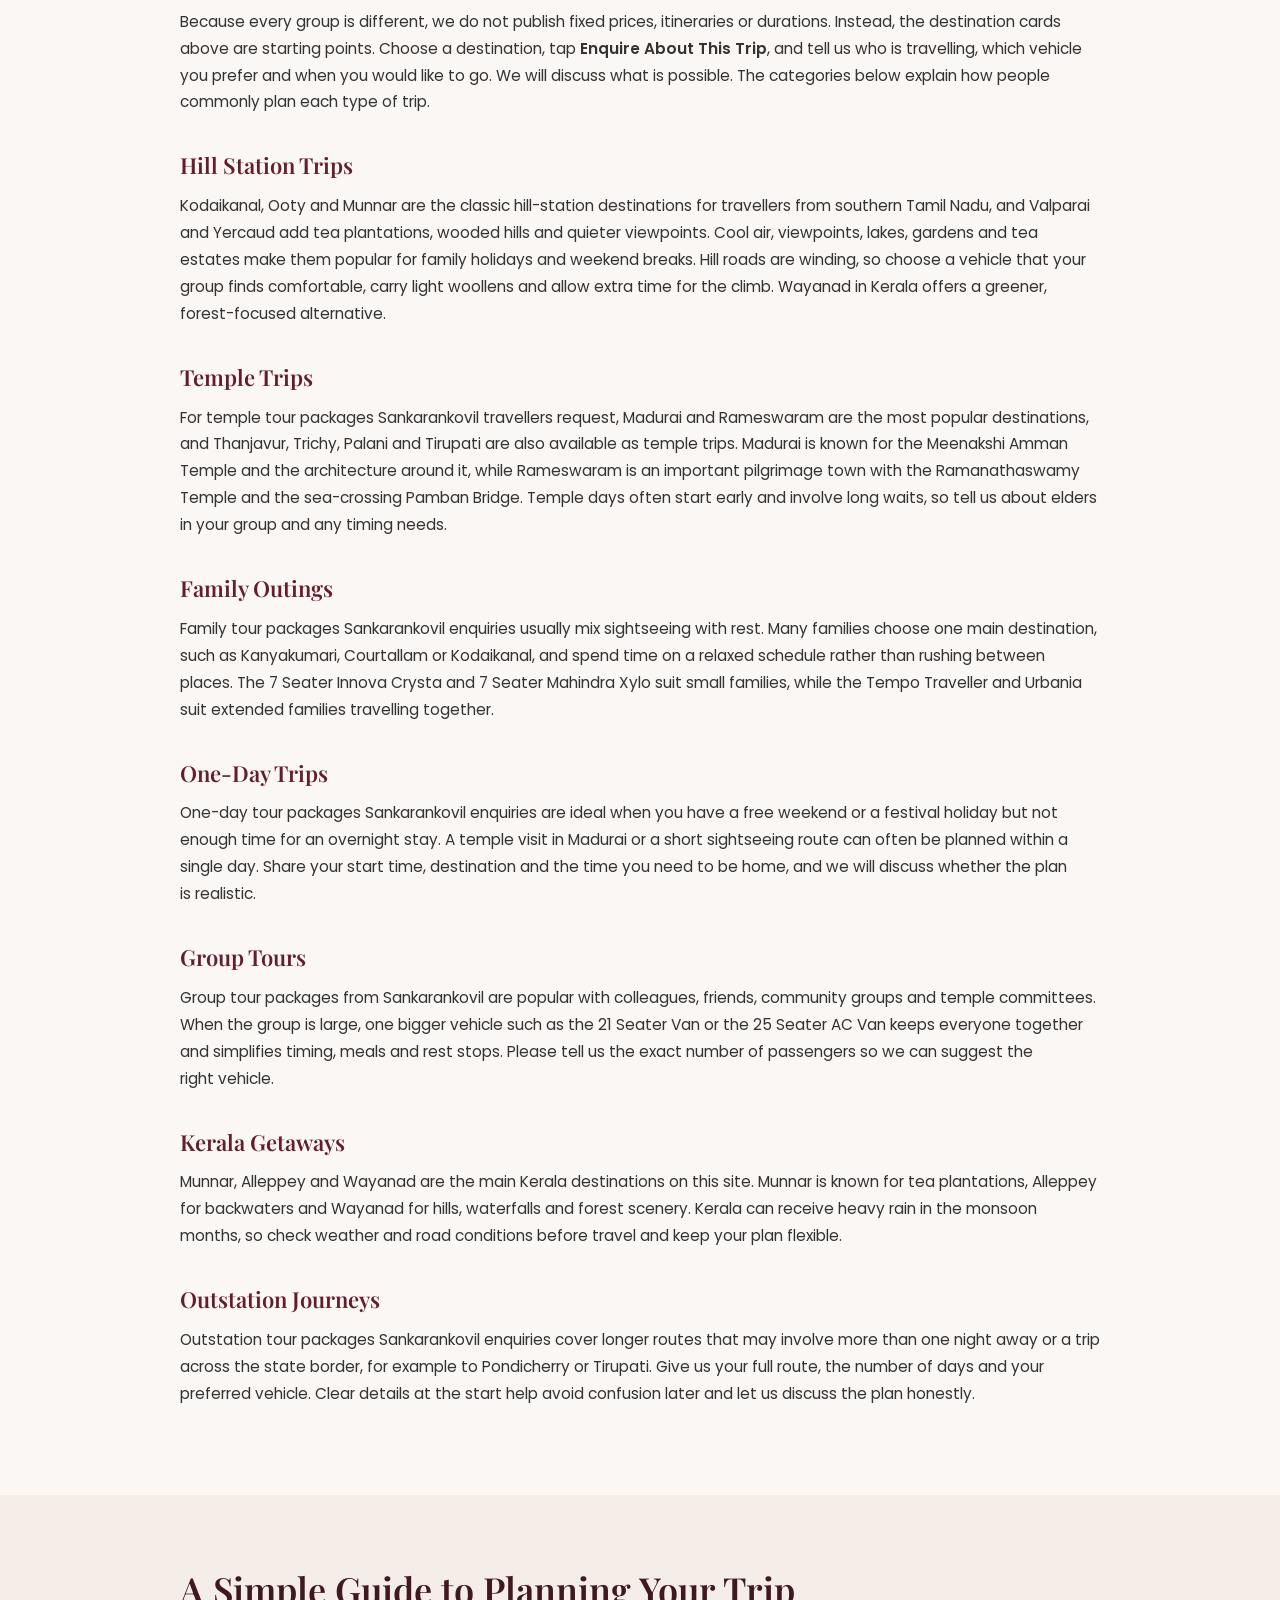
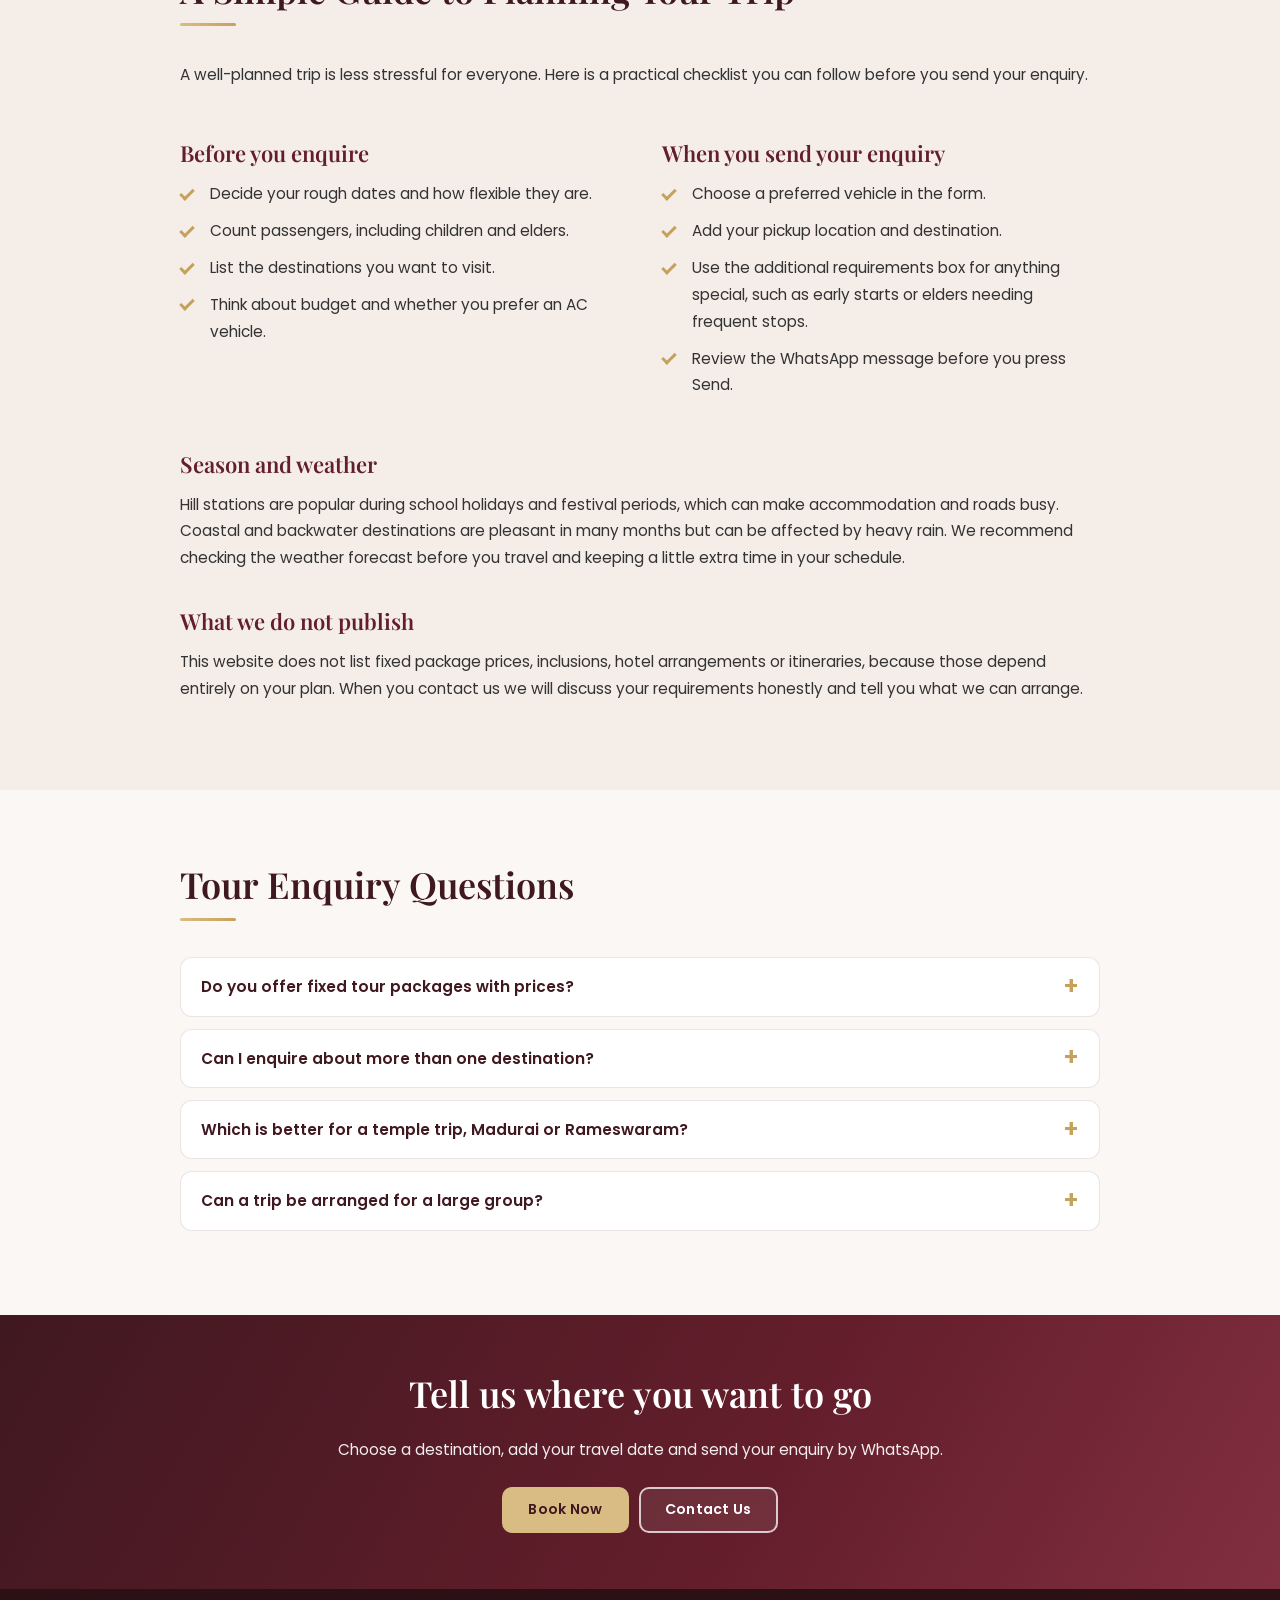
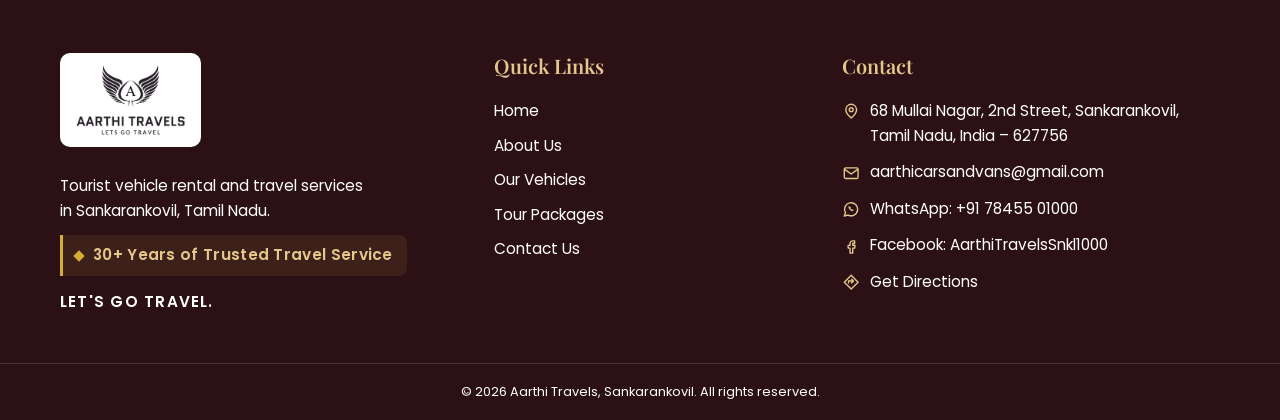
<file: tour-packages.html>
<!DOCTYPE html>
<html lang="en">
<head>
<meta charset="utf-8">
<meta name="viewport" content="width=device-width, initial-scale=1">
<title>Tour Packages from Sankarankovil | Tamil Nadu &amp; Kerala | Aarthi Travels</title>
<meta name="description" content="Family, temple, one-day and group tour enquiries from Sankarankovil to Kodaikanal, Ooty, Munnar, Rameswaram, Madurai, Kanyakumari, Alleppey and Wayanad.">
<meta name="keywords" content="Tour packages from Sankarankovil, Family tour packages Sankarankovil, One-day tour packages Sankarankovil, Temple tour packages Sankarankovil, Group tour packages from Sankarankovil, Outstation tour packages Sankarankovil">
<meta name="theme-color" content="#641E2B">
<meta property="og:type" content="website"><meta property="og:site_name" content="Aarthi Travels">
<meta property="og:title" content="Tour Packages from Sankarankovil | Tamil Nadu &amp;amp; Kerala | Aarthi Travels"><meta property="og:description" content="Family, temple, one-day and group tour enquiries from Sankarankovil to Kodaikanal, Ooty, Munnar, Rameswaram, Madurai, Kanyakumari, Alleppey and Wayanad."><meta property="og:locale" content="en_IN">
<meta name="twitter:card" content="summary_large_image"><meta name="twitter:title" content="Tour Packages from Sankarankovil | Tamil Nadu &amp;amp; Kerala | Aarthi Travels"><meta name="twitter:description" content="Family, temple, one-day and group tour enquiries from Sankarankovil to Kodaikanal, Ooty, Munnar, Rameswaram, Madurai, Kanyakumari, Alleppey and Wayanad.">
<!-- Add og:image / og:url / canonical once the production domain is known (see README). -->
<link rel="icon" type="image/svg+xml" href="images/icons/favicon.svg">
<link rel="preconnect" href="https://fonts.googleapis.com"><link rel="preconnect" href="https://fonts.gstatic.com" crossorigin>
<link href="https://fonts.googleapis.com/css2?family=Playfair+Display:wght@600;700&family=Poppins:wght@400;500;600&display=swap" rel="stylesheet">
<link rel="stylesheet" href="css/style.css?v=20261103"><link rel="stylesheet" href="css/responsive.css?v=20261103"><link rel="stylesheet" href="css/animations.css?v=20261103">
<script>document.documentElement.classList.add('js');setTimeout(function(){if(!window.__aarthiAnim)document.documentElement.classList.remove('js')},4000);</script>
<script type="application/ld+json">{"@context": "https://schema.org", "@type": "TravelAgency", "name": "Aarthi Travels", "slogan": "LETS GO TRAVEL", "description": "Tourist vehicle rental and travel service in Sankarankovil, Tamil Nadu — vans, Urbania, Tempo Traveller and 7-seater cars for family, group and outstation travel.", "email": "aarthicarsandvans@gmail.com", "telephone": "+917845501000", "address": {"@type": "PostalAddress", "streetAddress": "68 Mullai Nagar, 2nd Street", "addressLocality": "Sankarankovil", "addressRegion": "Tamil Nadu", "postalCode": "627756", "addressCountry": "IN"}, "areaServed": ["Tamil Nadu", "Kerala"], "sameAs": ["https://www.facebook.com/AarthiTravelsSnkl1000"]}</script>
<script type="application/ld+json">{"@context": "https://schema.org", "@type": "BreadcrumbList", "itemListElement": [{"@type": "ListItem", "position": 1, "name": "Home", "item": "https://YOUR-DOMAIN/index.html"}, {"@type": "ListItem", "position": 2, "name": "Tour Packages"}]}</script>
</head>
<body>
<a class="skip-link" href="#main">Skip to main content</a>
<header class="site-header">
  <div class="container header-inner">
    <a class="logo" href="index.html" aria-label="Aarthi Travels — home"><img src="images/logo/aarthi-travels-logo.png" alt="Aarthi Travels logo — Lets Go Travel" width="585" height="382"></a>
    <button class="nav-toggle" type="button" aria-expanded="false" aria-controls="main-nav" aria-label="Open menu"><span class="bars"></span></button>
    <nav class="main-nav" id="main-nav" aria-label="Main navigation"><ul><li><a href="index.html">Home</a></li><li><a href="about.html">About Us</a></li><li><a href="vehicles.html">Our Vehicles</a></li><li><a href="tour-packages.html" aria-current="page">Tour Packages</a></li><li><a href="contact.html">Contact Us</a></li><li class="nav-cta-mobile"><button type="button" class="btn btn-primary" data-open-booking>Enquire Now</button></li></ul></nav>
    <div class="header-actions"><button type="button" class="btn btn-primary header-enquire" data-open-booking>Enquire Now</button></div>
  </div>
</header>
<div class="welcome-strip"><p>WELCOME TO AARTHI TRAVELS</p></div>
<div class="contact-bar"><div class="container"><div class="header-contact"><a class="hc hc-call" href="tel:+917845501000"><span class="hc-icon"><svg class="icon" viewBox="0 0 24 24" aria-hidden="true"><path d="M5 4h4l2 5-2.5 1.5a11 11 0 0 0 5 5L15 13l5 2v4a2 2 0 0 1-2 2A16 16 0 0 1 3 6a2 2 0 0 1 2-2z"/></svg></span><span class="hc-text"><span class="hc-label">Call Us</span><span class="hc-value">+91 78455 01000</span></span></a><a class="hc hc-mail" href="mailto:aarthicarsandvans@gmail.com"><span class="hc-icon"><svg class="icon" viewBox="0 0 24 24" aria-hidden="true"><rect x="3" y="5" width="18" height="14" rx="2"/><path d="M3 7l9 6 9-6"/></svg></span><span class="hc-text"><span class="hc-label">Email</span><span class="hc-value">aarthicarsandvans@<wbr>gmail.com</span></span></a></div></div></div><nav class="breadcrumb" aria-label="Breadcrumb"><div class="container"><ol>
  <li><a href="index.html">Home</a></li><li><span aria-current="page">Tour Packages</span></li></ol></div></nav>
<main id="main">
<section class="page-banner"><div class="container"><h1>Explore South India with Aarthi Travels</h1><p>Discover beautiful hill stations, temple towns, coastal destinations, and scenic getaways across Tamil Nadu, Kerala, Puducherry and Andhra Pradesh.</p></div></section>
<section class="section"><div class="container">
 <div class="section-head reveal"><h2>Tour Packages from Sankarankovil</h2><p>Browse by trip type, then send an enquiry for the destination you like.</p></div>
 <ul class="filter-bar" aria-label="Filter destinations by trip type"><li><button type="button" class="filter-btn" data-filter="all" aria-pressed="true">All</button></li><li><button type="button" class="filter-btn" data-filter="hill" aria-pressed="false">Hill Station Trips</button></li><li><button type="button" class="filter-btn" data-filter="temple" aria-pressed="false">Temple Trips</button></li><li><button type="button" class="filter-btn" data-filter="family" aria-pressed="false">Family Outings</button></li><li><button type="button" class="filter-btn" data-filter="oneday" aria-pressed="false">One-Day Trips</button></li><li><button type="button" class="filter-btn" data-filter="group" aria-pressed="false">Group Tours</button></li><li><button type="button" class="filter-btn" data-filter="kerala" aria-pressed="false">Kerala Getaways</button></li><li><button type="button" class="filter-btn" data-filter="outstation" aria-pressed="false">Outstation Journeys</button></li></ul>
 <p class="sr-only" id="filter-count" role="status" aria-live="polite"></p>
 <div class="grid grid-dest" id="dest-grid">
<article class="card tilt" data-categories="hill family group outstation" id="kodaikanal">
  <div class="card-img"><img src="images/destinations/kodaikanal.jpg" alt="Kodaikanal, Tamil Nadu — tourist destination" width="900" height="675" loading="lazy"></div>
  <div class="card-body">
    <ul class="chips"><li class="chip state">Tamil Nadu</li></ul>
    <h3>Kodaikanal</h3><p>Explore misty mountains, scenic viewpoints, and peaceful hill-station landscapes.</p><button type="button" class="btn btn-primary btn-sm push" data-open-booking data-destination="Kodaikanal">Enquire About This Trip<span class="sr-only"> to Kodaikanal</span></button>
  </div>
</article>
<article class="card tilt" data-categories="hill family group outstation" id="ooty">
  <div class="card-img"><img src="images/destinations/ooty.jpg" alt="Ooty, Tamil Nadu — tourist destination" width="900" height="675" loading="lazy"></div>
  <div class="card-body">
    <ul class="chips"><li class="chip state">Tamil Nadu</li></ul>
    <h3>Ooty</h3><p>Discover green tea gardens, cool mountain air, and beautiful Nilgiri scenery.</p><button type="button" class="btn btn-primary btn-sm push" data-open-booking data-destination="Ooty">Enquire About This Trip<span class="sr-only"> to Ooty</span></button>
  </div>
</article>
<article class="card tilt" data-categories="temple family group outstation" id="rameswaram">
  <div class="card-img"><img src="images/destinations/rameswaram.jpg" alt="Rameswaram, Tamil Nadu — tourist destination" width="900" height="675" loading="lazy"></div>
  <div class="card-body">
    <ul class="chips"><li class="chip state">Tamil Nadu</li></ul>
    <h3>Rameswaram</h3><p>Explore coastal landscapes, iconic bridges, and important pilgrimage destinations.</p><button type="button" class="btn btn-primary btn-sm push" data-open-booking data-destination="Rameswaram">Enquire About This Trip<span class="sr-only"> to Rameswaram</span></button>
  </div>
</article>
<article class="card tilt" data-categories="temple family oneday" id="madurai">
  <div class="card-img"><img src="images/destinations/madurai.jpg" alt="Madurai, Tamil Nadu — tourist destination" width="900" height="675" loading="lazy"></div>
  <div class="card-body">
    <ul class="chips"><li class="chip state">Tamil Nadu</li></ul>
    <h3>Madurai</h3><p>Experience the cultural heritage and iconic temple architecture of Madurai.</p><button type="button" class="btn btn-primary btn-sm push" data-open-booking data-destination="Madurai">Enquire About This Trip<span class="sr-only"> to Madurai</span></button>
  </div>
</article>
<article class="card tilt" data-categories="family group outstation" id="kanyakumari">
  <div class="card-img"><img src="images/destinations/kanyakumari.jpg" alt="Kanyakumari, Tamil Nadu — tourist destination" width="900" height="675" loading="lazy"></div>
  <div class="card-body">
    <ul class="chips"><li class="chip state">Tamil Nadu</li></ul>
    <h3>Kanyakumari</h3><p>Discover dramatic coastal scenery and memorable southern Indian landscapes.</p><button type="button" class="btn btn-primary btn-sm push" data-open-booking data-destination="Kanyakumari">Enquire About This Trip<span class="sr-only"> to Kanyakumari</span></button>
  </div>
</article>
<article class="card tilt" data-categories="hill kerala family outstation" id="munnar">
  <div class="card-img"><img src="images/destinations/munnar.jpg" alt="Munnar, Kerala — tourist destination" width="900" height="675" loading="lazy"></div>
  <div class="card-body">
    <ul class="chips"><li class="chip state">Kerala</li></ul>
    <h3>Munnar</h3><p>Enjoy lush tea plantations, misty hills, and beautiful mountain scenery.</p><button type="button" class="btn btn-primary btn-sm push" data-open-booking data-destination="Munnar">Enquire About This Trip<span class="sr-only"> to Munnar</span></button>
  </div>
</article>
<article class="card tilt" data-categories="kerala family group outstation" id="alleppey">
  <div class="card-img"><img src="images/destinations/alleppey.jpg" alt="Alleppey, Kerala — tourist destination" width="900" height="675" loading="lazy"></div>
  <div class="card-body">
    <ul class="chips"><li class="chip state">Kerala</li></ul>
    <h3>Alleppey</h3><p>Discover tranquil backwaters and peaceful Kerala landscapes.</p><button type="button" class="btn btn-primary btn-sm push" data-open-booking data-destination="Alleppey">Enquire About This Trip<span class="sr-only"> to Alleppey</span></button>
  </div>
</article>
<article class="card tilt" data-categories="hill kerala family outstation" id="wayanad">
  <div class="card-img"><img src="images/destinations/wayanad.jpg" alt="Wayanad, Kerala — tourist destination" width="900" height="675" loading="lazy"></div>
  <div class="card-body">
    <ul class="chips"><li class="chip state">Kerala</li></ul>
    <h3>Wayanad</h3><p>Explore green hills, nature destinations, and scenic forest landscapes.</p><button type="button" class="btn btn-primary btn-sm push" data-open-booking data-destination="Wayanad">Enquire About This Trip<span class="sr-only"> to Wayanad</span></button>
  </div>
</article>
<article class="card tilt" data-categories="temple group" id="thanjavur">
  <div class="card-img"><img src="images/destinations/thanjavur-temple.jpg" alt="Thanjavur, Tamil Nadu — Brihadeeswarar Temple" width="1448" height="1086" loading="lazy"></div>
  <div class="card-body">
    <ul class="chips"><li class="chip state">Tamil Nadu</li></ul>
    <h3>Thanjavur</h3><p>Discover the magnificent Brihadeeswarar Temple and the rich cultural heritage of Tamil Nadu.</p><button type="button" class="btn btn-primary btn-sm push" data-open-booking data-destination="Thanjavur">Enquire About This Trip<span class="sr-only"> to Thanjavur</span></button>
  </div>
</article>
<article class="card tilt" data-categories="temple group" id="trichy">
  <div class="card-img"><img src="images/destinations/trichy-rockfort-temple.jpg" alt="Trichy, Tamil Nadu — Rockfort Temple" width="1448" height="1086" loading="lazy"></div>
  <div class="card-body">
    <ul class="chips"><li class="chip state">Tamil Nadu</li></ul>
    <h3>Trichy</h3><p>Explore the famous Rockfort Temple and the sacred Srirangam temple.</p><button type="button" class="btn btn-primary btn-sm push" data-open-booking data-destination="Trichy">Enquire About This Trip<span class="sr-only"> to Trichy</span></button>
  </div>
</article>
<article class="card tilt" data-categories="temple" id="palani">
  <div class="card-img"><img src="images/destinations/palani-hill-temple.jpg" alt="Palani, Tamil Nadu — hill temple" width="1448" height="1086" loading="lazy"></div>
  <div class="card-body">
    <ul class="chips"><li class="chip state">Tamil Nadu</li></ul>
    <h3>Palani</h3><p>Visit the renowned hill temple dedicated to Lord Murugan.</p><button type="button" class="btn btn-primary btn-sm push" data-open-booking data-destination="Palani">Enquire About This Trip<span class="sr-only"> to Palani</span></button>
  </div>
</article>
<article class="card tilt" data-categories="family oneday" id="courtallam">
  <div class="card-img"><img src="images/destinations/courtallam-waterfalls.jpg" alt="Courtallam, Tamil Nadu — waterfalls" width="1448" height="1086" loading="lazy"></div>
  <div class="card-body">
    <ul class="chips"><li class="chip state">Tamil Nadu</li></ul>
    <h3>Courtallam</h3><p>Enjoy scenic waterfalls and a refreshing nature getaway.</p><button type="button" class="btn btn-primary btn-sm push" data-open-booking data-destination="Courtallam">Enquire About This Trip<span class="sr-only"> to Courtallam</span></button>
  </div>
</article>
<article class="card tilt" data-categories="hill family" id="valparai">
  <div class="card-img"><img src="images/destinations/valparai-tea-estates.jpg" alt="Valparai, Tamil Nadu — tea estates" width="1448" height="1086" loading="lazy"></div>
  <div class="card-body">
    <ul class="chips"><li class="chip state">Tamil Nadu</li></ul>
    <h3>Valparai</h3><p>Discover lush tea plantations, green hills, and beautiful mountain roads.</p><button type="button" class="btn btn-primary btn-sm push" data-open-booking data-destination="Valparai">Enquire About This Trip<span class="sr-only"> to Valparai</span></button>
  </div>
</article>
<article class="card tilt" data-categories="hill family" id="yercaud">
  <div class="card-img"><img src="images/destinations/yercaud-lake.jpg" alt="Yercaud, Tamil Nadu — lake and hills" width="1448" height="1086" loading="lazy"></div>
  <div class="card-body">
    <ul class="chips"><li class="chip state">Tamil Nadu</li></ul>
    <h3>Yercaud</h3><p>Enjoy peaceful lake views, wooded hills, and scenic viewpoints.</p><button type="button" class="btn btn-primary btn-sm push" data-open-booking data-destination="Yercaud">Enquire About This Trip<span class="sr-only"> to Yercaud</span></button>
  </div>
</article>
<article class="card tilt" data-categories="outstation family" id="pondicherry">
  <div class="card-img"><img src="images/destinations/pondicherry-french-quarter.jpg" alt="Pondicherry, Puducherry — French Quarter" width="1448" height="1086" loading="lazy"></div>
  <div class="card-body">
    <ul class="chips"><li class="chip state">Puducherry</li></ul>
    <h3>Pondicherry</h3><p>Explore charming French Quarter streets, heritage buildings, and the seaside promenade.</p><button type="button" class="btn btn-primary btn-sm push" data-open-booking data-destination="Pondicherry">Enquire About This Trip<span class="sr-only"> to Pondicherry</span></button>
  </div>
</article>
<article class="card tilt" data-categories="group temple outstation" id="tirupati">
  <div class="card-img"><img src="images/destinations/tirupati-tirumala-temple.jpg" alt="Tirupati, Andhra Pradesh — Tirumala temple" width="1448" height="1086" loading="lazy"></div>
  <div class="card-body">
    <ul class="chips"><li class="chip state">Andhra Pradesh</li></ul>
    <h3>Tirupati</h3><p>Visit the famous Tirumala temple and plan a memorable pilgrimage trip.</p><button type="button" class="btn btn-primary btn-sm push" data-open-booking data-destination="Tirupati">Enquire About This Trip<span class="sr-only"> to Tirupati</span></button>
  </div>
</article>
 </div>
</div></section><section class="content-section"><div class="container"><h2>Tour Packages from Sankarankovil by Trip Type</h2>
<p class="lead">Tour packages from Sankarankovil can mean very different things to different travellers. A retired couple may want a quiet temple circuit, a school group may want a single day out, and a large family may want a hill-station holiday with everyone in one vehicle.</p>
<p>Because every group is different, we do not publish fixed prices, itineraries or durations. Instead, the destination cards above are starting points. Choose a destination, tap <strong>Enquire About This Trip</strong>, and tell us who is travelling, which vehicle you prefer and when you would like to go. We will discuss what is possible. The categories below explain how people commonly plan each type of trip.</p><h3>Hill Station Trips</h3><p>Kodaikanal, Ooty and Munnar are the classic hill-station destinations for travellers from southern Tamil Nadu, and Valparai and Yercaud add tea plantations, wooded hills and quieter viewpoints. Cool air, viewpoints, lakes, gardens and tea estates make them popular for family holidays and weekend breaks. Hill roads are winding, so choose a vehicle that your group finds comfortable, carry light woollens and allow extra time for the climb. Wayanad in Kerala offers a greener, forest-focused alternative.</p><h3>Temple Trips</h3><p>For temple tour packages Sankarankovil travellers request, Madurai and Rameswaram are the most popular destinations, and Thanjavur, Trichy, Palani and Tirupati are also available as temple trips. Madurai is known for the Meenakshi Amman Temple and the architecture around it, while Rameswaram is an important pilgrimage town with the Ramanathaswamy Temple and the sea-crossing Pamban Bridge. Temple days often start early and involve long waits, so tell us about elders in your group and any timing needs.</p><h3>Family Outings</h3><p>Family tour packages Sankarankovil enquiries usually mix sightseeing with rest. Many families choose one main destination, such as Kanyakumari, Courtallam or Kodaikanal, and spend time on a relaxed schedule rather than rushing between places. The 7 Seater Innova Crysta and 7 Seater Mahindra Xylo suit small families, while the Tempo Traveller and Urbania suit extended families travelling together.</p><h3>One-Day Trips</h3><p>One-day tour packages Sankarankovil enquiries are ideal when you have a free weekend or a festival holiday but not enough time for an overnight stay. A temple visit in Madurai or a short sightseeing route can often be planned within a single day. Share your start time, destination and the time you need to be home, and we will discuss whether the plan is realistic.</p><h3>Group Tours</h3><p>Group tour packages from Sankarankovil are popular with colleagues, friends, community groups and temple committees. When the group is large, one bigger vehicle such as the 21 Seater Van or the 25 Seater AC Van keeps everyone together and simplifies timing, meals and rest stops. Please tell us the exact number of passengers so we can suggest the right vehicle.</p><h3>Kerala Getaways</h3><p>Munnar, Alleppey and Wayanad are the main Kerala destinations on this site. Munnar is known for tea plantations, Alleppey for backwaters and Wayanad for hills, waterfalls and forest scenery. Kerala can receive heavy rain in the monsoon months, so check weather and road conditions before travel and keep your plan flexible.</p><h3>Outstation Journeys</h3><p>Outstation tour packages Sankarankovil enquiries cover longer routes that may involve more than one night away or a trip across the state border, for example to Pondicherry or Tirupati. Give us your full route, the number of days and your preferred vehicle. Clear details at the start help avoid confusion later and let us discuss the plan honestly.</p></div></section><section class="content-section alt"><div class="container"><h2>A Simple Guide to Planning Your Trip</h2>
<p>A well-planned trip is less stressful for everyone. Here is a practical checklist you can follow before you send your enquiry.</p>
<div class="two-col"><div><h3>Before you enquire</h3><ul class="tick-list"><li>Decide your rough dates and how flexible they are.</li><li>Count passengers, including children and elders.</li><li>List the destinations you want to visit.</li><li>Think about budget and whether you prefer an AC vehicle.</li></ul></div>
<div><h3>When you send your enquiry</h3><ul class="tick-list"><li>Choose a preferred vehicle in the form.</li><li>Add your pickup location and destination.</li><li>Use the additional requirements box for anything special, such as early starts or elders needing frequent stops.</li><li>Review the WhatsApp message before you press Send.</li></ul></div></div>
<h3>Season and weather</h3>
<p>Hill stations are popular during school holidays and festival periods, which can make accommodation and roads busy. Coastal and backwater destinations are pleasant in many months but can be affected by heavy rain. We recommend checking the weather forecast before you travel and keeping a little extra time in your schedule.</p>
<h3>What we do not publish</h3>
<p>This website does not list fixed package prices, inclusions, hotel arrangements or itineraries, because those depend entirely on your plan. When you contact us we will discuss your requirements honestly and tell you what we can arrange.</p></div></section><section class="content-section"><div class="container"><h2>Tour Enquiry Questions</h2><details class="faq"><summary>Do you offer fixed tour packages with prices?</summary><div class="faq-body"><p>We do not publish fixed prices or itineraries online. Choose a destination, send an enquiry and we will discuss what suits your group.</p></div></details><details class="faq"><summary>Can I enquire about more than one destination?</summary><div class="faq-body"><p>Yes. Mention every place you would like to visit in the additional requirements box or in WhatsApp.</p></div></details><details class="faq"><summary>Which is better for a temple trip, Madurai or Rameswaram?</summary><div class="faq-body"><p>Both are important temple destinations. Madurai is a good fit for a shorter visit, while Rameswaram usually needs more time. Tell us your timings and we can discuss the plan.</p></div></details><details class="faq"><summary>Can a trip be arranged for a large group?</summary><div class="faq-body"><p>You can enquire for groups up to the capacity of our largest vehicle, the 25 Seater AC Van. Share your passenger count so we can suggest the right option.</p></div></details></div></section><section class="cta-band"><div class="container reveal"><h2>Tell us where you want to go</h2><p>Choose a destination, add your travel date and send your enquiry by WhatsApp.</p><button type="button" class="btn btn-gold" data-open-booking>Book Now</button><a class="btn btn-ghost-light" href="contact.html">Contact Us</a></div></section>
</main>
<footer class="site-footer">
  <div class="container footer-grid">
    <div class="footer-brand"><a class="footer-logo" href="index.html" aria-label="Aarthi Travels — home"><img src="images/logo/aarthi-travels-logo.png" alt="Aarthi Travels logo" width="585" height="382" loading="lazy"></a>
      <p class="footer-desc">Tourist vehicle rental and travel services in Sankarankovil, Tamil Nadu.</p>
      <p class="footer-experience">30+ Years of Trusted Travel Service</p>
      <p class="footer-tagline">LET'S GO TRAVEL.</p></div>
    <nav class="footer-links" aria-label="Quick Links"><h2>Quick Links</h2><ul><li><a href="index.html">Home</a></li><li><a href="about.html">About Us</a></li><li><a href="vehicles.html">Our Vehicles</a></li><li><a href="tour-packages.html">Tour Packages</a></li><li><a href="contact.html">Contact Us</a></li></ul></nav>
    <div class="footer-contact"><h2>Contact</h2>
      <ul class="footer-contact-list">
      <li><svg class="icon" viewBox="0 0 24 24" aria-hidden="true"><path d="M12 21s7-6.2 7-11a7 7 0 1 0-14 0c0 4.800 7 11 7 11z"/><circle cx="12" cy="10" r="2.500"/></svg><address>68 Mullai Nagar, 2nd Street, Sankarankovil, Tamil Nadu, India – 627756</address></li>
      <li><svg class="icon" viewBox="0 0 24 24" aria-hidden="true"><rect x="3" y="5" width="18" height="14" rx="2"/><path d="M3.500 7l8.500 6 8.500-6"/></svg><a href="mailto:aarthicarsandvans@gmail.com">aarthicarsandvans@gmail.com</a></li>
      <li><svg class="icon" viewBox="0 0 24 24" aria-hidden="true"><path d="M3 21l1.6-4.6A8.5 8.5 0 1 1 8 19.6z"/><path class="fill" d="M9.2 7.8c-.4.4-.9 1-.7 2 .3 1.5 1.7 3.2 3.2 4.1 1.1.6 2 .6 2.600.3.5-.3.9-.9.9-1.200l-1.700-.9-.7.6a3.400 3.400 0 0 1-1.900-1.800l.6-.7-.9-1.700c-.4 0-1.100.1-1.400.3z"/></svg><a href="https://wa.me/917845501000" target="_blank" rel="noopener">WhatsApp: +91 78455 01000</a></li>
      <li><svg class="icon" viewBox="0 0 24 24" aria-hidden="true"><path d="M14 8.500h2.500V5H14a3.500 3.500 0 0 0-3.500 3.500V11H8v3.500h2.500V21H14v-6.500h2.500L17 11h-3V8.500a.5.5 0 0 1 .5-.5z"/></svg><a href="https://www.facebook.com/AarthiTravelsSnkl1000" target="_blank" rel="noopener">Facebook: AarthiTravelsSnkl1000</a></li>
      <li><svg class="icon" viewBox="0 0 24 24" aria-hidden="true"><path d="M12 3l9 9-9 9-9-9z"/><path d="M8.500 13v-2.500H15M12.500 8l2.500 2.500-2.500 2.500"/></svg><a href="https://www.google.com/maps/dir/?api=1&destination=68%20Mullai%20Nagar%2C%202nd%20Street%2C%20Sankarankovil%2C%20Tamil%20Nadu%20627756%2C%20India" target="_blank" rel="noopener">Get Directions</a></li></ul></div>
  </div>
  <div class="footer-bottom"><div class="container"><p>&copy; <span data-year>2026</span> Aarthi Travels, Sankarankovil. All rights reserved.</p></div></div>
</footer>
<dialog class="booking-dialog" id="booking-dialog" aria-labelledby="booking-title">
  <div class="dialog-head"><div><h2 id="booking-title">Booking Enquiry</h2><p id="booking-vehicle-label">Choose a vehicle and share your travel details.</p></div>
    <button type="button" class="dialog-close" data-close-booking aria-label="Close booking enquiry form">&times;</button></div>
  <div class="dialog-body"><form data-enquiry-form novalidate>
  <div class="form-grid">
    <div class="field"><label for="bk-name">Full Name <span class="req" aria-hidden="true">*</span><span class="sr-only">(required)</span></label><input id="bk-name" name="name" type="text" required aria-describedby="bk-name-error" autocomplete="name"><div class="error" id="bk-name-error" role="alert"></div></div>
    <div class="field"><label for="bk-phone">Phone Number <span class="req" aria-hidden="true">*</span><span class="sr-only">(required)</span></label><input id="bk-phone" name="phone" type="tel" required aria-describedby="bk-phone-error" autocomplete="tel" inputmode="tel" placeholder="e.g. 98765 43210"><div class="error" id="bk-phone-error" role="alert"></div></div>
    <div class="field full"><label for="bk-email">Email Address <span class="optional">(optional)</span></label><input id="bk-email" name="email" type="email" aria-describedby="bk-email-error" autocomplete="email"><div class="error" id="bk-email-error" role="alert"></div></div>
    <div class="field"><label for="bk-pickup">Pickup Location <span class="req" aria-hidden="true">*</span><span class="sr-only">(required)</span></label><input id="bk-pickup" name="pickup" type="text" required aria-describedby="bk-pickup-error" autocomplete="off"><div class="error" id="bk-pickup-error" role="alert"></div></div>
    <div class="field"><label for="bk-destination">Destination <span class="req" aria-hidden="true">*</span><span class="sr-only">(required)</span></label><input id="bk-destination" name="destination" type="text" required aria-describedby="bk-destination-error" autocomplete="off"><div class="error" id="bk-destination-error" role="alert"></div></div>
    <div class="field"><label for="bk-date">Travel Date <span class="req" aria-hidden="true">*</span><span class="sr-only">(required)</span></label><input id="bk-date" name="date" type="date" required aria-describedby="bk-date-error" ><div class="error" id="bk-date-error" role="alert"></div></div>
    <div class="field"><label for="bk-returnDate">Return Date <span class="optional">(optional)</span></label><input id="bk-returnDate" name="returnDate" type="date" aria-describedby="bk-returnDate-error" ><div class="error" id="bk-returnDate-error" role="alert"></div></div>
    <div class="field"><label for="bk-passengers">Number of Passengers <span class="req" aria-hidden="true">*</span><span class="sr-only">(required)</span></label><input id="bk-passengers" name="passengers" type="number" required aria-describedby="bk-passengers-error" min="1" max="60" inputmode="numeric"><div class="error" id="bk-passengers-error" role="alert"></div></div>
    <div class="field"><label for="bk-vehicle">Preferred Vehicle <span class="req" aria-hidden="true">*</span><span class="sr-only">(required)</span></label>
      <select id="bk-vehicle" name="vehicle" required aria-describedby="bk-vehicle-error"><option value="">Select a vehicle</option><option value="16 Seater Urbania">16 Seater Urbania</option><option value="13 Seater Tempo Traveller">13 Seater Tempo Traveller</option><option value="25 Seater AC Van">25 Seater AC Van</option><option value="21 Seater Van (A/C)">21 Seater Van (A/C)</option><option value="21 Seater Van (Non-A/C)">21 Seater Van (Non-A/C)</option><option value="7 Seater Innova Crysta">7 Seater Innova Crysta</option><option value="7 Seater Mahindra Xylo">7 Seater Mahindra Xylo</option></select><div class="error" id="bk-vehicle-error" role="alert"></div></div>
    <div class="field full"><label for="bk-notes">Additional Requirements <span class="optional">(optional)</span></label><textarea id="bk-notes" name="notes" rows="3"></textarea></div>
  </div>
  <div class="form-actions">
    <button type="submit" class="btn btn-primary" data-channel="whatsapp"><svg class="icon" viewBox="0 0 24 24" aria-hidden="true"><path d="M3 21l1.6-4.6A8.5 8.5 0 1 1 8 19.6z"/><path class="fill" d="M9.2 7.8c-.4.4-.9 1-.7 2 .3 1.5 1.7 3.2 3.2 4.1 1.1.6 2 .6 2.600.3.5-.3.9-.9.9-1.200l-1.700-.9-.7.6a3.400 3.400 0 0 1-1.900-1.800l.6-.7-.9-1.700c-.4 0-1.100.1-1.400.3z"/></svg> Send Enquiry on WhatsApp</button>
    <button type="submit" class="btn btn-outline" data-channel="email">Send by Email</button>
  </div>
  <div class="form-status" role="status" aria-live="polite" hidden></div>
  <p class="form-help">This is an enquiry, not a confirmed booking. Your message opens in WhatsApp or your email app so you can review it before sending. Aarthi Travels will confirm availability and details with you.</p>
</form></div>
</dialog>
<a class="wa-float" href="https://wa.me/917845501000" target="_blank" rel="noopener" aria-label="Chat with Aarthi Travels on WhatsApp"><svg class="icon" viewBox="0 0 24 24" aria-hidden="true"><path d="M3 21l1.6-4.6A8.5 8.5 0 1 1 8 19.6z"/><path class="fill" d="M9.2 7.8c-.4.4-.9 1-.7 2 .3 1.5 1.7 3.2 3.2 4.1 1.1.6 2 .6 2.600.3.5-.3.9-.9.9-1.200l-1.700-.9-.7.6a3.400 3.400 0 0 1-1.900-1.800l.6-.7-.9-1.700c-.4 0-1.100.1-1.400.3z"/></svg><span>WhatsApp</span></a>
<script src="js/main.js?v=20261103" defer></script><script src="js/navigation.js?v=20261103" defer></script><script src="js/vehicle-booking.js?v=20261103" defer></script><script src="js/contact-form.js?v=20261103" defer></script><script src="js/animations.js?v=20261103" defer></script>
</body>
</html>
</file>
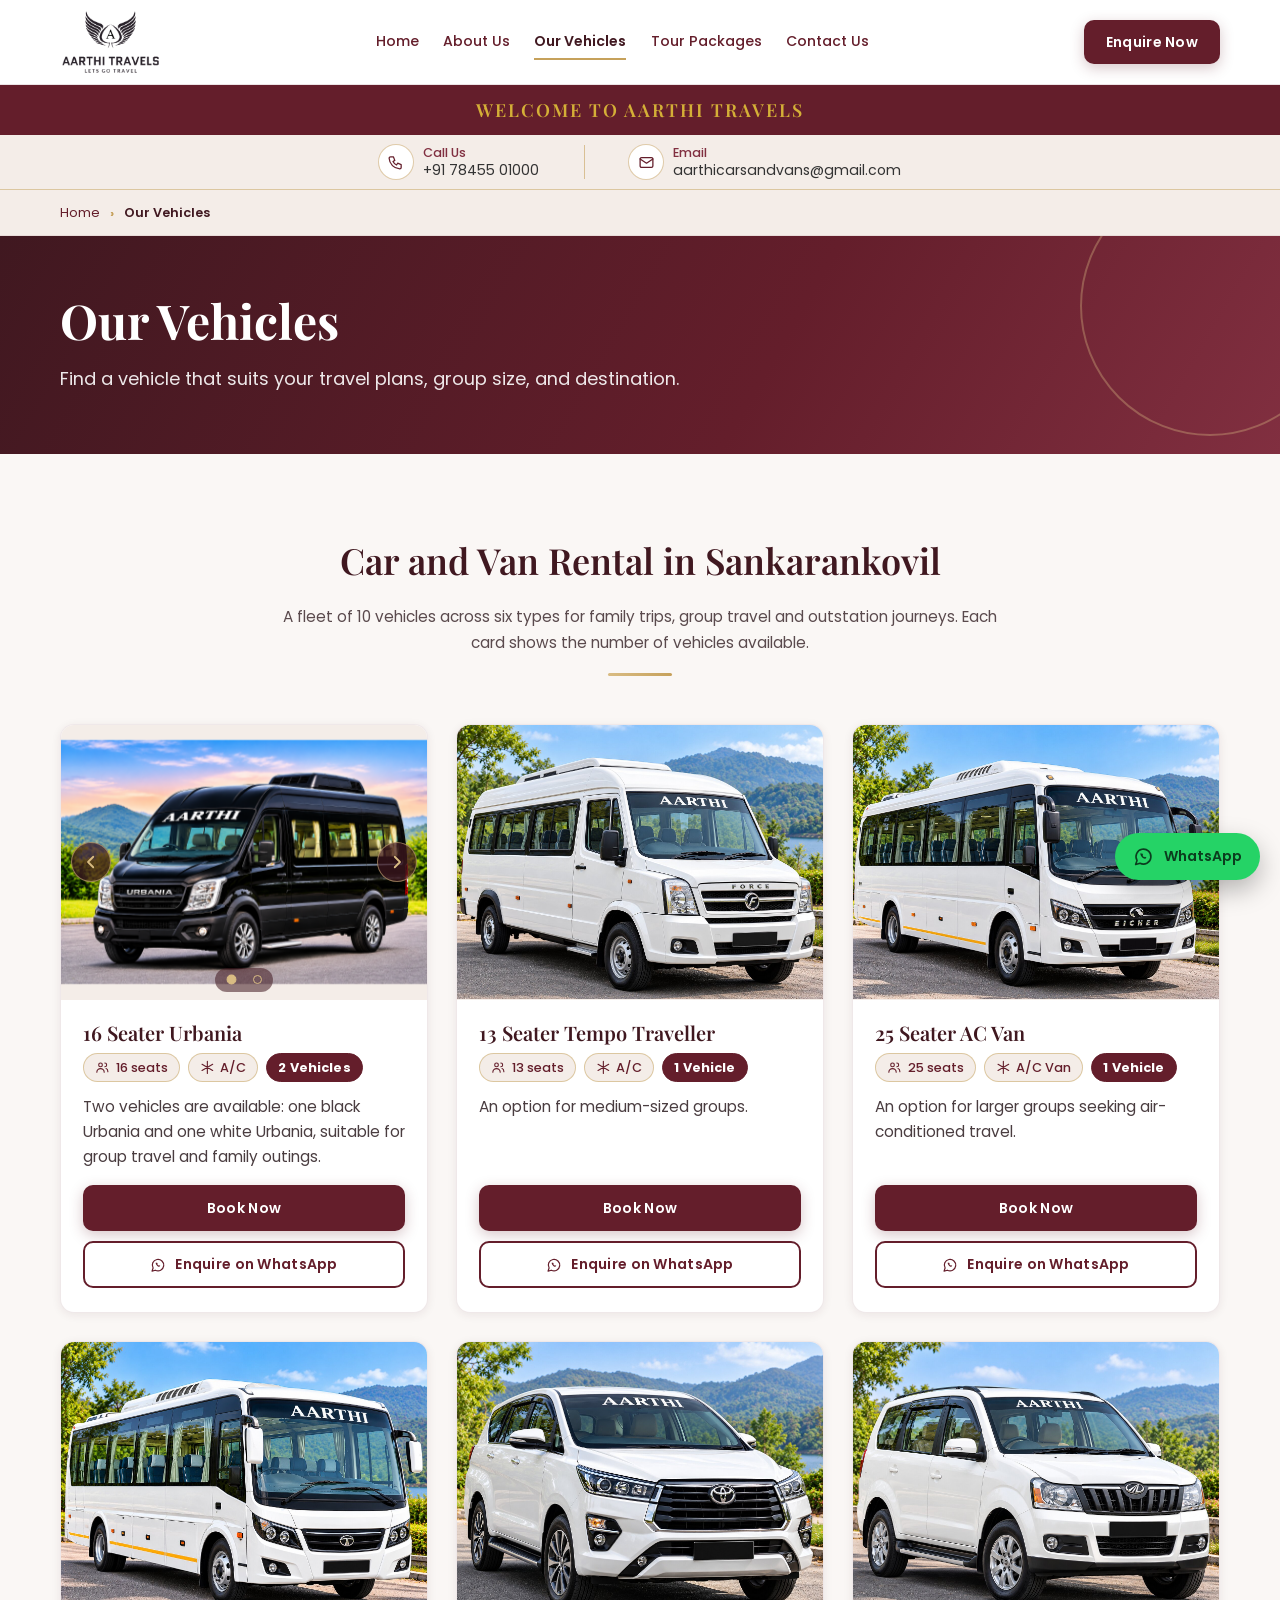
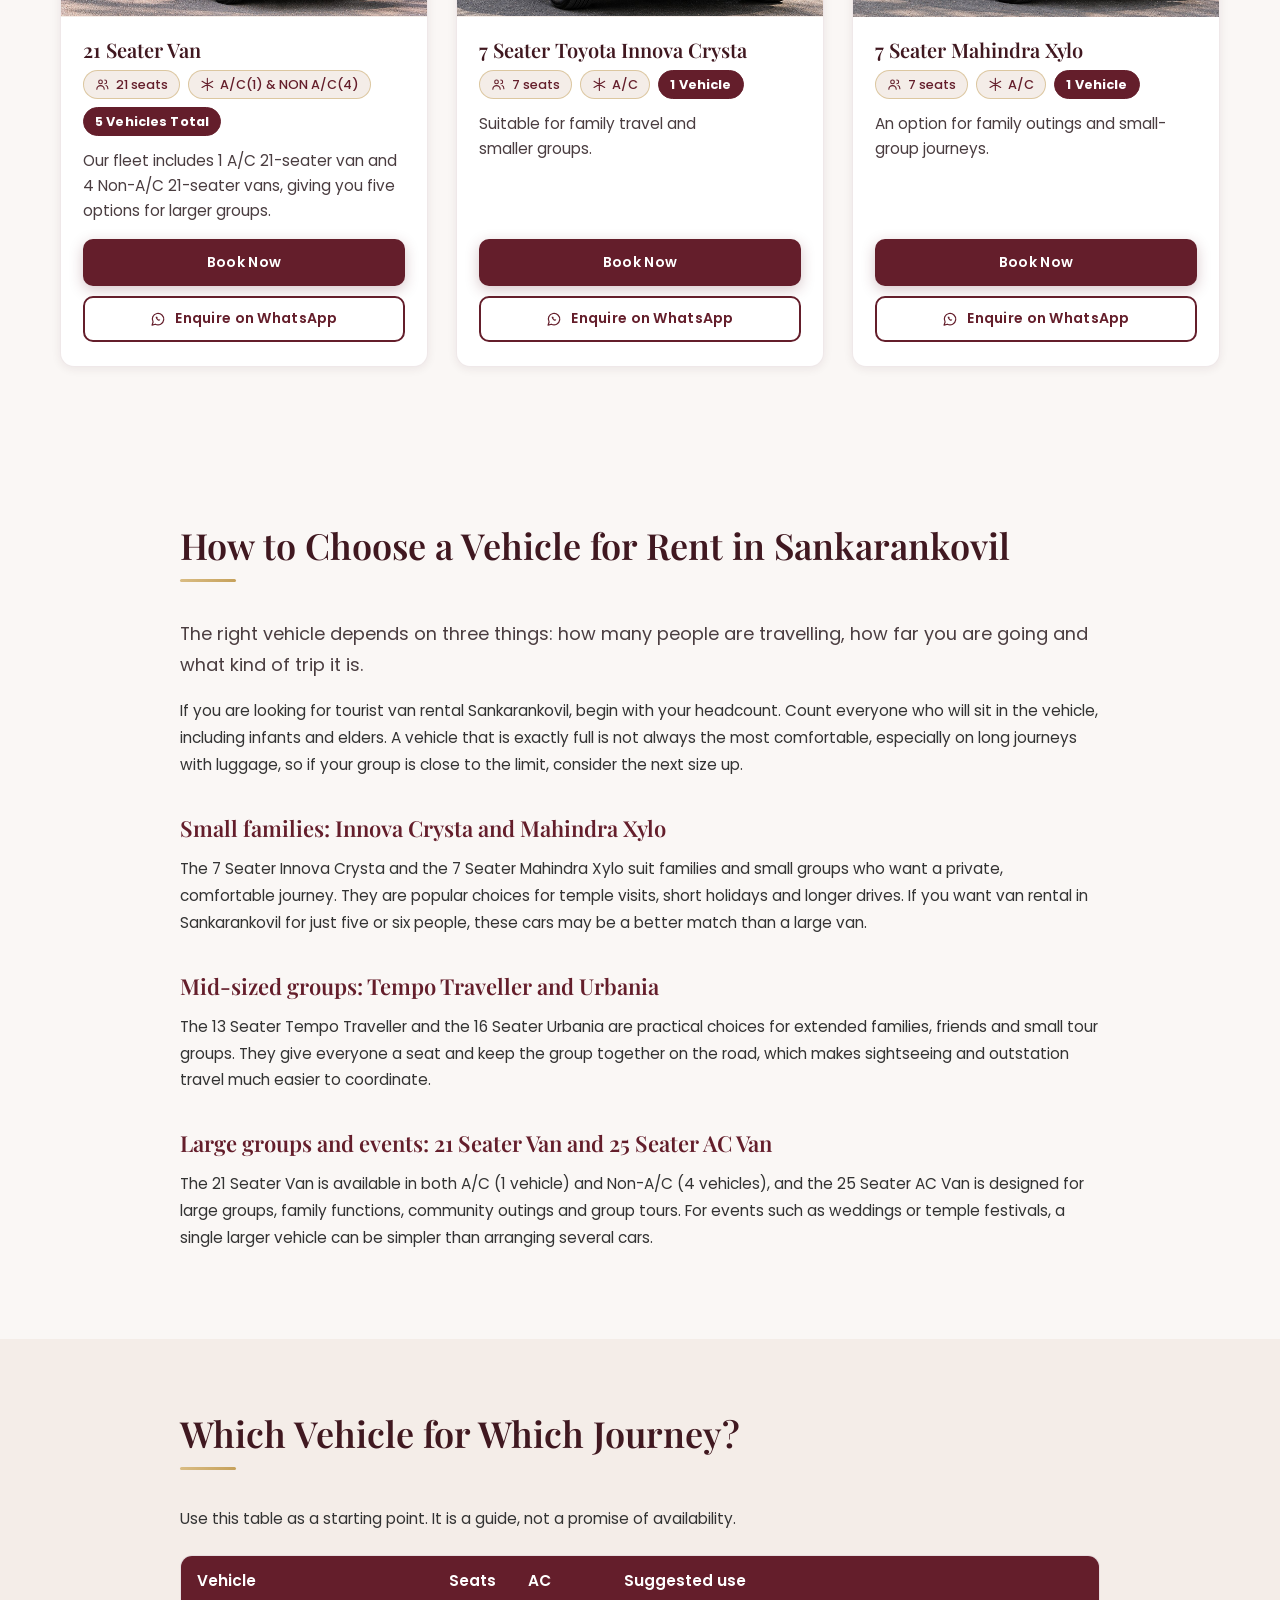
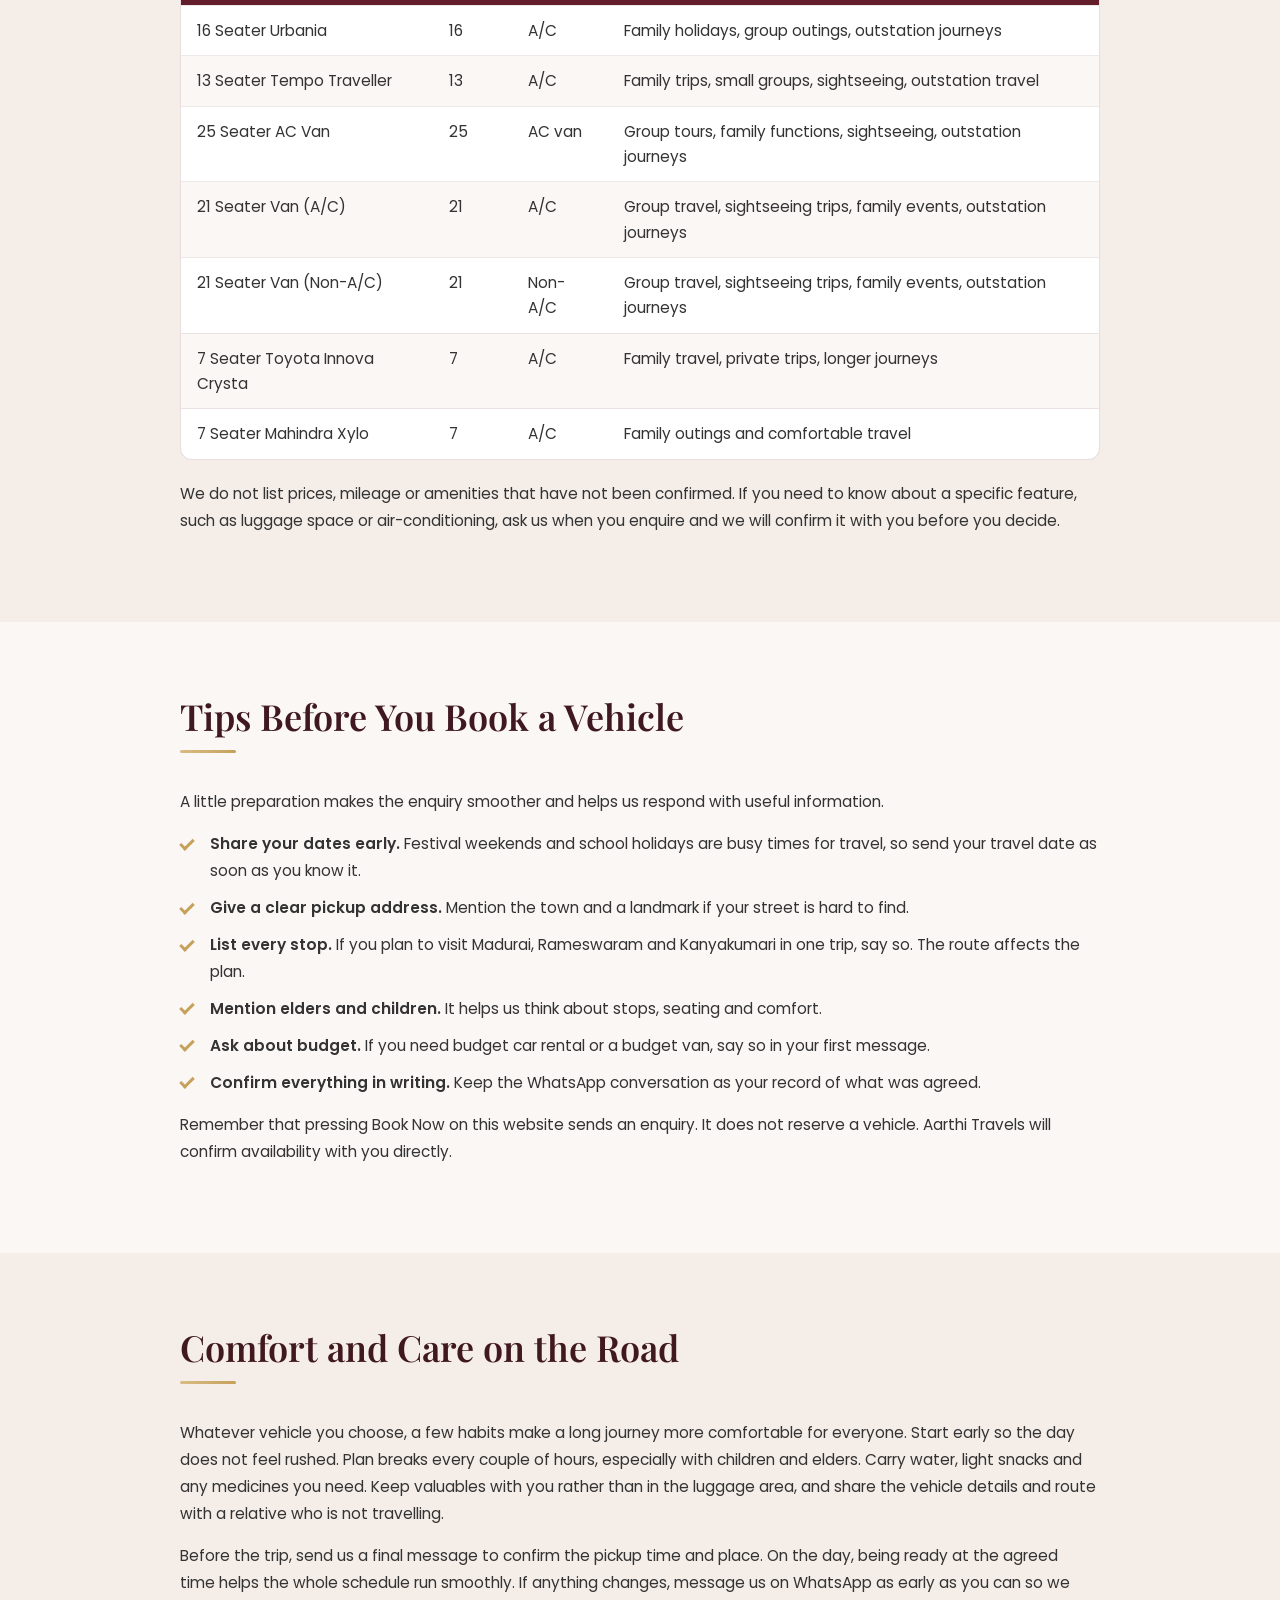
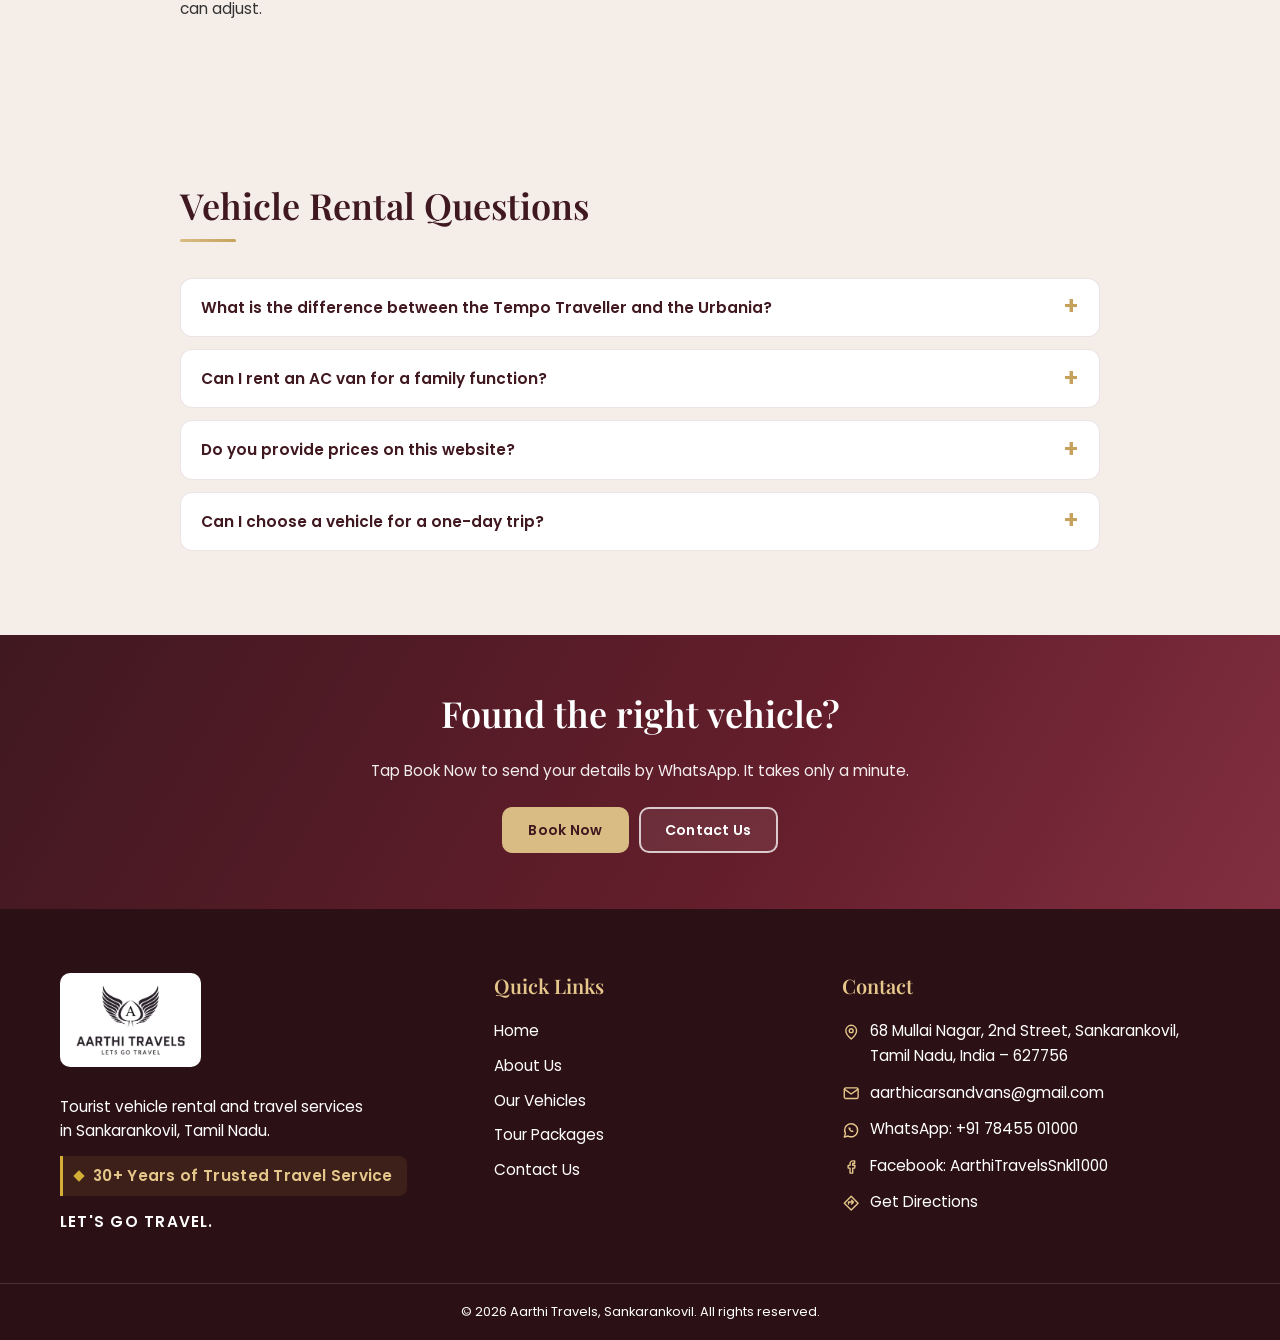
<file: vehicles.html>
<!DOCTYPE html>
<html lang="en">
<head>
<meta charset="utf-8">
<meta name="viewport" content="width=device-width, initial-scale=1">
<title>Car &amp; Van Rental in Sankarankovil | Our Vehicles | Aarthi Travels</title>
<meta name="description" content="Urbania, Tempo Traveller, 25 seater AC van, 21 seater van (A/C and Non-A/C), Innova Crysta and Mahindra Xylo for rent in Sankarankovil. Book Now.">
<meta name="keywords" content="Car and van rental in Sankarankovil, Tourist van rental Sankarankovil, Van rental in Sankarankovil, Tempo Traveller booking Sankarankovil, Urbania booking Sankarankovil, 7-seater car rental booking Sankarankovil">
<meta name="theme-color" content="#641E2B">
<meta property="og:type" content="website"><meta property="og:site_name" content="Aarthi Travels">
<meta property="og:title" content="Car &amp;amp; Van Rental in Sankarankovil | Our Vehicles | Aarthi Travels"><meta property="og:description" content="Urbania, Tempo Traveller, 25 seater AC van, 21 seater van (A/C and Non-A/C), Innova Crysta and Mahindra Xylo for rent in Sankarankovil. Book Now."><meta property="og:locale" content="en_IN">
<meta name="twitter:card" content="summary_large_image"><meta name="twitter:title" content="Car &amp;amp; Van Rental in Sankarankovil | Our Vehicles | Aarthi Travels"><meta name="twitter:description" content="Urbania, Tempo Traveller, 25 seater AC van, 21 seater van (A/C and Non-A/C), Innova Crysta and Mahindra Xylo for rent in Sankarankovil. Book Now.">
<!-- Add og:image / og:url / canonical once the production domain is known (see README). -->
<link rel="icon" type="image/svg+xml" href="images/icons/favicon.svg">
<link rel="preconnect" href="https://fonts.googleapis.com"><link rel="preconnect" href="https://fonts.gstatic.com" crossorigin>
<link href="https://fonts.googleapis.com/css2?family=Playfair+Display:wght@600;700&family=Poppins:wght@400;500;600&display=swap" rel="stylesheet">
<link rel="stylesheet" href="css/style.css?v=20261103"><link rel="stylesheet" href="css/responsive.css?v=20261103"><link rel="stylesheet" href="css/animations.css?v=20261103">
<script>document.documentElement.classList.add('js');setTimeout(function(){if(!window.__aarthiAnim)document.documentElement.classList.remove('js')},4000);</script>
<script type="application/ld+json">{"@context": "https://schema.org", "@type": "TravelAgency", "name": "Aarthi Travels", "slogan": "LETS GO TRAVEL", "description": "Tourist vehicle rental and travel service in Sankarankovil, Tamil Nadu — vans, Urbania, Tempo Traveller and 7-seater cars for family, group and outstation travel.", "email": "aarthicarsandvans@gmail.com", "telephone": "+917845501000", "address": {"@type": "PostalAddress", "streetAddress": "68 Mullai Nagar, 2nd Street", "addressLocality": "Sankarankovil", "addressRegion": "Tamil Nadu", "postalCode": "627756", "addressCountry": "IN"}, "areaServed": ["Tamil Nadu", "Kerala"], "sameAs": ["https://www.facebook.com/AarthiTravelsSnkl1000"]}</script>
<script type="application/ld+json">{"@context": "https://schema.org", "@type": "BreadcrumbList", "itemListElement": [{"@type": "ListItem", "position": 1, "name": "Home", "item": "https://YOUR-DOMAIN/index.html"}, {"@type": "ListItem", "position": 2, "name": "Our Vehicles"}]}</script>
</head>
<body>
<a class="skip-link" href="#main">Skip to main content</a>
<header class="site-header">
  <div class="container header-inner">
    <a class="logo" href="index.html" aria-label="Aarthi Travels — home"><img src="images/logo/aarthi-travels-logo.png" alt="Aarthi Travels logo — Lets Go Travel" width="585" height="382"></a>
    <button class="nav-toggle" type="button" aria-expanded="false" aria-controls="main-nav" aria-label="Open menu"><span class="bars"></span></button>
    <nav class="main-nav" id="main-nav" aria-label="Main navigation"><ul><li><a href="index.html">Home</a></li><li><a href="about.html">About Us</a></li><li><a href="vehicles.html" aria-current="page">Our Vehicles</a></li><li><a href="tour-packages.html">Tour Packages</a></li><li><a href="contact.html">Contact Us</a></li><li class="nav-cta-mobile"><button type="button" class="btn btn-primary" data-open-booking>Enquire Now</button></li></ul></nav>
    <div class="header-actions"><button type="button" class="btn btn-primary header-enquire" data-open-booking>Enquire Now</button></div>
  </div>
</header>
<div class="welcome-strip"><p>WELCOME TO AARTHI TRAVELS</p></div>
<div class="contact-bar"><div class="container"><div class="header-contact"><a class="hc hc-call" href="tel:+917845501000"><span class="hc-icon"><svg class="icon" viewBox="0 0 24 24" aria-hidden="true"><path d="M5 4h4l2 5-2.5 1.5a11 11 0 0 0 5 5L15 13l5 2v4a2 2 0 0 1-2 2A16 16 0 0 1 3 6a2 2 0 0 1 2-2z"/></svg></span><span class="hc-text"><span class="hc-label">Call Us</span><span class="hc-value">+91 78455 01000</span></span></a><a class="hc hc-mail" href="mailto:aarthicarsandvans@gmail.com"><span class="hc-icon"><svg class="icon" viewBox="0 0 24 24" aria-hidden="true"><rect x="3" y="5" width="18" height="14" rx="2"/><path d="M3 7l9 6 9-6"/></svg></span><span class="hc-text"><span class="hc-label">Email</span><span class="hc-value">aarthicarsandvans@<wbr>gmail.com</span></span></a></div></div></div><nav class="breadcrumb" aria-label="Breadcrumb"><div class="container"><ol>
  <li><a href="index.html">Home</a></li><li><span aria-current="page">Our Vehicles</span></li></ol></div></nav>
<main id="main">
<section class="page-banner"><div class="container"><h1>Our Vehicles</h1><p>Find a vehicle that suits your travel plans, group size, and destination.</p></div></section>
<section class="section"><div class="container">
 <div class="section-head reveal"><h2>Car and Van Rental in Sankarankovil</h2><p>A fleet of 10 vehicles across six types for family trips, group travel and outstation journeys. Each card shows the number of vehicles available.</p></div>
 <div class="grid grid-vehicles"><article class="card tilt">
  <div class="card-img urbania-slider" data-urbania-slider role="group" aria-roledescription="carousel" aria-label="16 Seater Urbania photos">
    <figure class="us-slide is-active" aria-hidden="false"><img src="images/vehicles/urbania-black.png" alt="Black 16 Seater Urbania available for rental from Aarthi Travels, Sankarankovil" width="900" height="675" decoding="async"></figure>
    <figure class="us-slide" aria-hidden="true"><img src="images/vehicles/urbania-white.png" alt="White 16 Seater Urbania available for rental from Aarthi Travels, Sankarankovil" width="900" height="675" loading="lazy" decoding="async"></figure>
    <button type="button" class="us-arrow us-prev" aria-label="Previous Urbania photo"><svg viewBox="0 0 24 24" aria-hidden="true" focusable="false"><path d="M15 5l-7 7 7 7"/></svg></button>
    <button type="button" class="us-arrow us-next" aria-label="Next Urbania photo"><svg viewBox="0 0 24 24" aria-hidden="true" focusable="false"><path d="M9 5l7 7-7 7"/></svg></button>
    <div class="us-dots"><button type="button" class="us-dot is-active" aria-label="Show black Urbania" aria-current="true"></button><button type="button" class="us-dot" aria-label="Show white Urbania"></button></div>
  </div>
  <div class="card-body">
    <h3>16 Seater Urbania</h3>
    <ul class="chips"><li class="chip"><svg class="icon" viewBox="0 0 24 24" aria-hidden="true"><circle cx="9" cy="8" r="3"/><path d="M3 20c0-3.300 2.700-6 6-6s6 2.700 6 6"/><path d="M16 5a3 3 0 0 1 0 6M18 14c2 .6 3 2.400 3 5"/></svg> 16 seats</li><li class="chip"><svg class="icon" viewBox="0 0 24 24" aria-hidden="true"><path d="M12 2v20M3.300 7l17.400 10M3.300 17L20.700 7"/></svg> A/C</li><li class="chip state fleet-count">2 Vehicles</li></ul>
    <p>Two vehicles are available: one black Urbania and one white Urbania, suitable for group travel and family outings.</p>
    <div class="card-actions push">
      <button type="button" class="btn btn-primary" data-open-booking data-vehicle="16 Seater Urbania" aria-label="Book Now: 16 Seater Urbania">Book Now</button>
      <a class="btn btn-outline" href="https://wa.me/917845501000?text=Hello%20Aarthi%20Travels%2C%20I%20would%20like%20to%20enquire%20about%20booking%20the%2016%20Seater%20Urbania.%20Please%20share%20the%20availability%20and%20booking%20details." target="_blank" rel="noopener" aria-label="Enquire on WhatsApp about the 16 Seater Urbania"><svg class="icon" viewBox="0 0 24 24" aria-hidden="true"><path d="M3 21l1.6-4.6A8.5 8.5 0 1 1 8 19.6z"/><path class="fill" d="M9.2 7.8c-.4.4-.9 1-.7 2 .3 1.5 1.7 3.2 3.2 4.1 1.1.6 2 .6 2.600.3.5-.3.9-.9.9-1.200l-1.700-.9-.7.6a3.400 3.400 0 0 1-1.900-1.800l.6-.7-.9-1.700c-.4 0-1.100.1-1.400.3z"/></svg> Enquire on WhatsApp</a>
    </div>
  </div>
</article>
<article class="card tilt">
  <div class="card-img"><img src="images/vehicles/13-seater-tempo-traveller.jpg" alt="13 Seater Tempo Traveller available for rental from Aarthi Travels, Sankarankovil" width="900" height="675" loading="lazy"></div>
  <div class="card-body">
    <h3>13 Seater Tempo Traveller</h3>
    <ul class="chips"><li class="chip"><svg class="icon" viewBox="0 0 24 24" aria-hidden="true"><circle cx="9" cy="8" r="3"/><path d="M3 20c0-3.300 2.700-6 6-6s6 2.700 6 6"/><path d="M16 5a3 3 0 0 1 0 6M18 14c2 .6 3 2.400 3 5"/></svg> 13 seats</li><li class="chip"><svg class="icon" viewBox="0 0 24 24" aria-hidden="true"><path d="M12 2v20M3.300 7l17.400 10M3.300 17L20.700 7"/></svg>  A/C</li><li class="chip state fleet-count">1 Vehicle</li></ul>
    <p>An option for medium-sized groups.</p>
    <div class="card-actions push">
      <button type="button" class="btn btn-primary" data-open-booking data-vehicle="13 Seater Tempo Traveller" aria-label="Book Now: 13 Seater Tempo Traveller">Book Now</button>
      <a class="btn btn-outline" href="https://wa.me/917845501000?text=Hello%20Aarthi%20Travels%2C%20I%20would%20like%20to%20enquire%20about%20booking%20the%2013%20Seater%20Tempo%20Traveller.%20Please%20share%20the%20availability%20and%20booking%20details." target="_blank" rel="noopener" aria-label="Enquire on WhatsApp about the 13 Seater Tempo Traveller"><svg class="icon" viewBox="0 0 24 24" aria-hidden="true"><path d="M3 21l1.6-4.6A8.5 8.5 0 1 1 8 19.6z"/><path class="fill" d="M9.2 7.8c-.4.4-.9 1-.7 2 .3 1.5 1.7 3.2 3.2 4.1 1.1.6 2 .6 2.600.3.5-.3.9-.9.9-1.200l-1.700-.9-.7.6a3.400 3.400 0 0 1-1.900-1.800l.6-.7-.9-1.700c-.4 0-1.100.1-1.400.3z"/></svg> Enquire on WhatsApp</a>
    </div>
  </div>
</article>
<article class="card tilt">
  <div class="card-img"><img src="images/vehicles/25-seater-ac-van.jpg" alt="25 Seater AC Van available for rental from Aarthi Travels, Sankarankovil" width="900" height="675" loading="lazy"></div>
  <div class="card-body">
    <h3>25 Seater AC Van</h3>
    <ul class="chips"><li class="chip"><svg class="icon" viewBox="0 0 24 24" aria-hidden="true"><circle cx="9" cy="8" r="3"/><path d="M3 20c0-3.300 2.700-6 6-6s6 2.700 6 6"/><path d="M16 5a3 3 0 0 1 0 6M18 14c2 .6 3 2.400 3 5"/></svg> 25 seats</li><li class="chip"><svg class="icon" viewBox="0 0 24 24" aria-hidden="true"><path d="M12 2v20M3.300 7l17.400 10M3.300 17L20.700 7"/></svg> A/C Van</li><li class="chip state fleet-count">1 Vehicle</li></ul>
    <p>An option for larger groups seeking air-conditioned travel.</p>
    <div class="card-actions push">
      <button type="button" class="btn btn-primary" data-open-booking data-vehicle="25 Seater AC Van" aria-label="Book Now: 25 Seater AC Van">Book Now</button>
      <a class="btn btn-outline" href="https://wa.me/917845501000?text=Hello%20Aarthi%20Travels%2C%20I%20would%20like%20to%20enquire%20about%20booking%20the%2025%20Seater%20AC%20Van.%20Please%20share%20the%20availability%20and%20booking%20details." target="_blank" rel="noopener" aria-label="Enquire on WhatsApp about the 25 Seater AC Van"><svg class="icon" viewBox="0 0 24 24" aria-hidden="true"><path d="M3 21l1.6-4.6A8.5 8.5 0 1 1 8 19.6z"/><path class="fill" d="M9.2 7.8c-.4.4-.9 1-.7 2 .3 1.5 1.7 3.2 3.2 4.1 1.1.6 2 .6 2.600.3.5-.3.9-.9.9-1.200l-1.700-.9-.7.6a3.400 3.400 0 0 1-1.900-1.800l.6-.7-.9-1.700c-.4 0-1.100.1-1.400.3z"/></svg> Enquire on WhatsApp</a>
    </div>
  </div>
</article>
<article class="card tilt">
  <div class="card-img"><img src="images/vehicles/21-seater-van.jpg" alt="21 Seater Van available in A/C and Non-A/C options from Aarthi Travels, Sankarankovil" width="900" height="675" loading="lazy"></div>
  <div class="card-body">
    <h3>21 Seater Van</h3>
    <ul class="chips"><li class="chip"><svg class="icon" viewBox="0 0 24 24" aria-hidden="true"><circle cx="9" cy="8" r="3"/><path d="M3 20c0-3.300 2.700-6 6-6s6 2.700 6 6"/><path d="M16 5a3 3 0 0 1 0 6M18 14c2 .6 3 2.400 3 5"/></svg> 21 seats</li><li class="chip"><svg class="icon" viewBox="0 0 24 24" aria-hidden="true"><path d="M12 2v20M3.300 7l17.400 10M3.300 17L20.700 7"/></svg> A/C(1) & NON A/C(4)</li><li class="chip state fleet-count">5 Vehicles Total</li></ul>
    <p>Our fleet includes 1 A/C 21-seater van and 4 Non-A/C 21-seater vans, giving you five options for larger groups.</p>
    <div class="card-actions push">
      <button type="button" class="btn btn-primary" data-open-booking data-vehicle="21 Seater Van (A/C or Non-A/C)" aria-label="Book Now: 21 Seater Van">Book Now</button>
      <a class="btn btn-outline" href="https://wa.me/917845501000?text=Hello%20Aarthi%20Travels%2C%20I%20would%20like%20to%20enquire%20about%20booking%20the%2021%20Seater%20Van.%20Please%20share%20the%20availability%20and%20booking%20details." target="_blank" rel="noopener" aria-label="Enquire on WhatsApp about the 21 Seater Van"><svg class="icon" viewBox="0 0 24 24" aria-hidden="true"><path d="M3 21l1.6-4.6A8.5 8.5 0 1 1 8 19.6z"/><path class="fill" d="M9.2 7.8c-.4.4-.9 1-.7 2 .3 1.5 1.7 3.2 3.2 4.1 1.1.6 2 .6 2.600.3.5-.3.9-.9.9-1.200l-1.700-.9-.7.6a3.400 3.400 0 0 1-1.900-1.800l.6-.7-.9-1.700c-.4 0-1.100.1-1.400.3z"/></svg> Enquire on WhatsApp</a>
    </div>
  </div>
</article>
<article class="card tilt">
  <div class="card-img"><img src="images/vehicles/7-seater-innova-crysta.jpg" alt="7 Seater Toyota Innova Crysta available for rental from Aarthi Travels, Sankarankovil" width="900" height="675" loading="lazy"></div>
  <div class="card-body">
    <h3>7 Seater Toyota Innova Crysta</h3>
    <ul class="chips"><li class="chip"><svg class="icon" viewBox="0 0 24 24" aria-hidden="true"><circle cx="9" cy="8" r="3"/><path d="M3 20c0-3.300 2.700-6 6-6s6 2.700 6 6"/><path d="M16 5a3 3 0 0 1 0 6M18 14c2 .6 3 2.400 3 5"/></svg> 7 seats</li><li class="chip"><svg class="icon" viewBox="0 0 24 24" aria-hidden="true"><path d="M12 2v20M3.300 7l17.400 10M3.300 17L20.700 7"/></svg> A/C</li><li class="chip state fleet-count">1 Vehicle</li></ul>
    <p>Suitable for family travel and smaller groups.</p>
    <div class="card-actions push">
      <button type="button" class="btn btn-primary" data-open-booking data-vehicle="7 Seater Innova Crysta" aria-label="Book Now: 7 Seater Innova Crysta">Book Now</button>
      <a class="btn btn-outline" href="https://wa.me/917845501000?text=Hello%20Aarthi%20Travels%2C%20I%20would%20like%20to%20enquire%20about%20booking%20the%207%20Seater%20Innova%20Crysta.%20Please%20share%20the%20availability%20and%20booking%20details." target="_blank" rel="noopener" aria-label="Enquire on WhatsApp about the 7 Seater Innova Crysta"><svg class="icon" viewBox="0 0 24 24" aria-hidden="true"><path d="M3 21l1.6-4.6A8.5 8.5 0 1 1 8 19.6z"/><path class="fill" d="M9.2 7.8c-.4.4-.9 1-.7 2 .3 1.5 1.7 3.2 3.2 4.1 1.1.6 2 .6 2.600.3.5-.3.9-.9.9-1.200l-1.700-.9-.7.6a3.400 3.400 0 0 1-1.900-1.800l.6-.7-.9-1.700c-.4 0-1.100.1-1.400.3z"/></svg> Enquire on WhatsApp</a>
    </div>
  </div>
</article>
<article class="card tilt">
  <div class="card-img"><img src="images/vehicles/7-seater-mahindra-xylo.jpg" alt="7 Seater Mahindra Xylo available for rental from Aarthi Travels, Sankarankovil" width="900" height="675" loading="lazy"></div>
  <div class="card-body">
    <h3>7 Seater Mahindra Xylo</h3>
    <ul class="chips"><li class="chip"><svg class="icon" viewBox="0 0 24 24" aria-hidden="true"><circle cx="9" cy="8" r="3"/><path d="M3 20c0-3.300 2.700-6 6-6s6 2.700 6 6"/><path d="M16 5a3 3 0 0 1 0 6M18 14c2 .6 3 2.400 3 5"/></svg> 7 seats</li><li class="chip"><svg class="icon" viewBox="0 0 24 24" aria-hidden="true"><path d="M12 2v20M3.300 7l17.400 10M3.300 17L20.700 7"/></svg> A/C</li><li class="chip state fleet-count">1 Vehicle</li></ul>
    <p>An option for family outings and small-group journeys.</p>
    <div class="card-actions push">
      <button type="button" class="btn btn-primary" data-open-booking data-vehicle="7 Seater Mahindra Xylo" aria-label="Book Now: 7 Seater Mahindra Xylo">Book Now</button>
      <a class="btn btn-outline" href="https://wa.me/917845501000?text=Hello%20Aarthi%20Travels%2C%20I%20would%20like%20to%20enquire%20about%20booking%20the%207%20Seater%20Mahindra%20Xylo.%20Please%20share%20the%20availability%20and%20booking%20details." target="_blank" rel="noopener" aria-label="Enquire on WhatsApp about the 7 Seater Mahindra Xylo"><svg class="icon" viewBox="0 0 24 24" aria-hidden="true"><path d="M3 21l1.6-4.6A8.5 8.5 0 1 1 8 19.6z"/><path class="fill" d="M9.2 7.8c-.4.4-.9 1-.7 2 .3 1.5 1.7 3.2 3.2 4.1 1.1.6 2 .6 2.600.3.5-.3.9-.9.9-1.200l-1.700-.9-.7.6a3.400 3.400 0 0 1-1.900-1.800l.6-.7-.9-1.700c-.4 0-1.100.1-1.400.3z"/></svg> Enquire on WhatsApp</a>
    </div>
  </div>
</article></div>
</div></section><section class="content-section"><div class="container"><h2>How to Choose a Vehicle for Rent in Sankarankovil</h2>
<p class="lead">The right vehicle depends on three things: how many people are travelling, how far you are going and what kind of trip it is.</p>
<p>If you are looking for tourist van rental Sankarankovil, begin with your headcount. Count everyone who will sit in the vehicle, including infants and elders. A vehicle that is exactly full is not always the most comfortable, especially on long journeys with luggage, so if your group is close to the limit, consider the next size up.</p>
<h3>Small families: Innova Crysta and Mahindra Xylo</h3>
<p>The 7 Seater Innova Crysta and the 7 Seater Mahindra Xylo suit families and small groups who want a private, comfortable journey. They are popular choices for temple visits, short holidays and longer drives. If you want van rental in Sankarankovil for just five or six people, these cars may be a better match than a large van.</p>
<h3>Mid-sized groups: Tempo Traveller and Urbania</h3>
<p>The 13 Seater Tempo Traveller and the 16 Seater Urbania are practical choices for extended families, friends and small tour groups. They give everyone a seat and keep the group together on the road, which makes sightseeing and outstation travel much easier to coordinate.</p>
<h3>Large groups and events: 21 Seater Van and 25 Seater AC Van</h3>
<p>The 21 Seater Van is available in both A/C (1 vehicle) and Non-A/C (4 vehicles), and the 25 Seater AC Van is designed for large groups, family functions, community outings and group tours. For events such as weddings or temple festivals, a single larger vehicle can be simpler than arranging several cars.</p></div></section><section class="content-section alt"><div class="container"><h2>Which Vehicle for Which Journey?</h2>
<p>Use this table as a starting point. It is a guide, not a promise of availability.</p>
<div class="table-wrap"><table><thead><tr><th scope="col">Vehicle</th><th scope="col">Seats</th><th scope="col">AC</th><th scope="col">Suggested use</th></tr></thead><tbody>
<tr><td data-label="Vehicle">16 Seater Urbania</td><td data-label="Seats">16</td><td data-label="AC">A/C</td><td data-label="Suggested use">Family holidays, group outings, outstation journeys</td></tr>
<tr><td data-label="Vehicle">13 Seater Tempo Traveller</td><td data-label="Seats">13</td><td data-label="AC">A/C</td><td data-label="Suggested use">Family trips, small groups, sightseeing, outstation travel</td></tr>
<tr><td data-label="Vehicle">25 Seater AC Van</td><td data-label="Seats">25</td><td data-label="AC">AC van</td><td data-label="Suggested use">Group tours, family functions, sightseeing, outstation journeys</td></tr>
<tr><td data-label="Vehicle">21 Seater Van (A/C)</td><td data-label="Seats">21</td><td data-label="AC">A/C</td><td data-label="Suggested use">Group travel, sightseeing trips, family events, outstation journeys</td></tr><tr><td data-label="Vehicle">21 Seater Van (Non-A/C)</td><td data-label="Seats">21</td><td data-label="AC">Non-A/C</td><td data-label="Suggested use">Group travel, sightseeing trips, family events, outstation journeys</td></tr>
<tr><td data-label="Vehicle">7 Seater Toyota Innova Crysta</td><td data-label="Seats">7</td><td data-label="AC">A/C</td><td data-label="Suggested use">Family travel, private trips, longer journeys</td></tr>
<tr><td data-label="Vehicle">7 Seater Mahindra Xylo</td><td data-label="Seats">7</td><td data-label="AC">A/C</td><td data-label="Suggested use">Family outings and comfortable travel</td></tr></tbody></table></div>
<p>We do not list prices, mileage or amenities that have not been confirmed. If you need to know about a specific feature, such as luggage space or air-conditioning, ask us when you enquire and we will confirm it with you before you decide.</p></div></section><section class="content-section"><div class="container"><h2>Tips Before You Book a Vehicle</h2>
<p>A little preparation makes the enquiry smoother and helps us respond with useful information.</p>
<ul class="tick-list"><li><strong>Share your dates early.</strong> Festival weekends and school holidays are busy times for travel, so send your travel date as soon as you know it.</li><li><strong>Give a clear pickup address.</strong> Mention the town and a landmark if your street is hard to find.</li><li><strong>List every stop.</strong> If you plan to visit Madurai, Rameswaram and Kanyakumari in one trip, say so. The route affects the plan.</li><li><strong>Mention elders and children.</strong> It helps us think about stops, seating and comfort.</li><li><strong>Ask about budget.</strong> If you need budget car rental or a budget van, say so in your first message.</li><li><strong>Confirm everything in writing.</strong> Keep the WhatsApp conversation as your record of what was agreed.</li></ul>
<p>Remember that pressing Book Now on this website sends an enquiry. It does not reserve a vehicle. Aarthi Travels will confirm availability with you directly.</p></div></section><section class="content-section alt"><div class="container"><h2>Comfort and Care on the Road</h2><p>Whatever vehicle you choose, a few habits make a long journey more comfortable for everyone. Start early so the day does not feel rushed. Plan breaks every couple of hours, especially with children and elders. Carry water, light snacks and any medicines you need. Keep valuables with you rather than in the luggage area, and share the vehicle details and route with a relative who is not travelling.</p>
<p>Before the trip, send us a final message to confirm the pickup time and place. On the day, being ready at the agreed time helps the whole schedule run smoothly. If anything changes, message us on WhatsApp as early as you can so we can adjust.</p></div></section><section class="content-section alt"><div class="container"><h2>Vehicle Rental Questions</h2><details class="faq"><summary>What is the difference between the Tempo Traveller and the Urbania?</summary><div class="faq-body"><p>Both are suited to groups. The Tempo Traveller seats 13 and the Urbania seats 16, so the better choice depends on your group size and comfort needs. Ask us for details when you enquire.</p></div></details><details class="faq"><summary>Can I rent an AC van for a family function?</summary><div class="faq-body"><p>The 21 Seater Van (available in A/C and Non-A/C) and the 25 Seater AC Van are suitable for family events and group travel. Share the date and location to ask about availability.</p></div></details><details class="faq"><summary>Do you provide prices on this website?</summary><div class="faq-body"><p>No. Prices depend on the route, days and vehicle, so we share them directly when you enquire.</p></div></details><details class="faq"><summary>Can I choose a vehicle for a one-day trip?</summary><div class="faq-body"><p>Yes. Many customers enquire for one-day trips such as a temple visit or sightseeing. Tell us the destination and timings.</p></div></details></div></section><section class="cta-band"><div class="container reveal"><h2>Found the right vehicle?</h2><p>Tap Book Now to send your details by WhatsApp. It takes only a minute.</p><button type="button" class="btn btn-gold" data-open-booking>Book Now</button><a class="btn btn-ghost-light" href="contact.html">Contact Us</a></div></section>
</main>
<footer class="site-footer">
  <div class="container footer-grid">
    <div class="footer-brand"><a class="footer-logo" href="index.html" aria-label="Aarthi Travels — home"><img src="images/logo/aarthi-travels-logo.png" alt="Aarthi Travels logo" width="585" height="382" loading="lazy"></a>
      <p class="footer-desc">Tourist vehicle rental and travel services in Sankarankovil, Tamil Nadu.</p>
      <p class="footer-experience">30+ Years of Trusted Travel Service</p>
      <p class="footer-tagline">LET'S GO TRAVEL.</p></div>
    <nav class="footer-links" aria-label="Quick Links"><h2>Quick Links</h2><ul><li><a href="index.html">Home</a></li><li><a href="about.html">About Us</a></li><li><a href="vehicles.html">Our Vehicles</a></li><li><a href="tour-packages.html">Tour Packages</a></li><li><a href="contact.html">Contact Us</a></li></ul></nav>
    <div class="footer-contact"><h2>Contact</h2>
      <ul class="footer-contact-list">
      <li><svg class="icon" viewBox="0 0 24 24" aria-hidden="true"><path d="M12 21s7-6.2 7-11a7 7 0 1 0-14 0c0 4.800 7 11 7 11z"/><circle cx="12" cy="10" r="2.500"/></svg><address>68 Mullai Nagar, 2nd Street, Sankarankovil, Tamil Nadu, India – 627756</address></li>
      <li><svg class="icon" viewBox="0 0 24 24" aria-hidden="true"><rect x="3" y="5" width="18" height="14" rx="2"/><path d="M3.500 7l8.500 6 8.500-6"/></svg><a href="mailto:aarthicarsandvans@gmail.com">aarthicarsandvans@gmail.com</a></li>
      <li><svg class="icon" viewBox="0 0 24 24" aria-hidden="true"><path d="M3 21l1.6-4.6A8.5 8.5 0 1 1 8 19.6z"/><path class="fill" d="M9.2 7.8c-.4.4-.9 1-.7 2 .3 1.5 1.7 3.2 3.2 4.1 1.1.6 2 .6 2.600.3.5-.3.9-.9.9-1.200l-1.700-.9-.7.6a3.400 3.400 0 0 1-1.900-1.800l.6-.7-.9-1.700c-.4 0-1.100.1-1.400.3z"/></svg><a href="https://wa.me/917845501000" target="_blank" rel="noopener">WhatsApp: +91 78455 01000</a></li>
      <li><svg class="icon" viewBox="0 0 24 24" aria-hidden="true"><path d="M14 8.500h2.500V5H14a3.500 3.500 0 0 0-3.500 3.500V11H8v3.500h2.500V21H14v-6.500h2.500L17 11h-3V8.500a.5.5 0 0 1 .5-.5z"/></svg><a href="https://www.facebook.com/AarthiTravelsSnkl1000" target="_blank" rel="noopener">Facebook: AarthiTravelsSnkl1000</a></li>
      <li><svg class="icon" viewBox="0 0 24 24" aria-hidden="true"><path d="M12 3l9 9-9 9-9-9z"/><path d="M8.500 13v-2.500H15M12.500 8l2.500 2.500-2.500 2.500"/></svg><a href="https://www.google.com/maps/dir/?api=1&destination=68%20Mullai%20Nagar%2C%202nd%20Street%2C%20Sankarankovil%2C%20Tamil%20Nadu%20627756%2C%20India" target="_blank" rel="noopener">Get Directions</a></li></ul></div>
  </div>
  <div class="footer-bottom"><div class="container"><p>&copy; <span data-year>2026</span> Aarthi Travels, Sankarankovil. All rights reserved.</p></div></div>
</footer>
<dialog class="booking-dialog" id="booking-dialog" aria-labelledby="booking-title">
  <div class="dialog-head"><div><h2 id="booking-title">Booking Enquiry</h2><p id="booking-vehicle-label">Choose a vehicle and share your travel details.</p></div>
    <button type="button" class="dialog-close" data-close-booking aria-label="Close booking enquiry form">&times;</button></div>
  <div class="dialog-body"><form data-enquiry-form novalidate>
  <div class="form-grid">
    <div class="field"><label for="bk-name">Full Name <span class="req" aria-hidden="true">*</span><span class="sr-only">(required)</span></label><input id="bk-name" name="name" type="text" required aria-describedby="bk-name-error" autocomplete="name"><div class="error" id="bk-name-error" role="alert"></div></div>
    <div class="field"><label for="bk-phone">Phone Number <span class="req" aria-hidden="true">*</span><span class="sr-only">(required)</span></label><input id="bk-phone" name="phone" type="tel" required aria-describedby="bk-phone-error" autocomplete="tel" inputmode="tel" placeholder="e.g. 98765 43210"><div class="error" id="bk-phone-error" role="alert"></div></div>
    <div class="field full"><label for="bk-email">Email Address <span class="optional">(optional)</span></label><input id="bk-email" name="email" type="email" aria-describedby="bk-email-error" autocomplete="email"><div class="error" id="bk-email-error" role="alert"></div></div>
    <div class="field"><label for="bk-pickup">Pickup Location <span class="req" aria-hidden="true">*</span><span class="sr-only">(required)</span></label><input id="bk-pickup" name="pickup" type="text" required aria-describedby="bk-pickup-error" autocomplete="off"><div class="error" id="bk-pickup-error" role="alert"></div></div>
    <div class="field"><label for="bk-destination">Destination <span class="req" aria-hidden="true">*</span><span class="sr-only">(required)</span></label><input id="bk-destination" name="destination" type="text" required aria-describedby="bk-destination-error" autocomplete="off"><div class="error" id="bk-destination-error" role="alert"></div></div>
    <div class="field"><label for="bk-date">Travel Date <span class="req" aria-hidden="true">*</span><span class="sr-only">(required)</span></label><input id="bk-date" name="date" type="date" required aria-describedby="bk-date-error" ><div class="error" id="bk-date-error" role="alert"></div></div>
    <div class="field"><label for="bk-returnDate">Return Date <span class="optional">(optional)</span></label><input id="bk-returnDate" name="returnDate" type="date" aria-describedby="bk-returnDate-error" ><div class="error" id="bk-returnDate-error" role="alert"></div></div>
    <div class="field"><label for="bk-passengers">Number of Passengers <span class="req" aria-hidden="true">*</span><span class="sr-only">(required)</span></label><input id="bk-passengers" name="passengers" type="number" required aria-describedby="bk-passengers-error" min="1" max="60" inputmode="numeric"><div class="error" id="bk-passengers-error" role="alert"></div></div>
    <div class="field"><label for="bk-vehicle">Preferred Vehicle <span class="req" aria-hidden="true">*</span><span class="sr-only">(required)</span></label>
      <select id="bk-vehicle" name="vehicle" required aria-describedby="bk-vehicle-error"><option value="">Select a vehicle</option><option value="16 Seater Urbania">16 Seater Urbania</option><option value="13 Seater Tempo Traveller">13 Seater Tempo Traveller</option><option value="25 Seater AC Van">25 Seater AC Van</option><option value="21 Seater Van (A/C)">21 Seater Van (A/C)</option><option value="21 Seater Van (Non-A/C)">21 Seater Van (Non-A/C)</option><option value="7 Seater Innova Crysta">7 Seater Innova Crysta</option><option value="7 Seater Mahindra Xylo">7 Seater Mahindra Xylo</option></select><div class="error" id="bk-vehicle-error" role="alert"></div></div>
    <div class="field full"><label for="bk-notes">Additional Requirements <span class="optional">(optional)</span></label><textarea id="bk-notes" name="notes" rows="3"></textarea></div>
  </div>
  <div class="form-actions">
    <button type="submit" class="btn btn-primary" data-channel="whatsapp"><svg class="icon" viewBox="0 0 24 24" aria-hidden="true"><path d="M3 21l1.6-4.6A8.5 8.5 0 1 1 8 19.6z"/><path class="fill" d="M9.2 7.8c-.4.4-.9 1-.7 2 .3 1.5 1.7 3.2 3.2 4.1 1.1.6 2 .6 2.600.3.5-.3.9-.9.9-1.200l-1.700-.9-.7.6a3.400 3.400 0 0 1-1.900-1.800l.6-.7-.9-1.700c-.4 0-1.100.1-1.400.3z"/></svg> Send Enquiry on WhatsApp</button>
    <button type="submit" class="btn btn-outline" data-channel="email">Send by Email</button>
  </div>
  <div class="form-status" role="status" aria-live="polite" hidden></div>
  <p class="form-help">This is an enquiry, not a confirmed booking. Your message opens in WhatsApp or your email app so you can review it before sending. Aarthi Travels will confirm availability and details with you.</p>
</form></div>
</dialog>
<a class="wa-float" href="https://wa.me/917845501000" target="_blank" rel="noopener" aria-label="Chat with Aarthi Travels on WhatsApp"><svg class="icon" viewBox="0 0 24 24" aria-hidden="true"><path d="M3 21l1.6-4.6A8.5 8.5 0 1 1 8 19.6z"/><path class="fill" d="M9.2 7.8c-.4.4-.9 1-.7 2 .3 1.5 1.7 3.2 3.2 4.1 1.1.6 2 .6 2.600.3.5-.3.9-.9.9-1.200l-1.700-.9-.7.6a3.400 3.400 0 0 1-1.900-1.800l.6-.7-.9-1.700c-.4 0-1.100.1-1.400.3z"/></svg><span>WhatsApp</span></a>
<script src="js/main.js?v=20261103" defer></script><script src="js/navigation.js?v=20261103" defer></script><script src="js/vehicle-booking.js?v=20261103" defer></script><script src="js/contact-form.js?v=20261103" defer></script><script src="js/animations.js?v=20261103" defer></script><script src="js/urbania-slider.js?v=20261103" defer></script>
</body>
</html>
</file>
<file: css/style.css>
/* ==========================================================================
   Aarthi Travels — main styles
   Sections: tokens · base & typography · buttons · header · hero ·
             sections & cards · content pages · forms · dialog · footer
   ========================================================================== */
:root {
  /* Brand palette */
  --burgundy: #641E2B;
  --wine: #812F40;
  --dark-wine: #401820;
  --gold: #D9BC83;
  --gold-metallic: #D4AF37;
  --antique-gold: #C6A15B;
  --white: #FFFFFF;
  --pearl: #FAF7F5;
  --ivory: #F4EDE8;
  --charcoal: #333333;
  --muted: #5a4a4d;
  --footer: #2B1016;
  --error: #A4202F;

  /* Shape & depth */
  --radius: 14px;
  --shadow-sm: 0 2px 10px rgba(64, 24, 32, .08);
  --shadow-md: 0 12px 32px rgba(64, 24, 32, .14);

  /* Motion */
  --ease: cubic-bezier(.22, .61, .36, 1);
  --ease-out: cubic-bezier(.22, 1, .36, 1);

  /* Typography: families */
  --font-head: 'Playfair Display', Georgia, 'Times New Roman', serif;
  --font-body: 'Poppins', 'Segoe UI', Roboto, Arial, sans-serif;

  /* Typography: fluid scale */
  --fs-hero: clamp(30px, 4vw, 48px);
  --fs-h2: clamp(26px, 3vw, 36px);
  --fs-sub: clamp(18px, 2vw, 22px);
  --fs-card: clamp(17px, 1.7vw, 20px);
  --fs-lead: clamp(15px, 1.4vw, 18px);
  --fs-body: clamp(14px, 1.2vw, 16px);
  --fs-nav: clamp(13px, 1.1vw, 15px);
  --fs-btn: clamp(13px, 1.1vw, 15px);
  --fs-small: clamp(12px, 1vw, 13px);

  --header-h: 84px;
}

*, *::before, *::after { box-sizing: border-box; }
html { scroll-behavior: smooth; scroll-padding-top: calc(var(--header-h) + 12px); -webkit-text-size-adjust: 100%; }
body {
  margin: 0; font-family: var(--font-body); font-size: var(--fs-body); font-weight: 400; line-height: 1.65;
  color: var(--charcoal); background: var(--pearl); overflow-x: hidden;
  -webkit-tap-highlight-color: rgba(217, 188, 131, .35);
}
main { overflow-x: clip; } /* side-reveal animations never create horizontal scroll */
img { max-width: 100%; height: auto; display: block; }
a { color: var(--burgundy); }
h1, h2, h3, h4 { font-family: var(--font-head); color: var(--dark-wine); line-height: 1.25; margin: 0 0 .6em; font-weight: 600; text-wrap: balance; }
h1 { font-size: var(--fs-hero); font-weight: 700; line-height: 1.2; }
h2 { font-size: var(--fs-h2); }
h3 { font-size: var(--fs-card); line-height: 1.3; }
p { margin: 0 0 1em; text-wrap: pretty; }
strong { font-weight: 600; }
:focus-visible { outline: 3px solid var(--antique-gold); outline-offset: 3px; border-radius: 4px; }
.container { width: 100%; max-width: 1200px; margin: 0 auto; padding: 0 20px; }
.sr-only { position: absolute; width: 1px; height: 1px; overflow: hidden; clip: rect(0 0 0 0); white-space: nowrap; }
.skip-link { position: absolute; left: 12px; top: -60px; background: var(--burgundy); color: #fff; padding: 10px 16px; z-index: 300; border-radius: 8px; }
.skip-link:focus { top: 12px; }
svg.icon { width: 1.15em; height: 1.15em; flex: none; fill: none; stroke: currentColor; stroke-width: 1.8; stroke-linecap: round; stroke-linejoin: round; }
svg.icon .fill { fill: currentColor; stroke: none; }
.optional { font-weight: 400; color: #6b5a5d; }

/* ---------- Buttons ---------- */
.btn {
  position: relative; overflow: hidden; display: inline-flex; align-items: center; justify-content: center; gap: .55rem;
  font-family: var(--font-body); font-weight: 600; font-size: var(--fs-btn); letter-spacing: .02em; text-decoration: none;
  padding: .8rem 1.5rem; border-radius: 10px; border: 2px solid transparent; cursor: pointer; line-height: 1.2;
  transition: background-color .3s var(--ease), color .3s var(--ease), border-color .3s var(--ease), transform .3s var(--ease), box-shadow .3s var(--ease);
}
.btn:active { transform: scale(.97); transition-duration: .12s; }
.btn-primary { background: var(--burgundy); color: #fff; box-shadow: 0 4px 14px rgba(100, 30, 43, .25); }
.btn-outline { background: #fff; color: var(--burgundy); border-color: var(--burgundy); }
.btn-gold { background: var(--gold); color: var(--dark-wine); }
.btn-ghost-light { background: rgba(255, 255, 255, .08); color: #fff; border-color: rgba(255, 255, 255, .75); }
@media (hover: hover) {
  .btn-primary:hover { background: var(--wine); border-color: var(--gold); transform: translateY(-2px); box-shadow: 0 8px 20px rgba(100, 30, 43, .32); }
  .btn-outline:hover { background: var(--ivory); border-color: var(--antique-gold); transform: translateY(-2px); }
  .btn-gold:hover { background: var(--antique-gold); transform: translateY(-2px); }
  .btn-ghost-light:hover { background: #fff; color: var(--burgundy); transform: translateY(-2px); }
}
.btn-sm { padding: .6rem 1rem; }
.btn-block { width: 100%; }
.btn[disabled] { opacity: .6; cursor: not-allowed; transform: none; }
.link-arrow { display: inline-flex; align-items: center; gap: .4rem; font-weight: 600; font-size: var(--fs-btn); text-decoration: none; color: var(--burgundy); }
.link-arrow:hover { color: var(--wine); }

/* ---------- Header ---------- */
.site-header { position: sticky; top: 0; z-index: 100; background: #fff; border-bottom: 1px solid rgba(100, 30, 43, .12); transition: box-shadow .3s; }
.site-header.is-scrolled { box-shadow: 0 6px 24px rgba(64, 24, 32, .12); }
.header-inner { display: flex; align-items: center; justify-content: space-between; min-height: var(--header-h); gap: clamp(14px, 1.8vw, 28px); }
.logo { display: block; flex: none; line-height: 0; }
.logo img { height: 66px; width: auto; }

.main-nav ul { display: flex; align-items: center; gap: clamp(14px, 1.9vw, 28px); list-style: none; margin: 0; padding: 0; }
.main-nav a:not(.btn) { font-weight: 500; font-size: var(--fs-nav); color: var(--burgundy); text-decoration: none; padding: 8px 0; position: relative; display: inline-block; white-space: nowrap; transition: color .25s var(--ease); }
.main-nav a:not(.btn)::after { content: ""; position: absolute; left: 0; right: 0; bottom: 2px; height: 2px; background: var(--antique-gold); transform: scaleX(0); transform-origin: left; transition: transform .3s var(--ease); }
.main-nav a:not(.btn):hover { color: var(--wine); }
.main-nav a:not(.btn):hover::after, .main-nav a[aria-current="page"]::after { transform: scaleX(1); }
.main-nav a[aria-current="page"] { font-weight: 600; color: var(--dark-wine); }
.nav-cta-mobile { display: none; }

.header-actions { display: flex; align-items: center; flex: none; }
.header-enquire { padding: .7rem 1.25rem; white-space: nowrap; }

.nav-toggle { display: none; background: none; border: 1.5px solid var(--burgundy); color: var(--burgundy); border-radius: 10px; width: 44px; height: 44px; cursor: pointer; padding: 0; align-items: center; justify-content: center; transition: background-color .25s var(--ease), color .25s var(--ease); }
.nav-toggle[aria-expanded="true"] { background: var(--burgundy); color: var(--gold); }
.nav-toggle .bars, .nav-toggle .bars::before, .nav-toggle .bars::after { display: block; width: 20px; height: 2px; background: currentColor; border-radius: 2px; position: relative; transition: transform .35s var(--ease-out), background-color .2s, top .35s var(--ease-out); }
.nav-toggle .bars::before, .nav-toggle .bars::after { content: ""; position: absolute; left: 0; }
.nav-toggle .bars::before { top: -6px; }
.nav-toggle .bars::after { top: 6px; }
.nav-toggle[aria-expanded="true"] .bars { background: transparent; }
.nav-toggle[aria-expanded="true"] .bars::before { top: 0; transform: rotate(45deg); }
.nav-toggle[aria-expanded="true"] .bars::after { top: 0; transform: rotate(-45deg); }

/* ---------- Welcome strip (below the white header, above the contact bar) ----------
   Heights: 50px desktop, 45px tablet, 40px mobile (see responsive.css). Only the text fades in, so the strip never shifts. */
.welcome-strip { background: var(--burgundy); color: var(--gold-metallic); height: 50px; display: flex; align-items: center; justify-content: center; padding: 0 12px; text-align: center; overflow: hidden; }
.welcome-strip p { margin: 0; font-family: var(--font-head); font-weight: 600; font-size: clamp(12px, 3.5vw, 18px); letter-spacing: 2px; line-height: 1; white-space: nowrap; color: inherit; animation: strip-in 1s var(--ease-out) .15s backwards; }

/* ---------- Contact bar: phone + email, directly below the welcome strip ---------- */
.contact-bar { background: var(--ivory); border-bottom: 1px solid rgba(198, 161, 91, .5); }
.contact-bar .header-contact { display: flex; align-items: center; justify-content: center; padding: 10px 0; }
.hc { display: flex; align-items: center; gap: 10px; min-width: 0; color: var(--charcoal); text-decoration: none; line-height: 1.3; transition: color .25s var(--ease); }
.hc + .hc { margin-left: clamp(20px, 3.5vw, 52px); padding-left: clamp(20px, 3.5vw, 52px); border-left: 1px solid rgba(198, 161, 91, .6); }
.hc:hover { color: var(--burgundy); }
.hc-icon { flex: none; display: grid; place-items: center; width: 34px; height: 34px; border-radius: 50%; background: #fff; color: var(--burgundy); box-shadow: 0 0 0 1px rgba(198, 161, 91, .45); transition: background-color .25s var(--ease), color .25s var(--ease); }
.hc:hover .hc-icon, .hc:focus-visible .hc-icon { background: var(--burgundy); color: var(--gold); }
.hc-icon .icon { width: 17px; height: 17px; }
.hc-text { display: flex; flex-direction: column; min-width: 0; }
.hc-label { font-size: var(--fs-small); font-weight: 500; color: var(--wine); line-height: 1.2; }
.hc-value { font-size: var(--fs-nav); font-weight: 400; line-height: 1.3; white-space: nowrap; }

/* ---------- Breadcrumb ---------- */
.breadcrumb { background: var(--ivory); border-bottom: 1px solid rgba(100, 30, 43, .08); font-size: var(--fs-small); }
.breadcrumb ol { list-style: none; margin: 0; padding: 12px 0; display: flex; flex-wrap: wrap; gap: 4px 10px; align-items: center; }
.breadcrumb li { display: inline-flex; align-items: center; gap: 10px; color: var(--charcoal); }
.breadcrumb li + li::before { content: "›"; color: var(--antique-gold); font-weight: 700; }
.breadcrumb a { color: var(--burgundy); text-decoration: none; }
.breadcrumb a:hover { text-decoration: underline; }
.breadcrumb [aria-current="page"] { color: var(--dark-wine); font-weight: 600; }

/* ---------- Hero slider ----------
   Desktop: full-width destination photograph with the burgundy panel overlapping its LEFT side.
   (Tablet / mobile stack the photo above the panel: see responsive.css.)
   Slides are stacked and cross-faded. The incoming slide fades in on top (.is-active) while the
   outgoing one (.is-leaving) stays opaque underneath, so there is never a blank frame. */
.hero { --hero-burgundy: #641B35; --hero-gold: #F5D58A; --hero-desc: #F9EDEF;
  --panel-w: clamp(340px, 35%, 620px); --panel-x: clamp(88px, 7vw, 120px); --fade-ms: 1100ms; --kb-scale: 1.05; --arrow: 48px; --arrow-gap: 14px;
  position: relative; display: grid; align-items: center; min-height: clamp(560px, 44vw, 700px);
  overflow: hidden; background: #2a1219; color: #fff; touch-action: pan-y; }
.hero-media { position: absolute; inset: 0; isolation: isolate; overflow: hidden; background: #2a1219; }
.hero-bg, .hero-bg-stack { position: absolute; inset: 0; overflow: hidden; }
.hero-bg-slide { position: absolute; inset: 0; opacity: 0; visibility: hidden; overflow: hidden; transition: opacity var(--fade-ms) var(--ease); }
.hero-bg-slide img { width: 100%; height: 100%; object-fit: cover; object-position: center 50%; transform-origin: 70% 50%; }
.hero-bg-slide.is-active { visibility: visible; opacity: 1; z-index: 3; }
.hero-bg-slide.is-leaving { visibility: visible; opacity: 1; z-index: 2; }
.hero-bg-slide.is-active img, .hero-bg-slide.is-leaving img { animation: kenburns 7000ms linear both; will-change: transform; }

/* Navigation arrows: desktop keeps Previous beside the burgundy panel and places Next at the far-right edge of the image.
   Tablet / mobile positions are set in responsive.css. */
.hero-arrow { position: absolute; z-index: 4; top: 50%; width: var(--arrow); height: var(--arrow); padding: 0; border-radius: 50%; cursor: pointer;
  display: inline-flex; align-items: center; justify-content: center; font-family: var(--font-body);
  color: var(--hero-gold); background: rgba(100, 27, 53, .92); border: 1.5px solid var(--hero-gold); box-shadow: 0 8px 20px rgba(30, 6, 14, .35);
  transition: background-color .25s, color .25s, border-color .25s, transform .25s var(--ease), box-shadow .25s; }
/* Desktop: keep Previous beside the text panel; place Next at the far-right edge of the photograph. */
.hero-arrow.prev { left: calc(var(--panel-x) - var(--arrow) - 18px); right: auto; margin-top: -24px; }
.hero-arrow.next { left: auto; right: 32px; margin-top: 0; }
.hero-arrow:active { transform: scale(.92); }
.hero-arrow:focus-visible { outline: 3px solid #fff; outline-offset: 3px; background: var(--hero-gold); color: var(--hero-burgundy); }
@media (hover: hover) {
  .hero-arrow:hover { background: var(--hero-gold); color: var(--hero-burgundy); border-color: var(--hero-gold); box-shadow: 0 10px 24px rgba(30, 6, 14, .45); }
}
.hero-arrow .icon { width: 18px; height: 18px; }
.hero-arrow.prev .icon { transform: rotate(180deg); }

/* Burgundy content panel: solid, left-aligned, vertically centred over the photograph */
.hero-panel { position: relative; z-index: 2; width: var(--panel-w); margin: 48px 0 48px var(--panel-x);
  background: var(--hero-burgundy); border-radius: 16px; border-top: 3px solid var(--hero-gold);
  box-shadow: 0 24px 60px rgba(30, 6, 14, .45), 0 0 0 1px rgba(245, 213, 138, .18); }
.hero-panel .hero-copy { max-width: none; margin: 0; padding: clamp(26px, 2.6vw, 40px) clamp(24px, 2.6vw, 40px) clamp(28px, 2.8vw, 42px); text-align: left; }
.hero-eyebrow { display: block; color: var(--hero-gold); font-weight: 600; font-size: var(--fs-small); letter-spacing: .16em; line-height: 1.5; margin-bottom: 16px; }

/* Destination name + tagline: changes with every slide */
.slide-caption { margin: 0 0 20px; padding: 2px 0 2px 14px; border-left: 3px solid var(--hero-gold); line-height: 1.35; }
.slide-caption:empty { display: none; }
.slide-caption .cap-title, .slide-caption .cap-text { display: block; }
.slide-caption .cap-title { font-family: var(--font-head); font-weight: 600; font-size: clamp(19px, 1.7vw, 23px); color: #fff; }
.slide-caption .cap-text { margin-top: 3px; font-size: var(--fs-body); color: var(--hero-gold); letter-spacing: .02em; }

.hero h1 { color: #fff; font-size: clamp(27px, 2.7vw, 40px); line-height: 1.2; margin-bottom: .45em; letter-spacing: .005em; }
.hero-text { font-size: var(--fs-body); line-height: 1.7; color: var(--hero-desc); margin: 0 0 24px; }
.hero-ctas { display: flex; flex-wrap: wrap; gap: 12px; }
.hero-ctas .btn { flex: 1 1 200px; min-width: 0; min-height: 50px; border-radius: 999px; padding: .8rem 1.4rem; text-align: center; }
.hero .btn-gold { background: var(--hero-gold); border-color: var(--hero-gold); color: var(--hero-burgundy); }
.hero .btn-ghost-light { background: transparent; border-color: #fff; color: #fff; }
@media (hover: hover) {
  .hero .btn-gold:hover { background: #fff; border-color: #fff; color: var(--hero-burgundy); box-shadow: 0 8px 20px rgba(0, 0, 0, .28); }
  .hero .btn-ghost-light:hover { background: #fff; border-color: #fff; color: var(--hero-burgundy); }
}

/* ---------- Sections ---------- */
.section { padding: 84px 0; }
.section-alt { background: var(--ivory); }
.section-head { text-align: center; max-width: 720px; margin: 0 auto 48px; }
.section-head::after { content: ""; display: block; width: 64px; height: 3px; background: linear-gradient(90deg, var(--gold), var(--antique-gold)); margin: 18px auto 0; border-radius: 2px; }
.section-head p { color: var(--muted); margin-bottom: 0; }
.intro-strip { background: #fff; border-bottom: 1px solid rgba(100, 30, 43, .08); padding: 56px 0; }
.intro-strip .container { max-width: 900px; text-align: center; }

/* ---------- Grids & cards ---------- */
.grid { display: grid; gap: 28px; }
.grid-vehicles { grid-template-columns: repeat(3, 1fr); }
.grid-dest { grid-template-columns: repeat(auto-fit, minmax(260px, 1fr)); gap: 24px; align-items: stretch; }
/* Filtered Tour Packages grid: JS sets data-visible so 5, 6 and 9 cards fall into even 3-column rows */
.grid-dest[data-visible="5"], .grid-dest[data-visible="6"], .grid-dest[data-visible="9"] { grid-template-columns: repeat(3, 1fr); }
.grid-dest .card-img { aspect-ratio: 4 / 3; max-height: 340px; width: 100%; }
.section-foot { text-align: center; margin: 36px 0 0; }
.card { background: #fff; border-radius: var(--radius); overflow: hidden; border: 1px solid rgba(100, 30, 43, .1); box-shadow: var(--shadow-sm); display: flex; flex-direction: column; height: 100%; transition: box-shadow .35s var(--ease), border-color .35s var(--ease); }
.card:hover { border-color: var(--gold); box-shadow: var(--shadow-md); }
.card-img { position: relative; aspect-ratio: 4 / 3; overflow: hidden; background: var(--ivory); }
.card-img img { width: 100%; height: 100%; object-fit: cover; }
/* Vehicle cards: show the whole vehicle (front included) - no cropping, no hover zoom */
.grid-vehicles .card-img img { object-fit: contain; object-position: center; }
.card-body { padding: 20px 22px 24px; display: flex; flex-direction: column; flex: 1; }
.card-body h3 { margin-bottom: .35em; }
.card-body p { color: #4a3d40; }
.card-body .push { margin-top: auto; }
.chips { display: flex; flex-wrap: wrap; gap: 8px; margin: 0 0 12px; padding: 0; list-style: none; }
.chip { display: inline-flex; align-items: center; gap: 6px; font-size: var(--fs-small); font-weight: 500; color: var(--burgundy); background: var(--ivory); border: 1px solid rgba(198, 161, 91, .5); border-radius: 999px; padding: 3px 11px; }
.chip.state { background: var(--burgundy); color: #fff; border-color: var(--burgundy); }
.card-actions { display: grid; gap: 10px; margin-top: 8px; }

/* ---------- Steps ---------- */
.steps { list-style: none; margin: 0; padding: 0; display: grid; grid-template-columns: repeat(3, 1fr); gap: 24px; counter-reset: step; }
.steps li { counter-increment: step; background: #fff; border-radius: var(--radius); padding: 26px 24px; border-top: 4px solid var(--antique-gold); box-shadow: var(--shadow-sm); }
.steps li::before { content: counter(step); display: inline-flex; width: 38px; height: 38px; border-radius: 50%; background: var(--burgundy); color: var(--gold); font-family: var(--font-head); font-weight: 700; align-items: center; justify-content: center; margin-bottom: 12px; }
.steps h3 { margin-bottom: .3em; }
.steps p { margin: 0; }

/* ---------- Page banner & content ---------- */
.page-banner { background: linear-gradient(120deg, var(--dark-wine), var(--burgundy) 60%, var(--wine)); color: #fff; padding: 56px 0 60px; position: relative; overflow: hidden; }
.page-banner::after { content: ""; position: absolute; right: -60px; top: -60px; width: 260px; height: 260px; border: 2px solid rgba(217, 188, 131, .35); border-radius: 50%; }
.page-banner h1 { color: #fff; margin-bottom: .3em; }
.page-banner p { color: rgba(255, 255, 255, .9); max-width: 640px; margin: 0; font-size: var(--fs-lead); }
.split { display: grid; grid-template-columns: 1fr 1fr; gap: 48px; align-items: center; }
.split.reverse .split-media { order: -1; }
.split-media img { border-radius: 18px; box-shadow: var(--shadow-md); aspect-ratio: 4 / 3; object-fit: cover; width: 100%; }
.prose h2 { margin-top: 0; }
.prose h2.spaced { margin-top: 1.4em; }
.tick-list { list-style: none; padding: 0; margin: 0 0 1em; }
.tick-list li { position: relative; padding-left: 30px; margin-bottom: 10px; }
.tick-list li::before { content: ""; position: absolute; left: 0; top: .5em; width: 14px; height: 8px; border-left: 3px solid var(--antique-gold); border-bottom: 3px solid var(--antique-gold); transform: rotate(-45deg); }
.about-block + .about-block { margin-top: 72px; }
.filter-bar { display: flex; flex-wrap: wrap; gap: 10px; justify-content: center; margin: 0 0 36px; padding: 0; list-style: none; }
.filter-btn { font-family: var(--font-body); font-size: var(--fs-nav); font-weight: 500; background: #fff; color: var(--burgundy); border: 1.5px solid rgba(100, 30, 43, .3); border-radius: 999px; padding: 8px 18px; cursor: pointer; transition: background-color .25s var(--ease), border-color .25s var(--ease), color .25s var(--ease); }
.filter-btn:hover { border-color: var(--antique-gold); }
.filter-btn[aria-pressed="true"] { background: var(--burgundy); border-color: var(--burgundy); color: #fff; }
.note { background: #fff; border-left: 4px solid var(--antique-gold); border-radius: 8px; padding: 14px 18px; font-size: var(--fs-body); box-shadow: var(--shadow-sm); }
[hidden] { display: none !important; }

/* ---------- About: 30+ years highlight ---------- */
.split-media { position: relative; }
.exp-badge { position: absolute; left: 18px; bottom: 18px; display: flex; align-items: center; gap: 14px; padding: 14px 22px 14px 18px; color: #fff;
  background: linear-gradient(135deg, var(--dark-wine), var(--burgundy)); border: 1.5px solid var(--gold-metallic); border-radius: 14px;
  box-shadow: 0 14px 30px rgba(64, 24, 32, .38), inset 0 0 0 3px rgba(212, 175, 55, .16); }
.exp-num { font-family: var(--font-head); font-weight: 700; font-size: clamp(36px, 4vw, 50px); line-height: 1; color: var(--gold-metallic);
  background: linear-gradient(135deg, #F3D77A, var(--gold-metallic) 55%, #B8932A); -webkit-background-clip: text; background-clip: text; -webkit-text-fill-color: transparent; }
.exp-text { font-size: var(--fs-small); font-weight: 600; letter-spacing: .16em; line-height: 1.45; text-transform: uppercase; color: #F5E6B8; padding-left: 14px; border-left: 1px solid rgba(212, 175, 55, .6); }
.prose .experience-note { margin: 1.3em 0 0; padding: 6px 0 6px 18px; border-left: 4px solid var(--gold-metallic); font-size: var(--fs-lead); line-height: 1.7; color: var(--dark-wine); }
.prose .experience-note strong { color: var(--burgundy); }

/* ---------- Long-form content ---------- */
.content-section { padding: 72px 0; }
.content-section.alt { background: var(--ivory); }
.content-section .container { max-width: 960px; }
.content-section h2 { position: relative; padding-bottom: 14px; margin-bottom: 1em; }
.content-section h2::after { content: ""; position: absolute; left: 0; bottom: 0; width: 56px; height: 3px; background: linear-gradient(90deg, var(--gold), var(--antique-gold)); border-radius: 2px; transition: width .9s var(--ease) .2s; }
.js .content-section h2:not(.is-visible)::after { width: 0; }
.content-section h3 { margin-top: 1.6em; color: var(--burgundy); font-size: var(--fs-sub); }
.content-section p, .content-section li { line-height: 1.75; }
.content-section .lead { font-size: var(--fs-lead); color: #4a3d40; }
.two-col { display: grid; grid-template-columns: 1fr 1fr; gap: 24px 44px; }
.table-wrap { overflow-x: auto; -webkit-overflow-scrolling: touch; margin: 1.4em 0; border-radius: 12px; border: 1px solid rgba(100, 30, 43, .15); background: #fff; }
.table-wrap table { width: 100%; border-collapse: collapse; min-width: 560px; font-size: var(--fs-body); }
.table-wrap th { background: var(--burgundy); color: #fff; text-align: left; padding: 12px 16px; font-weight: 600; }
.table-wrap td { padding: 12px 16px; border-top: 1px solid rgba(100, 30, 43, .1); vertical-align: top; }
.table-wrap tbody tr:nth-child(even) { background: var(--pearl); }
.table-wrap tbody tr { transition: background-color .25s; }
.table-wrap tbody tr:hover { background: #f6ebe0; }
.faq { background: #fff; border: 1px solid rgba(100, 30, 43, .12); border-radius: 12px; margin-bottom: 12px; transition: border-color .3s, box-shadow .3s; }
.faq[open] { border-color: var(--gold); box-shadow: var(--shadow-sm); }
.faq summary { cursor: pointer; font-weight: 600; color: var(--dark-wine); padding: 16px 52px 16px 20px; list-style: none; position: relative; }
.faq summary::-webkit-details-marker { display: none; }
.faq summary::after { content: "+"; position: absolute; right: 20px; top: 50%; transform: translateY(-50%); font-size: 1.5rem; color: var(--antique-gold); transition: transform .3s var(--ease); }
.faq[open] summary::after { transform: translateY(-50%) rotate(45deg); }
.faq .faq-body { padding: 0 20px 18px; }
.faq .faq-body p { margin: 0; }
.cta-band { background: linear-gradient(120deg, var(--dark-wine), var(--burgundy) 60%, var(--wine)); color: #fff; padding: 56px 0; text-align: center; }
.cta-band h2 { color: #fff; }
.cta-band p { max-width: 640px; margin: 0 auto 24px; color: rgba(255, 255, 255, .92); }
.cta-band .btn + .btn { margin-left: 10px; }

/* ---------- Contact ---------- */
.contact-layout { display: grid; grid-template-columns: .85fr 1.15fr; gap: 24px; align-items: start; }
.info-card, .form-card { background: #fff; border-radius: 18px; padding: 26px; border: 1px solid rgba(100, 30, 43, .1); box-shadow: var(--shadow-sm); }
.info-card h2, .form-card h2 { font-size: var(--fs-sub); }
.info-card address { font-style: normal; margin-bottom: 14px; }
.info-card .addr { display: flex; align-items: flex-start; gap: 14px; }
.info-card .addr-text { min-width: 0; overflow-wrap: anywhere; padding-top: calc((40px - 1.65em) / 2); }
.info-card dl { margin: 0 0 20px; }
.info-card dt { font-weight: 600; color: var(--burgundy); font-size: var(--fs-small); letter-spacing: .04em; margin-top: 12px; }
.info-card dd { margin: 0; word-break: break-word; }
.info-card { height: auto; min-height: 0; }
.contact-list { list-style: none; margin: 0 0 24px; padding: 0; display: grid; gap: 14px; }
.contact-list li { display: flex; align-items: center; gap: 14px; }
.info-card .ci { flex: none; width: 40px; height: 40px; border-radius: 50%; background: var(--ivory); color: var(--burgundy); display: grid; place-items: center; }
.contact-list a { font-weight: 500; color: var(--burgundy); word-break: break-word; }
.contact-list a:hover { text-decoration: underline; }
.contact-buttons { display: grid; grid-template-columns: 1fr 1fr; gap: 10px; }
.contact-buttons .btn { padding-left: 1rem; padding-right: 1rem; }

/* ---------- Forms ---------- */
.form-grid { display: grid; grid-template-columns: 1fr 1fr; gap: 16px 18px; }
.field { display: flex; flex-direction: column; min-width: 0; }
.field.full { grid-column: 1 / -1; }
.field label { font-size: var(--fs-nav); font-weight: 500; color: var(--dark-wine); margin-bottom: 5px; }
.field .req { color: var(--error); }
.field input, .field select, .field textarea {
  font-family: var(--font-body); font-size: 16px; color: var(--charcoal); background: #fff; border: 1.5px solid #cdbfc2; border-radius: 10px; padding: 11px 13px; width: 100%; min-height: 46px;
  transition: border-color .25s, box-shadow .25s;
}
.field textarea { min-height: 96px; resize: vertical; }
.field input:focus, .field select:focus, .field textarea:focus { outline: none; border-color: var(--burgundy); box-shadow: 0 0 0 3px rgba(217, 188, 131, .55); }
.field [aria-invalid="true"] { border-color: var(--error); background: #fff8f8; }
.field .error { color: var(--error); font-size: var(--fs-small); margin-top: 4px; min-height: 0; }
.form-actions { display: grid; grid-template-columns: 1fr 1fr; gap: 12px; margin-top: 22px; }
.form-status { margin-top: 16px; padding: 12px 16px; border-radius: 10px; font-size: var(--fs-body); background: #eef6ee; border: 1px solid #b7d7b7; color: #1f4a1f; }
.form-status.is-error { background: #fff0f0; border-color: #e5b4b9; color: var(--error); }
.form-help { font-size: var(--fs-small); color: #6b5a5d; margin: 14px 0 0; }

/* ---------- Booking dialog ---------- */
.booking-dialog { width: min(680px, calc(100% - 24px)); max-height: calc(100dvh - 24px); border: none; border-radius: 20px; padding: 0; background: #fff; color: var(--charcoal); box-shadow: 0 30px 80px rgba(0, 0, 0, .4); overflow: hidden; }
.booking-dialog::backdrop { background: rgba(43, 16, 22, .66); backdrop-filter: blur(3px); }
.dialog-head { display: flex; justify-content: space-between; align-items: flex-start; gap: 16px; padding: 22px 28px 16px; background: linear-gradient(120deg, var(--dark-wine), var(--burgundy)); color: #fff; }
.dialog-head h2 { color: #fff; font-size: var(--fs-sub); margin: 0 0 4px; }
.dialog-head p { margin: 0; font-size: var(--fs-nav); color: rgba(255, 255, 255, .88); }
.dialog-close { flex: none; background: rgba(255, 255, 255, .15); border: 1px solid rgba(255, 255, 255, .5); color: #fff; width: 40px; height: 40px; border-radius: 50%; font-size: 1.4rem; line-height: 1; cursor: pointer; transition: background-color .25s; }
.dialog-close:hover { background: rgba(255, 255, 255, .3); }
.dialog-body { padding: 24px 28px 28px; overflow-y: auto; max-height: calc(100dvh - 140px); }
body.dialog-open { overflow: hidden; }

/* ---------- WhatsApp floating button ---------- */
.wa-float { position: fixed; right: 20px; bottom: 20px; z-index: 90; display: inline-flex; align-items: center; gap: 10px; background: #25D366; color: #0b3d1e; text-decoration: none; font-weight: 600; font-size: var(--fs-btn); padding: 12px 18px; border-radius: 999px; box-shadow: 0 10px 26px rgba(0, 0, 0, .28); transition: transform .3s var(--ease), box-shadow .3s, opacity .25s; }
.wa-float:active { transform: scale(.94); }
@media (hover: hover) { .wa-float:hover { transform: translateY(-3px); box-shadow: 0 14px 32px rgba(0, 0, 0, .34); } }
.wa-float .icon { width: 1.5em; height: 1.5em; }

/* ---------- Footer ---------- */
.site-footer { background: var(--footer); color: #FFFFFF; padding: 64px 0 0; margin-top: 0; }
.footer-grid { display: grid; grid-template-columns: 1.3fr 1fr 1.3fr; gap: 56px; padding-bottom: 48px; align-items: start; }
.footer-grid > * { min-width: 0; }
.footer-logo { display: inline-block; background: #FFFFFF; border-radius: 10px; padding: 10px 14px; line-height: 0; margin-bottom: 20px; }
.footer-logo img { display: block; height: 74px; width: auto; max-width: 100%; }
.site-footer h2 { color: #E6C78B; font-size: var(--fs-card); line-height: 1.3; margin: 0 0 1em; }
.site-footer p, .site-footer li, .site-footer address { color: #FFFFFF; font-size: var(--fs-body); line-height: 1.6; font-style: normal; }
.site-footer a { color: #FFFFFF; text-decoration: none; overflow-wrap: anywhere; }
.site-footer a:hover, .site-footer a:focus-visible { color: #E6C78B; text-decoration: underline; }
.site-footer ul { list-style: none; padding: 0; margin: 0; }
.site-footer li { margin-bottom: 10px; }
.site-footer li:last-child { margin-bottom: 0; }
.footer-desc { margin: 0 0 12px; max-width: 34ch; }
.site-footer .footer-experience { display: flex; align-items: center; gap: 10px; width: fit-content; max-width: 100%; margin: 0 0 14px; padding: 8px 14px 8px 12px; font-weight: 600; letter-spacing: .02em; color: #E6C78B; background: rgba(212, 175, 55, .1); border-left: 3px solid var(--gold-metallic); border-radius: 0 8px 8px 0; }
.footer-experience::before { content: ""; flex: none; width: 8px; height: 8px; background: var(--gold-metallic); transform: rotate(45deg); }
.footer-tagline { margin: 0; font-weight: 600; letter-spacing: .08em; }
.footer-contact-list li { display: flex; align-items: flex-start; gap: 10px; margin-bottom: 12px; }
.footer-contact-list li:last-child { margin-bottom: 0; }
.footer-contact-list .icon { width: 1.15rem; height: 1.15rem; margin-top: .22em; color: #E6C78B; }
.footer-contact-list address, .footer-contact-list a { min-width: 0; }
.footer-bottom { border-top: 1px solid rgba(255, 255, 255, .14); padding: 18px 0; font-size: var(--fs-small); color: #FFFFFF; text-align: center; }
.footer-bottom p { margin: 0; color: #FFFFFF; font-size: inherit; }

/* Fleet quantity badge */
.fleet-count { font-weight: 700; letter-spacing: .01em; }

/* ===== 16 Seater Urbania card slider (shared by index.html + vehicles.html) =====
   Fixed 4:3 frame (same as every other vehicle card) so nothing shifts while slides change. */
.urbania-slider { touch-action: pan-y; -webkit-tap-highlight-color: transparent; }
.urbania-slider .us-slide { position: absolute; inset: 0; margin: 0; opacity: 0; visibility: hidden; z-index: 0;
  transition: opacity .9s ease, visibility 0s linear .9s; will-change: opacity; }
.urbania-slider .us-slide.is-active { opacity: 1; visibility: visible; z-index: 1; transition: opacity .9s ease, visibility 0s linear 0s; }
.grid-vehicles .urbania-slider .us-slide img { position: absolute; inset: 0; width: 100%; height: 100%; display: block;
  object-fit: contain; object-position: center; transform: none; }
.urbania-slider .us-arrow { position: absolute; top: 50%; z-index: 3; transform: translateY(-50%); width: 40px; height: 40px; padding: 0;
  display: inline-flex; align-items: center; justify-content: center; border-radius: 50%; cursor: pointer;
  color: var(--gold); background: rgba(64, 24, 32, .72); border: 1px solid rgba(217, 188, 131, .55);
  transition: background-color .25s, color .25s, border-color .25s; }
.urbania-slider .us-arrow svg { width: 18px; height: 18px; fill: none; stroke: currentColor; stroke-width: 2.4; stroke-linecap: round; stroke-linejoin: round; pointer-events: none; }
.urbania-slider .us-prev { left: 10px; }
.urbania-slider .us-next { right: 10px; }
.urbania-slider .us-arrow:hover { background: var(--burgundy); color: #fff; border-color: var(--gold); }
.urbania-slider .us-arrow:focus-visible, .urbania-slider .us-dot:focus-visible { outline: 2px solid var(--gold); outline-offset: 2px; }
.urbania-slider .us-dots { position: absolute; left: 50%; bottom: 8px; z-index: 3; transform: translateX(-50%); display: flex; gap: 2px;
  padding: 0 4px; border-radius: 999px; background: rgba(64, 24, 32, .55); }
.urbania-slider .us-dot { position: relative; width: 24px; height: 24px; padding: 0; border: 0; background: transparent; cursor: pointer; }
.urbania-slider .us-dot::before { content: ""; position: absolute; top: 50%; left: 50%; width: 9px; height: 9px; margin: -4.5px 0 0 -4.5px; border-radius: 50%;
  background: transparent; border: 1.5px solid var(--gold); transition: background-color .25s, transform .25s; }
.urbania-slider .us-dot.is-active::before { background: var(--gold); transform: scale(1.1); }
.urbania-slider.is-single .us-arrow, .urbania-slider.is-single .us-dots { display: none; }
@media (pointer: coarse), (max-width: 767px) {
  .urbania-slider .us-arrow { width: 44px; height: 44px; }
  .urbania-slider .us-prev { left: 8px; }
  .urbania-slider .us-next { right: 8px; }
  .urbania-slider .us-dots { bottom: 6px; }
}
@media (prefers-reduced-motion: reduce) {
  .urbania-slider .us-slide, .urbania-slider .us-slide.is-active { transition: none; }
  .urbania-slider .us-arrow, .urbania-slider .us-dot::before { transition: none; }
}
</file>
<file: css/responsive.css>
/* ==========================================================================
   Aarthi Travels — responsive styles
   Breakpoints: 1400 large desktop · 1100 header collapses to hamburger (contact bar stays below the welcome strip) ·
                1024 hero tablet sizing · 960 tablet layouts ·
                640 mobile · 380 small mobile
   ========================================================================== */

/* ---------- Large desktop ---------- */
@media (min-width: 1400px) {
  .container { max-width: 1280px; }
}

/* ---------- Header: hamburger + two-row layout (tablet and mobile) ---------- */
@media (max-width: 1100px) {
  :root { --header-h: 74px; }
  .header-inner { display: flex; align-items: center; justify-content: space-between; gap: 12px; min-height: 0; padding-top: 8px; padding-bottom: 8px; }
  .logo img { height: 56px; }
  .nav-toggle { display: inline-flex; }
  .header-actions { display: none; } /* Enquire Now lives inside the mobile menu */

  .main-nav { position: absolute; left: 0; right: 0; top: 100%; background: #fff; border-bottom: 1px solid rgba(100, 30, 43, .15); box-shadow: 0 16px 28px rgba(64, 24, 32, .14); max-height: 0; overflow: hidden; visibility: hidden; transition: max-height .4s var(--ease-out), visibility 0s .4s; }
  .main-nav.is-open { max-height: calc(100vh - var(--header-h)); max-height: calc(100dvh - var(--header-h)); visibility: visible; transition: max-height .4s var(--ease-out), visibility 0s; overflow-y: auto; }
  .main-nav ul { flex-direction: column; align-items: stretch; gap: 0; padding: 8px 20px 20px; }
  .main-nav li { border-bottom: 1px solid rgba(100, 30, 43, .08); opacity: 0; transform: translate3d(0, -8px, 0); transition: opacity .3s var(--ease), transform .4s var(--ease-out); }
  .main-nav.is-open li { opacity: 1; transform: none; }
  .main-nav.is-open li:nth-child(1) { transition-delay: .04s; }
  .main-nav.is-open li:nth-child(2) { transition-delay: .09s; }
  .main-nav.is-open li:nth-child(3) { transition-delay: .14s; }
  .main-nav.is-open li:nth-child(4) { transition-delay: .19s; }
  .main-nav.is-open li:nth-child(5) { transition-delay: .24s; }
  .main-nav.is-open li:nth-child(6) { transition-delay: .29s; }
  .main-nav li:last-child { border-bottom: none; padding-top: 14px; }
  .main-nav a:not(.btn) { display: block; padding: 14px 4px; font-size: var(--fs-body); }
  .main-nav a:not(.btn)::after { display: none; }
  .nav-cta-mobile { display: block; }
  .main-nav .btn { width: 100%; min-height: 48px; }

  .grid-dest:not([data-visible]), .grid-dest[data-visible="8"], .grid-dest[data-visible="12"], .grid-dest[data-visible="16"] { grid-template-columns: repeat(4, 1fr); }
}

/* ---------- Hero: tablet + mobile (stacked: photograph on top, burgundy panel directly below, no overlap) ----------
   Heights are never fixed: the photo keeps its aspect ratio and the panel grows with its content. */
@media (max-width: 1023px) {
  .hero { display: block; min-height: 0; overflow: visible; background: var(--hero-burgundy); }
  .hero-media { position: relative; inset: auto; aspect-ratio: 4 / 3; max-height: 640px; width: 100%; }
  .hero { --fade-ms: 900ms; --kb-scale: 1.04; --arrow: 44px; --arrow-gap: 0px; }
  .hero-arrow, .hero-arrow.prev, .hero-arrow.next { margin-top: -22px; }
  .hero-arrow.prev { left: 12px; right: auto; }
  .hero-arrow.next { left: auto; right: 12px; }
  .hero-panel { width: auto; margin: 0; border-radius: 0; box-shadow: none; border-top: 3px solid var(--hero-gold); }
  .hero-panel .hero-copy { padding: 30px 32px 36px; }
  .hero h1 { font-size: clamp(28px, 4.4vw, 36px); }
  .hero-text { font-size: var(--fs-lead); max-width: 640px; }
  .hero-ctas .btn { flex: 0 1 auto; min-width: 220px; }
}

/* ---------- Tablet ---------- */
@media (max-width: 960px) {
  .grid-vehicles { grid-template-columns: repeat(2, 1fr); }
  .grid-dest, .grid-dest[data-visible], .grid-dest:not([data-visible]) { grid-template-columns: repeat(auto-fit, minmax(calc(50% - 13px), 1fr)); }
  .grid-dest[data-visible="3"] { grid-template-columns: repeat(3, 1fr); }
  .split { grid-template-columns: 1fr; gap: 32px; }
  .contact-layout { grid-template-columns: 1fr; gap: 24px; }
  .split.reverse .split-media { order: 0; }
  .steps { grid-template-columns: 1fr; }
  .footer-grid { grid-template-columns: 1fr 1fr; gap: 36px 40px; }
  .footer-grid > :first-child { grid-column: 1 / -1; }
  .section { padding: 64px 0; }
  .two-col { grid-template-columns: 1fr; }
  .content-section { padding: 56px 0; }
}

/* ---------- Mobile ---------- */
@media (max-width: 640px) {
  .container { padding: 0 16px; }
  .hero { --fade-ms: 750ms; --kb-scale: 1.03; }
  .exp-badge { left: 12px; bottom: 12px; padding: 10px 16px 10px 14px; gap: 10px; }
  .exp-text { letter-spacing: .12em; padding-left: 10px; }

  /* Contact bar: phone and email share the row */
  .contact-bar .header-contact { display: grid; grid-template-columns: auto minmax(0, 1fr); gap: 0 12px; padding: 9px 0 10px; }
  .hc + .hc { margin-left: 0; padding-left: 12px; }
  .hc-value { overflow-wrap: anywhere; white-space: normal; }
  .hc-call .hc-value { white-space: nowrap; }

  /* Hero: photo first, burgundy panel below; compact type; CTAs stack full width */
  .hero-media { aspect-ratio: 5 / 4; }
  .hero-panel .hero-copy { padding: 24px 20px 30px; }
  .hero-eyebrow { font-size: 11px; letter-spacing: .12em; margin-bottom: 12px; }
  .slide-caption { margin-bottom: 16px; padding-left: 12px; }
  .hero h1 { font-size: clamp(25px, 7vw, 30px); margin-bottom: .4em; }
  .hero-text { font-size: var(--fs-body); line-height: 1.65; margin-bottom: 20px; }
  .hero-ctas { flex-direction: column; gap: 10px; }
  .hero-ctas .btn { width: 100%; min-width: 0; }

  .grid-vehicles, .grid-dest, .grid-dest[data-visible] { grid-template-columns: 1fr; gap: 22px; }
  .form-grid, .form-actions, .contact-buttons { grid-template-columns: 1fr; }
  .info-card, .form-card { padding: 22px 18px; }
  body:has(.form-card:focus-within) .wa-float { opacity: 0; pointer-events: none; }
  .dialog-head { padding: 18px 18px 14px; }
  .dialog-body { padding: 18px 18px 22px; }
  .page-banner { padding: 40px 0 44px; }
  .footer-grid { grid-template-columns: 1fr; gap: 32px; padding-bottom: 36px; }
  /* floating WhatsApp: icon-only so it never covers form fields or buttons */
  .wa-float { right: 14px; bottom: 14px; width: 54px; height: 54px; padding: 0; justify-content: center; }
  .wa-float span { position: absolute; width: 1px; height: 1px; overflow: hidden; clip: rect(0 0 0 0); }
  .site-footer { padding-bottom: 70px; }
  .section { padding: 52px 0; }
  .content-section p, .content-section li { line-height: 1.75; }
  .cta-band .btn { width: 100%; } .cta-band .btn + .btn { margin: 10px 0 0; }
  /* Home page grid has no data-visible attribute: match the 960px :not([data-visible]) rule */
  .grid-dest:not([data-visible]) { grid-template-columns: 1fr; gap: 22px; }

  /* Tables: each row becomes a labelled card so no column is hidden off-screen. */
  .table-wrap { overflow-x: visible; background: transparent; border: 0; border-radius: 0; }
  .table-wrap table, .table-wrap tbody, .table-wrap tr, .table-wrap td { display: block; width: 100%; min-width: 0; }
  .table-wrap thead { position: absolute; width: 1px; height: 1px; overflow: hidden; clip: rect(0 0 0 0); white-space: nowrap; }
  .table-wrap tbody tr { background: #fff; border: 1px solid rgba(100, 30, 43, .15); border-top: 4px solid var(--burgundy); border-radius: 12px; margin-bottom: 14px; overflow: hidden; }
  .table-wrap tbody tr:nth-child(even) { background: var(--pearl); }
  .table-wrap tbody tr:hover { background: #f6ebe0; }
  .table-wrap td { display: grid; grid-template-columns: minmax(96px, 34%) 1fr; gap: 4px 12px; padding: 10px 14px; border-top: 1px solid rgba(100, 30, 43, .1); overflow-wrap: anywhere; }
  .table-wrap td:first-child { border-top: 0; font-weight: 600; color: var(--dark-wine); }
  .table-wrap td::before { content: attr(data-label); font-weight: 600; font-size: var(--fs-small); color: var(--burgundy); }
}

/* ---------- Small mobile ---------- */
@media (max-width: 400px) {
  .logo img { height: 48px; }
  :root { --header-h: 66px; }
  .contact-bar .header-contact { gap: 0 8px; }
  .hc { gap: 7px; }
  .hc + .hc { padding-left: 8px; }
  .hc-icon { width: 28px; height: 28px; }
  .hc-icon .icon { width: 15px; height: 15px; }
  .hc-value { font-size: 12px; }
}

/* ---------- Welcome strip height by device: 50px desktop (default) · 45px tablet · 40px mobile ---------- */
@media (min-width: 641px) and (max-width: 1023px) {
  .welcome-strip { height: 45px; }
  .welcome-strip p { font-size: 16px; }
}
@media (max-width: 640px) {
  .welcome-strip { height: 40px; }
}
</file>
<file: css/animations.css>
/* ==========================================================================
   Aarthi Travels — animation system
   Rules of thumb: transform + opacity only, short durations, one purpose per effect.
   Content is always visible if scripts fail (see the `js` class safeguard in each page <head>).
   ========================================================================== */

/* ---------- Motion tokens: one set per device class ----------
   Desktop 1200px+   : 26px rise, .8s, 120ms stagger, 30px side reveals (About), hover zoom 1.05, subtle 3D tilt
   Tablet 768-1199px : 20px vertical rise only, .7s, 100ms stagger, no tilt / hover zoom / side movement
   Mobile below 768px: 14px rise, .55s, 80ms stagger, vertical only, no hover-dependent effects
   (JS reads the same breakpoints in js/animations.js - keep them in sync.) */
:root { --rise-y: 26px; --rise-dur: .8s; --reveal-y: 26px; --reveal-x: 30px; --reveal-dur: .8s; }
@media (max-width: 1199px) { :root { --rise-y: 20px; --rise-dur: .7s; --reveal-y: 20px; --reveal-dur: .7s; } }
@media (max-width: 767px)  { :root { --rise-y: 14px; --rise-dur: .55s; --reveal-y: 14px; --reveal-dur: .55s; } }

/* ---------- Keyframes ---------- */
@keyframes rise { from { opacity: 0; transform: translate3d(0, var(--rise-y), 0); } to { opacity: 1; transform: none; } }
@keyframes kenburns { from { transform: scale(1); } to { transform: scale(var(--kb-scale, 1.05)); } }
@keyframes strip-in { from { opacity: 0; } to { opacity: 1; } }
@keyframes progress { from { transform: scaleX(0); } to { transform: scaleX(1); } }
@keyframes caption-in { from { opacity: 0; transform: translate3d(0, var(--rise-y), 0); } to { opacity: 1; transform: none; } }
@keyframes faq-in { from { opacity: 0; translate: 0 -8px; } to { opacity: 1; translate: none; } }
@keyframes dialog-in { from { opacity: 0; transform: translateY(18px) scale(.98); } to { opacity: 1; transform: none; } }
@keyframes page-in { from { opacity: 0; } to { opacity: 1; } }
@keyframes img-reveal { from { opacity: 0; scale: 1.05; } to { opacity: 1; scale: 1; } }
@keyframes img-fade { from { opacity: 0; } to { opacity: 1; } }

/* ---------- Hero text entrance: eyebrow, heading, description, buttons in sequence ---------- */
.hero-eyebrow, .slide-caption, .hero h1, .hero-text, .hero-ctas { animation: rise var(--rise-dur) var(--ease-out) backwards; }
.hero-eyebrow { animation-delay: .10s; }
.slide-caption { animation-delay: .18s; }
.hero h1 { animation-delay: .25s; }
.hero-text { animation-delay: .42s; }
.hero-ctas { animation-delay: .60s; }
@media (max-width: 767px) { /* shorter sequence on phones */
  .hero-eyebrow { animation-delay: .05s; } .slide-caption { animation-delay: .10s; } .hero h1 { animation-delay: .15s; } .hero-text { animation-delay: .25s; } .hero-ctas { animation-delay: .35s; }
}

/* Panel change: the slider re-triggers .swap on every slide change so the text fades in (gentle rise) with the new photo */
.hero-copy.swap { animation: caption-in var(--rise-dur) var(--ease-out) both; }

/* ---------- Scroll reveal (only active when JS is running, so content never stays hidden) ----------
   Uses the individual `translate`/`scale` properties so it never clashes with the card tilt `transform`. */
.js .reveal, .js .reveal-item, .js .reveal-left, .js .reveal-right, .js .reveal-zoom { opacity: 0; translate: 0 var(--reveal-y); transition: opacity var(--reveal-dur) var(--ease-out), translate var(--reveal-dur) var(--ease-out), scale var(--reveal-dur) var(--ease-out); transition-delay: var(--d, 0s); }
.js .reveal-left { translate: calc(var(--reveal-x) * -1) 0; }
.js .reveal-right { translate: var(--reveal-x) 0; }
.js .reveal-zoom { translate: 0 0; scale: .92; }
.js .is-visible.reveal, .js .is-visible.reveal-item, .js .is-visible.reveal-left, .js .is-visible.reveal-right, .js .is-visible.reveal-zoom { opacity: 1; translate: none; scale: none; }
/* Tablet + mobile: no horizontal movement, side reveals become vertical fade-ups */
@media (max-width: 1199px) { .js .reveal-left, .js .reveal-right { translate: 0 var(--reveal-y); } }
.js .section-head::after { transition: width .9s var(--ease-out) .3s; }
.js .section-head:not(.is-visible)::after { width: 0; }

/* ---------- Page transitions: light fade between pages ---------- */
main { animation: page-in .5s ease backwards; }
main, .site-footer { transition: opacity .22s ease, translate .22s ease; }
body.page-leave main, body.page-leave .site-footer { opacity: 0; translate: 0 -8px; }

/* ---------- Cards, images, FAQ, dialog ---------- */
.faq[open] .faq-body { animation: faq-in .4s var(--ease-out); }
.faq.is-animating { overflow: hidden; will-change: height; }
.card-img::after { content: ""; position: absolute; inset: 0; background: linear-gradient(180deg, transparent 55%, rgba(64, 24, 32, .22)); opacity: 0; transition: opacity .4s; pointer-events: none; }
@media (hover: hover) { .card:hover .card-img::after { opacity: 1; } }
.card-img img, .img-wrap img { transition: transform .6s var(--ease); }
.booking-dialog[open] { animation: dialog-in .35s var(--ease-out); }

/* Button shimmer: single sweep on hover only */
.btn-primary::after, .btn-gold::after { content: ""; position: absolute; top: 0; left: -120%; width: 60%; height: 100%; background: linear-gradient(100deg, transparent, rgba(217, 188, 131, .45), transparent); transform: skewX(-20deg); pointer-events: none; }
@media (hover: hover) { .btn-primary:hover::after, .btn-gold:hover::after { left: 140%; transition: left .7s var(--ease); } }

/* Gentle 3D card tilt + image hover zoom (desktop 1200px+ with a mouse only; tablet and mobile get neither) */
@media (min-width: 1200px) and (hover: hover) and (pointer: fine) {
  .tilt { transform: perspective(900px) rotateX(var(--rx, 0deg)) rotateY(var(--ry, 0deg)) translateY(var(--ty, 0px)); transition: transform .4s var(--ease); }
  .tilt:hover { --ty: -6px; will-change: transform; }
  .tilt:hover .card-img img, .tilt:hover .img-wrap img { transform: scale(1.05); }
  .grid-vehicles .tilt:hover .card-img img { transform: scale(1.03); }   /* vehicle photos: gentler, so they stay fully visible */
  .grid-vehicles .tilt:hover .urbania-slider img { transform: none; }    /* Urbania slider never zooms */
  .tilt.is-tracking { transition: transform .08s linear; }
}

/* ---------- Page banners: heading, then description ---------- */
.page-banner h1 { animation: rise var(--rise-dur) var(--ease-out) .10s backwards; }
.page-banner p { animation: rise var(--rise-dur) var(--ease-out) .26s backwards; }

/* ---------- Card entrance: the photo and the card text follow the card itself ---------- */
.js .reveal-item.is-visible .card-body > * { animation: rise var(--rise-dur) var(--ease-out) backwards; animation-delay: calc(var(--d, 0s) + .14s); }
.js .reveal-item.is-visible .card-body > :nth-child(2) { animation-delay: calc(var(--d, 0s) + .20s); }
.js .reveal-item.is-visible .card-body > :nth-child(3) { animation-delay: calc(var(--d, 0s) + .26s); }
.js .reveal-item.is-visible .card-body > :nth-child(4) { animation-delay: calc(var(--d, 0s) + .32s); }
.js .reveal-item.is-visible .card-body > :nth-child(n+5) { animation-delay: calc(var(--d, 0s) + .38s); }
/* Tablet + mobile (no hover zoom there): destination photos reveal gently, vehicle photos simply fade in (never scaled, never cropped) */
@media (max-width: 1199px) {
  .js .grid-dest .reveal-item.is-visible .card-img img { animation: img-reveal calc(var(--rise-dur) + .2s) var(--ease-out) backwards; animation-delay: calc(var(--d, 0s) + .08s); }
  .js .grid-vehicles .reveal-item.is-visible .card-img:not(.urbania-slider) img { animation: img-fade calc(var(--rise-dur) + .2s) var(--ease-out) backwards; animation-delay: calc(var(--d, 0s) + .08s); }
}

/* ---------- About: 30+ years statement + badge ---------- */
.prose .experience-note strong { background: linear-gradient(90deg, var(--gold), var(--gold-metallic)) no-repeat 0 100% / 100% 2px; transition: background-size 1s var(--ease-out) .55s; }
.js .experience-note.reveal-zoom:not(.is-visible), .js .exp-badge.reveal-zoom:not(.is-visible) { scale: .97; }
.js .experience-note.reveal-zoom:not(.is-visible) strong { background-size: 0 2px; }
.js .exp-badge.reveal-zoom { --d: .3s; }
/* Phones: on the About page the first photo sits above its text, so the photo appears first, then the text */
@media (max-width: 767px) { .about-block.mobile-img-first .split-media { order: -1; } }

/* ---------- Form focus: label and field respond together ---------- */
.field label { transition: color .25s var(--ease); }
.field:focus-within label { color: var(--burgundy); }

/* ---------- FAQ: the +/x icon turns back smoothly while the panel closes ---------- */
.faq.is-closing summary::after { transform: translateY(-50%) rotate(0deg); }

/* ---------- Reduced motion ----------
   No sliding, zooming or entrance movement. The hero keeps a simple cross-fade so slide changes stay visible. */
@media (prefers-reduced-motion: reduce) {
  html { scroll-behavior: auto; }
  .hero-eyebrow, .hero h1, .hero-text, .hero-ctas, .welcome-strip p,
  .hero-copy.swap, .slide-caption, .page-banner h1, .page-banner p,
  main, .faq[open] .faq-body, .booking-dialog[open] { animation: none; }
  .hero-bg-slide { transition-duration: 700ms; }
  .hero-bg-slide img, .hero-bg-slide.is-active img, .hero-bg-slide.is-leaving img { animation: none; transform: none; }
  .js .reveal, .js .reveal-item, .js .reveal-left, .js .reveal-right, .js .reveal-zoom { opacity: 1; translate: none; scale: none; transition: none; }
  .js .section-head::after, .js .content-section h2::after { transition: none; }
  main, .site-footer, body.page-leave main, body.page-leave .site-footer { transition: none; translate: none; opacity: 1; }
  .tilt, .tilt:hover { transform: none; transition: none; }
  .btn:hover, .btn:active, .wa-float:hover, .wa-float:active { transform: none; }
  .btn-primary:hover::after, .btn-gold:hover::after { transition: none; }
  .card-img img, .tilt:hover .card-img img { transition: none; transform: none; }
  .js .reveal-item .card-body > *, .js .grid-dest .reveal-item .card-img img, .js .grid-vehicles .reveal-item .card-img img { animation: none; }
  .js .reveal-flow, .js .experience-note, .js .exp-badge { opacity: 1; translate: none; scale: none; transition: none; }
  .prose .experience-note strong { transition: none; background-size: 100% 2px; }
  .field label { transition: none; }
}
</file>
